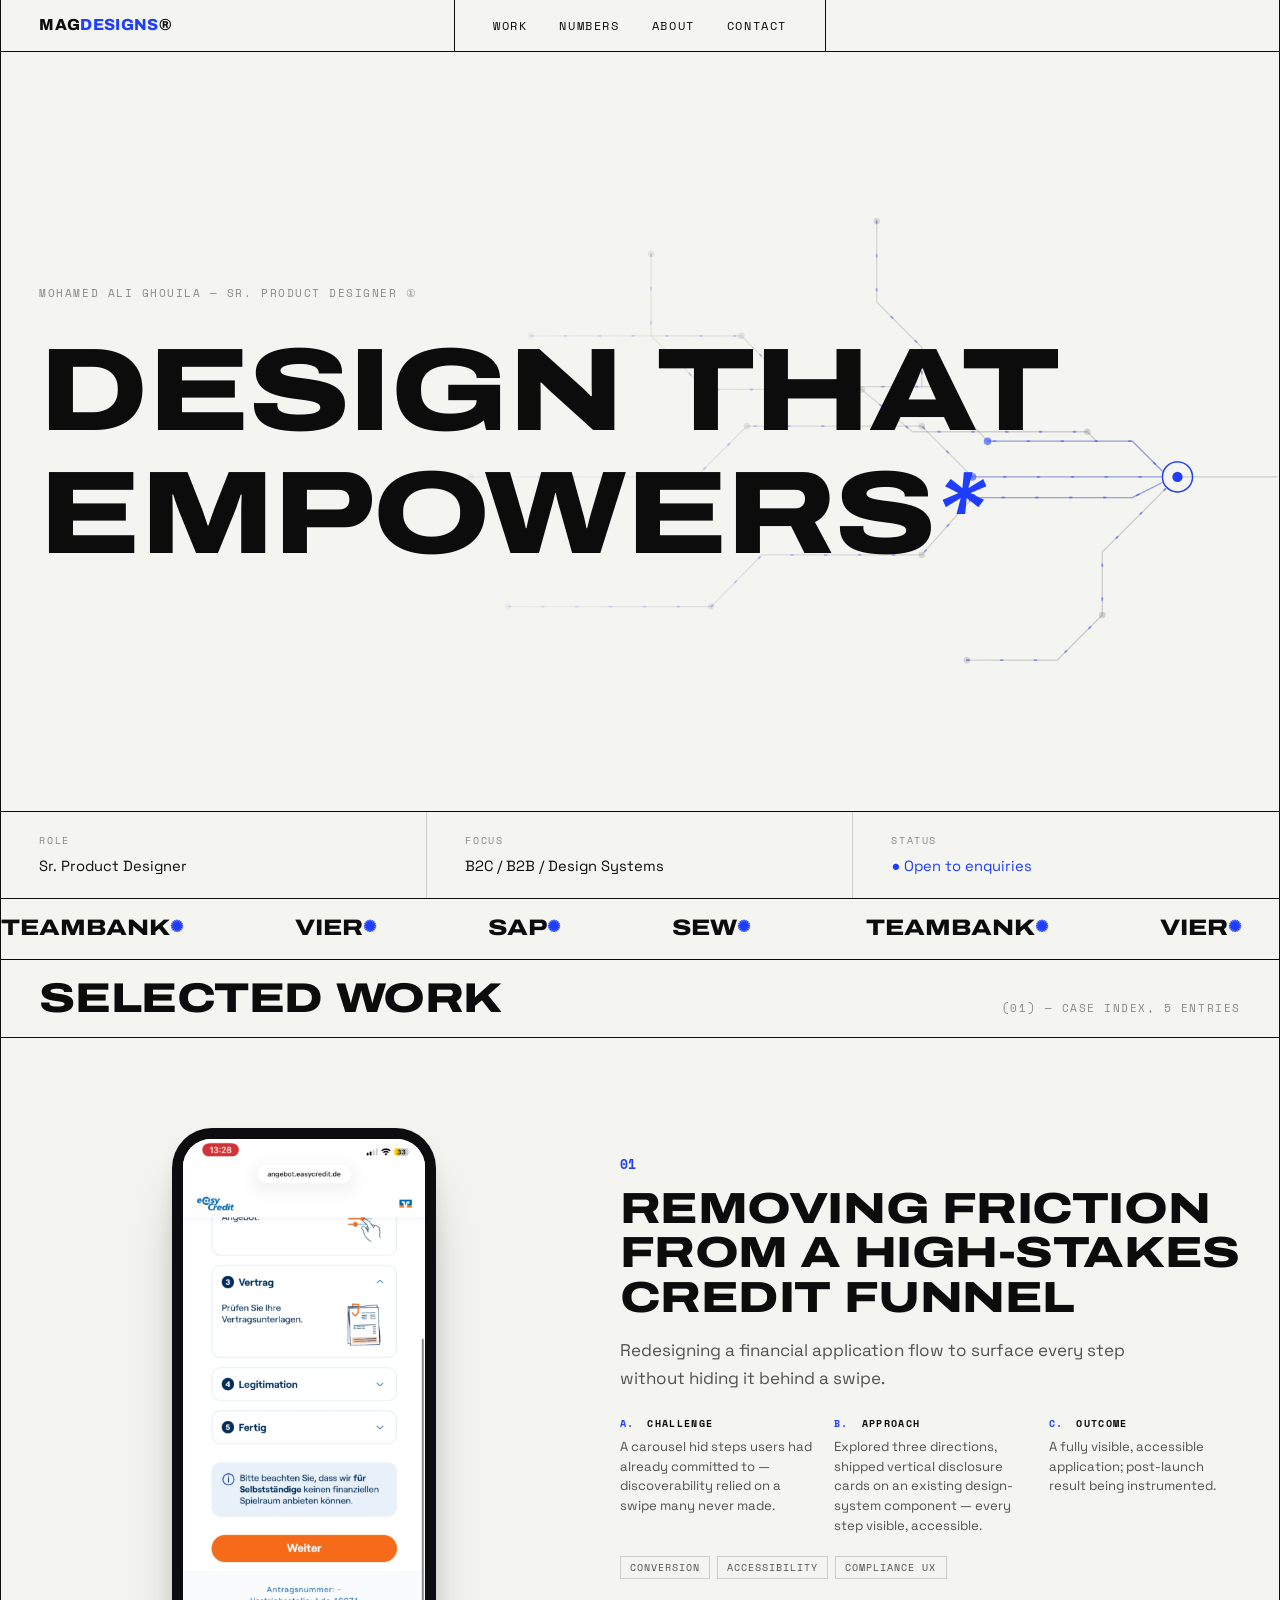
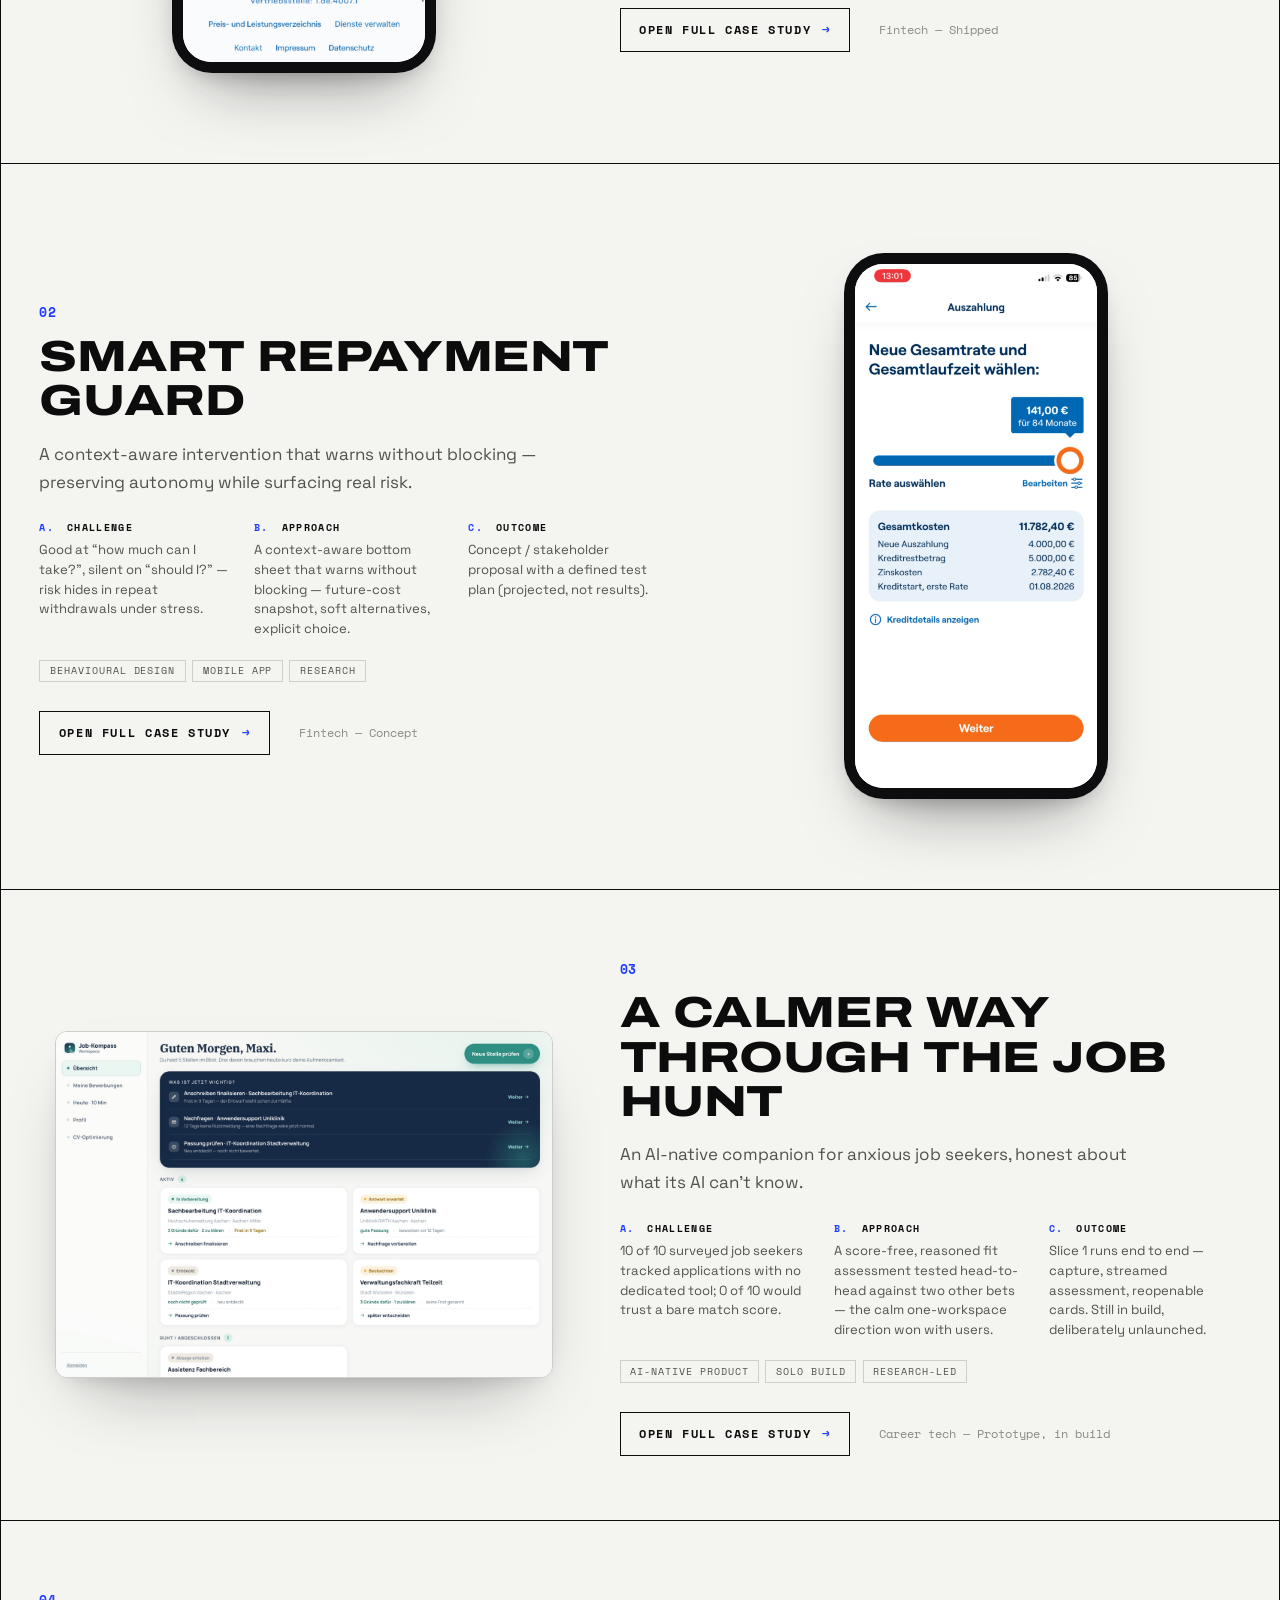
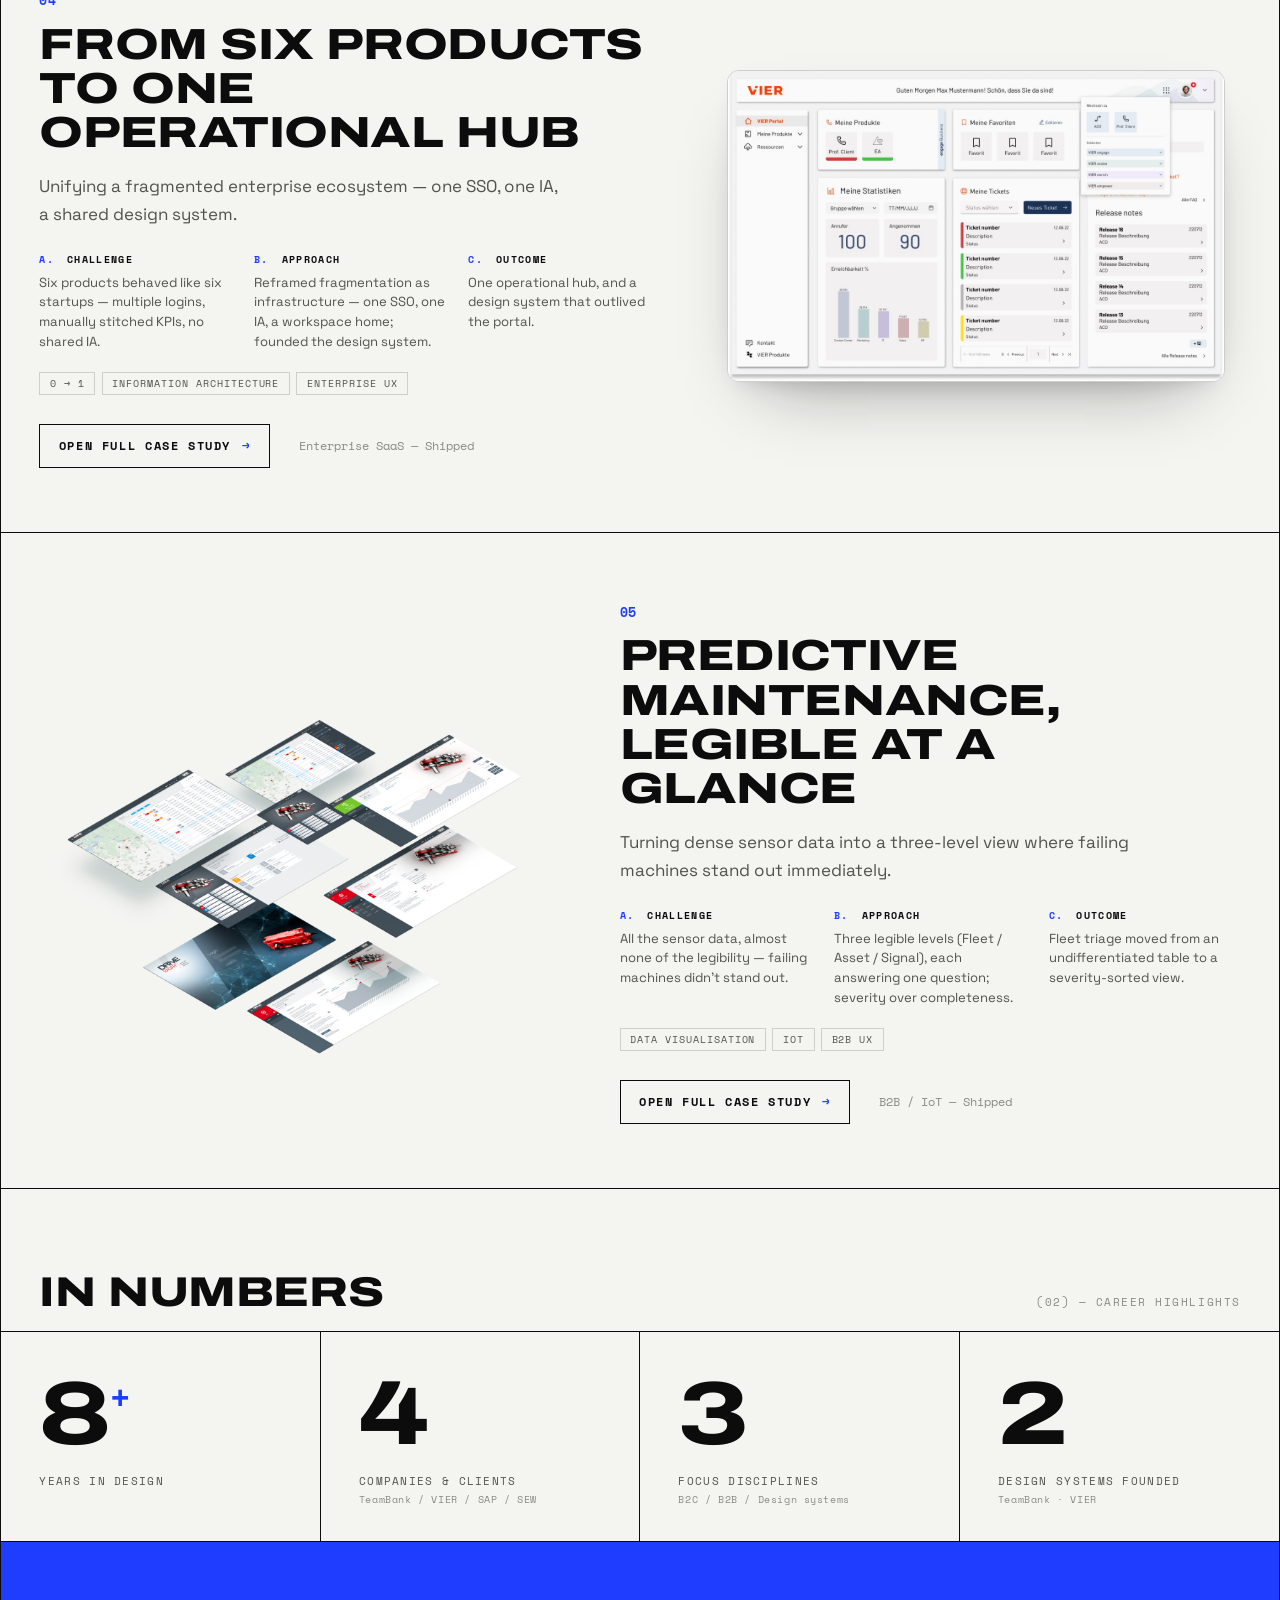
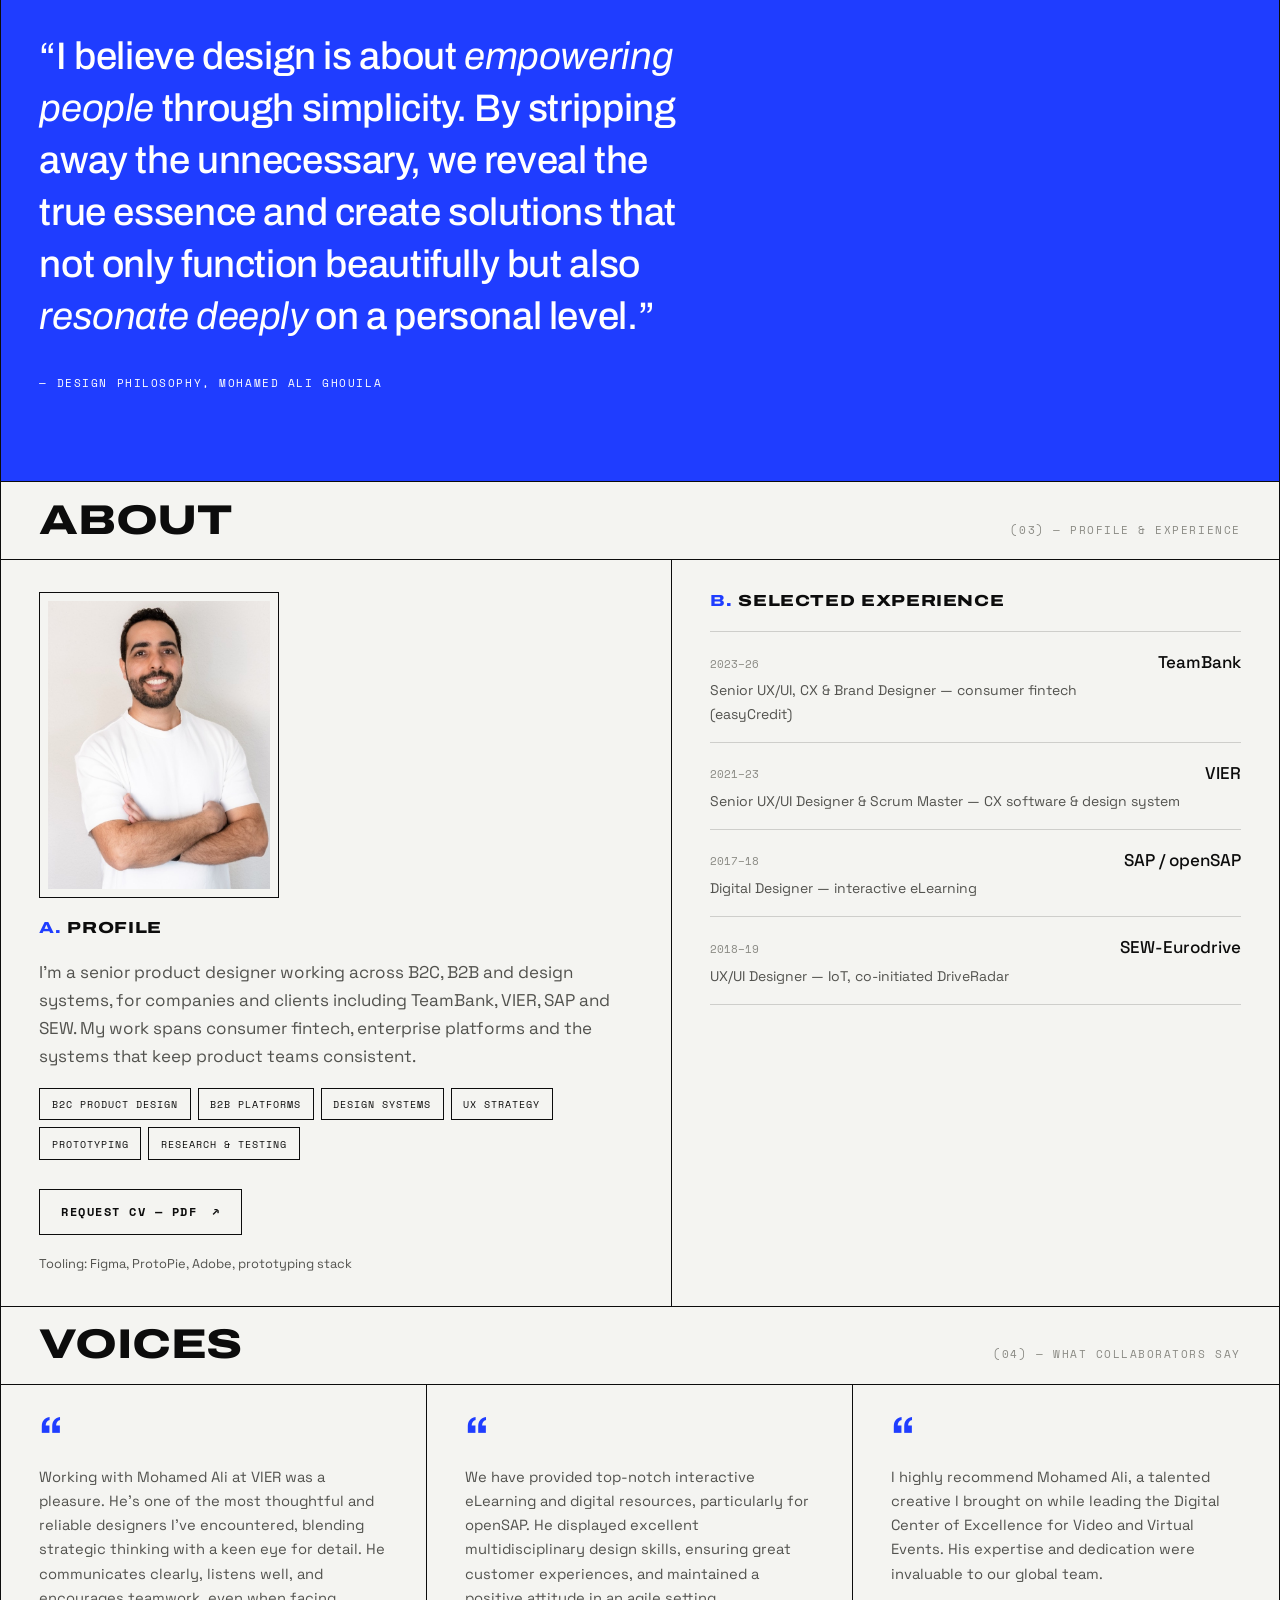
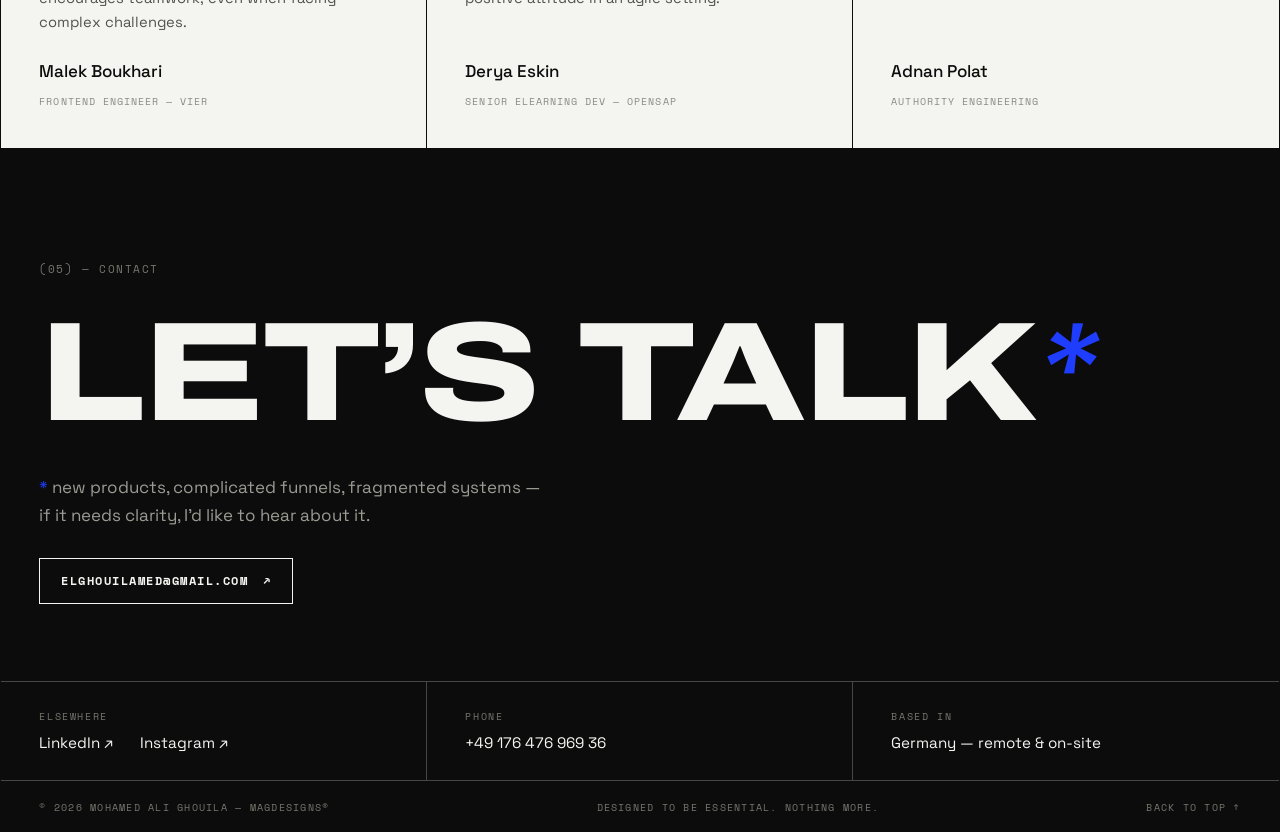
<file: index.html>
<!DOCTYPE html>
<html lang="en">
<head>
<meta charset="UTF-8" />
<meta name="viewport" content="width=device-width, initial-scale=1.0" />
<title>Mohamed Ali Ghouila — Senior Product Designer</title>
<meta name="description" content="Senior product designer based in Germany. B2C, B2B and design systems for TeamBank, VIER, SAP and SEW." />
<link rel="icon" href="favicon.svg" type="image/svg+xml" />
<link rel="preconnect" href="https://fonts.googleapis.com" />
<link rel="preconnect" href="https://fonts.gstatic.com" crossorigin />
<link href="https://fonts.googleapis.com/css2?family=Archivo:ital,wdth,wght@0,62..125,100..900;1,62..125,100..900&family=Space+Grotesk:wght@400;500&family=Space+Mono:wght@400;700&display=swap" rel="stylesheet" />
<link rel="stylesheet" href="css/main.css" />
<link rel="stylesheet" href="css/preview.css" />
<script>document.documentElement.classList.add('js');
if(new URLSearchParams(location.search).has('flat'))document.documentElement.classList.add('flat');
if(new URLSearchParams(location.search).has('shot'))document.documentElement.classList.add('shot');</script>
</head>
<body>
<a class="skip" href="#work">Skip to content</a>

<div class="frame">

<header class="top">
  <a class="top__brand" href="#top">Mag<i>designs</i>®</a>
  <nav class="top__nav" aria-label="Primary">
    <a href="#work">Work</a><a href="#numbers">Numbers</a><a href="#about">About</a><a href="#contact">Contact</a>
  </nav>
  <div class="top__meta"></div>
  <button class="top__burger" type="button" aria-expanded="false" aria-controls="menu" data-burger>
    <span></span><span></span><span class="visually-hidden">Menu</span>
  </button>
</header>

<div class="menu" id="menu">
  <nav aria-label="Mobile">
    <a href="#work" data-mlink><span><sup>01</sup>Work</span></a>
    <a href="#numbers" data-mlink><span><sup>02</sup>Numbers</span></a>
    <a href="#about" data-mlink><span><sup>03</sup>About</span></a>
    <a href="#contact" data-mlink><span><sup>04</sup>Contact</span></a>
  </nav>
  <footer class="menu__foot">
    <a href="mailto:elghouilamed@gmail.com">elghouilamed@gmail.com</a>
    <a href="https://www.linkedin.com/in/mohamedalighouila" target="_blank" rel="noopener">LinkedIn ↗</a>
  </footer>
</div>

<main id="top">

  <!-- HERO -->
  <section class="hero">
    <svg id="hero-circuit" viewBox="0 0 1600 900" preserveAspectRatio="xMaxYMid slice" aria-hidden="true" style="position:absolute;inset:0;width:100%;height:100%;z-index:0;pointer-events:none">
      <defs>
        <linearGradient id="hcFade" gradientUnits="userSpaceOnUse" x1="0" y1="0" x2="1600" y2="0">
          <stop offset="0" stop-color="#fff" stop-opacity="0"></stop>
          <stop offset="0.40" stop-color="#fff" stop-opacity="0.05"></stop>
          <stop offset="0.62" stop-color="#fff" stop-opacity="0.5"></stop>
          <stop offset="0.82" stop-color="#fff" stop-opacity="1"></stop>
        </linearGradient>
        <mask id="hcMask"><rect x="0" y="0" width="1600" height="900" fill="url(#hcFade)"></rect></mask>
      </defs>
      <g mask="url(#hcMask)">
        <g stroke="#0C0C0C" stroke-opacity="0.16" stroke-width="1.4" fill="none" stroke-linejoin="round" stroke-linecap="round">
          <path d="M740 452 H980 L1034 398 H1220 L1274 452 H1476"></path>
          <path d="M804 302 H1028 L1082 356 H1236 L1290 414 H1444 L1476 446"></path>
          <path d="M780 590 H996 L1050 535 H1220 L1274 474 H1444 L1476 458"></path>
          <path d="M932 215 V302 L990 359 H1156 L1210 404 H1396 L1406 414"></path>
          <path d="M1268 647 H1364 L1412 599 V532 L1481 463"></path>
          <path d="M1172 180 V266 L1220 314 V356"></path>
          <path d="M1492 452 H1598"></path>
        </g>
        <g stroke="#1F3DFF" stroke-width="2" fill="none" stroke-linecap="round" stroke-dasharray="2 34" style="opacity:.45">
          <path d="M740 452 H980 L1034 398 H1220 L1274 452 H1476" style="animation:flowDash 11s linear infinite"></path>
          <path d="M804 302 H1028 L1082 356 H1236 L1290 414 H1444 L1476 446" style="animation:flowDash 12.5s linear infinite 1.4s"></path>
          <path d="M780 590 H996 L1050 535 H1220 L1274 474 H1444 L1476 458" style="animation:flowDash 11.8s linear infinite .7s"></path>
          <path d="M932 215 V302 L990 359 H1156 L1210 404 H1396 L1406 414" style="animation:flowDash 13.5s linear infinite 2s"></path>
          <path d="M1268 647 H1364 L1412 599 V532 L1481 463" style="animation:flowDash 12.8s linear infinite 1s"></path>
          <path d="M1172 180 V266 L1220 314 V356" style="animation:flowDash 13s linear infinite 2.6s"></path>
        </g>
        <g stroke="#1F3DFF" stroke-opacity="0.3" stroke-width="1.4" fill="none">
          <path d="M1274 452 H1476"></path>
          <path d="M1290 414 H1444 L1476 446"></path>
          <path d="M1274 474 H1444 L1476 458"></path>
        </g>
        <g fill="#0C0C0C" fill-opacity="0.15">
          <circle cx="740" cy="452" r="3.5"></circle><circle cx="1034" cy="398" r="3.5"></circle><circle cx="1220" cy="398" r="3.5"></circle>
          <circle cx="804" cy="302" r="3.5"></circle><circle cx="1028" cy="302" r="3.5"></circle><circle cx="1236" cy="356" r="3.5"></circle>
          <circle cx="780" cy="590" r="3.5"></circle><circle cx="996" cy="590" r="3.5"></circle><circle cx="1220" cy="535" r="3.5"></circle>
          <circle cx="932" cy="215" r="3.5"></circle><circle cx="1156" cy="359" r="3.5"></circle><circle cx="1396" cy="404" r="3.5"></circle>
          <circle cx="1268" cy="647" r="3.5"></circle><circle cx="1412" cy="599" r="3.5"></circle><circle cx="1172" cy="180" r="3.5"></circle>
        </g>
        <g fill="#1F3DFF">
          <circle cx="1274" cy="452" r="4" style="opacity:.6;animation:dotBlink 5s ease-in-out infinite"></circle>
          <circle cx="1290" cy="414" r="4" style="opacity:.6;animation:dotBlink 5.6s ease-in-out infinite .8s"></circle>
          <circle cx="1274" cy="474" r="4" style="opacity:.6;animation:dotBlink 6.2s ease-in-out infinite .4s"></circle>
        </g>
        <circle cx="1492" cy="452" r="16" fill="none" stroke="#1F3DFF" stroke-width="1.5" style="transform-box:fill-box;transform-origin:center;animation:nodePulse 6s ease-out infinite"></circle>
        <circle cx="1492" cy="452" r="16" fill="none" stroke="#1F3DFF" stroke-opacity="0.3" stroke-width="1.2"></circle>
        <circle cx="1492" cy="452" r="5.5" fill="#1F3DFF"></circle>
      </g>
    </svg>
    <div class="hero__head pad">
      <p class="mono mono--soft" data-r style="margin-bottom:2rem">Mohamed Ali Ghouila — Sr. Product Designer ①</p>
      <h1 data-r>
        <span class="row"><span>Design that</span></span>
        <span class="row"><span>empowers<em>*</em></span></span>
      </h1>
    </div>
    <div class="hero__foot">
      <div><b>Role</b><span>Sr. Product Designer</span></div>
      <div><b>Focus</b><span>B2C / B2B / Design Systems</span></div>
      <div><b>Status</b><span class="blue">● Open to enquiries</span></div>
    </div>
  </section>

  <!-- MARQUEE -->
  <div class="marq" aria-hidden="true">
    <div class="marq__in">
      <span>TeamBank<i>✺</i></span><span>VIER<i>✺</i></span><span>SAP<i>✺</i></span><span>SEW<i>✺</i></span>
      <span>TeamBank<i>✺</i></span><span>VIER<i>✺</i></span><span>SAP<i>✺</i></span><span>SEW<i>✺</i></span>
      <span>TeamBank<i>✺</i></span><span>VIER<i>✺</i></span><span>SAP<i>✺</i></span><span>SEW<i>✺</i></span>
    </div>
  </div>

  <!-- WORK -->
  <section id="work" class="work--open">
    <header class="shead">
      <h2>Selected Work</h2>
      <span class="mono">(01) — Case index, 5 entries</span>
    </header>
    <article class="tcard" data-r>
      <div class="tcard__text">
        <span class="tcard__no">01</span>
        <h3 class="tcard__title"><a href="case-funnel.html">Removing friction from a high-stakes credit funnel</a></h3>
        <p class="tcard__desc">Redesigning a financial application flow to surface every step without hiding it behind a swipe.</p>
        <div class="tcard__abc">
          <div><h5><i>A.</i> Challenge</h5><p>A carousel hid steps users had already committed to — discoverability relied on a swipe many never made.</p></div>
          <div><h5><i>B.</i> Approach</h5><p>Explored three directions, shipped vertical disclosure cards on an existing design-system component — every step visible, accessible.</p></div>
          <div><h5><i>C.</i> Outcome</h5><p>A fully visible, accessible application; post-launch result being instrumented.</p></div>
        </div>
        <ul class="tcard__tags"><li>Conversion</li><li>Accessibility</li><li>Compliance UX</li></ul>
        <div class="tcard__foot">
          <a class="tcard__open" href="case-funnel.html">Open full case study <i aria-hidden="true">→</i></a>
          <span class="tcard__yr">Fintech — Shipped</span>
        </div>
      </div>
      <figure class="tcard__media">
        <div class="device device--phone">
          <div class="device__screen">
            <video src="img/decks/easycredit/01-cover-device.mp4" poster="img/decks/easycredit/01-cover-device-poster.png" autoplay muted loop playsinline></video>
          </div>
        </div>
      </figure>
    </article>
    <article class="tcard" data-r>
      <div class="tcard__text">
        <span class="tcard__no">02</span>
        <h3 class="tcard__title"><a href="case-autonomy.html">Smart Repayment Guard</a></h3>
        <p class="tcard__desc">A context-aware intervention that warns without blocking — preserving autonomy while surfacing real risk.</p>
        <div class="tcard__abc">
          <div><h5><i>A.</i> Challenge</h5><p>Good at “how much can I take?”, silent on “should I?” — risk hides in repeat withdrawals under stress.</p></div>
          <div><h5><i>B.</i> Approach</h5><p>A context-aware bottom sheet that warns without blocking — future-cost snapshot, soft alternatives, explicit choice.</p></div>
          <div><h5><i>C.</i> Outcome</h5><p>Concept / stakeholder proposal with a defined test plan (projected, not results).</p></div>
        </div>
        <ul class="tcard__tags"><li>Behavioural design</li><li>Mobile app</li><li>Research</li></ul>
        <div class="tcard__foot">
          <a class="tcard__open" href="case-autonomy.html">Open full case study <i aria-hidden="true">→</i></a>
          <span class="tcard__yr">Fintech — Concept</span>
        </div>
      </div>
      <figure class="tcard__media">
        <div class="device device--phone">
          <div class="device__screen">
            <video src="img/decks/repayment-guard/06-intervention-device.mp4" poster="img/decks/repayment-guard/06-intervention-device-poster.png" autoplay muted loop playsinline></video>
            <img class="device__sheet" src="img/decks/repayment-guard/rate-sheet.png" alt="Your rate after this payout — 157€ rises to 283€, +126€ for 36 months">
          </div>
        </div>
      </figure>
    </article>
    <article class="tcard" data-r>
      <div class="tcard__text">
        <span class="tcard__no">03</span>
        <h3 class="tcard__title"><a href="case-job-kompass.html">A calmer way through the job hunt</a></h3>
        <p class="tcard__desc">An AI-native companion for anxious job seekers, honest about what its AI can’t know.</p>
        <div class="tcard__abc">
          <div><h5><i>A.</i> Challenge</h5><p>10 of 10 surveyed job seekers tracked applications with no dedicated tool; 0 of 10 would trust a bare match score.</p></div>
          <div><h5><i>B.</i> Approach</h5><p>A score-free, reasoned fit assessment tested head-to-head against two other bets — the calm one-workspace direction won with users.</p></div>
          <div><h5><i>C.</i> Outcome</h5><p>Slice 1 runs end to end — capture, streamed assessment, reopenable cards. Still in build, deliberately unlaunched.</p></div>
        </div>
        <ul class="tcard__tags"><li>AI-native product</li><li>Solo build</li><li>Research-led</li></ul>
        <div class="tcard__foot">
          <a class="tcard__open" href="case-job-kompass.html">Open full case study <i aria-hidden="true">→</i></a>
          <span class="tcard__yr">Career tech — Prototype, in build</span>
        </div>
      </div>
      <figure class="tcard__media">
        <div class="device device--flat device--flat--wide device--flat--shot"><img src="img/cases/job-kompass.jpg" alt="" loading="lazy"></div>
      </figure>
    </article>
    <article class="tcard" data-r>
      <div class="tcard__text">
        <span class="tcard__no">04</span>
        <h3 class="tcard__title"><a href="case-platform.html">From six products to one operational hub</a></h3>
        <p class="tcard__desc">Unifying a fragmented enterprise ecosystem — one SSO, one IA, a shared design system.</p>
        <div class="tcard__abc">
          <div><h5><i>A.</i> Challenge</h5><p>Six products behaved like six startups — multiple logins, manually stitched KPIs, no shared IA.</p></div>
          <div><h5><i>B.</i> Approach</h5><p>Reframed fragmentation as infrastructure — one SSO, one IA, a workspace home; founded the design system.</p></div>
          <div><h5><i>C.</i> Outcome</h5><p>One operational hub, and a design system that outlived the portal.</p></div>
        </div>
        <ul class="tcard__tags"><li>0 → 1</li><li>Information architecture</li><li>Enterprise UX</li></ul>
        <div class="tcard__foot">
          <a class="tcard__open" href="case-platform.html">Open full case study <i aria-hidden="true">→</i></a>
          <span class="tcard__yr">Enterprise SaaS — Shipped</span>
        </div>
      </div>
      <figure class="tcard__media">
        <div class="device device--flat device--flat--wide device--flat--shot"><img src="img/cases/vier-portal.jpg" alt="" loading="lazy"></div>
      </figure>
    </article>
    <article class="tcard" data-r>
      <div class="tcard__text">
        <span class="tcard__no">05</span>
        <h3 class="tcard__title"><a href="case-driveradar.html">Predictive maintenance, legible at a glance</a></h3>
        <p class="tcard__desc">Turning dense sensor data into a three-level view where failing machines stand out immediately.</p>
        <div class="tcard__abc">
          <div><h5><i>A.</i> Challenge</h5><p>All the sensor data, almost none of the legibility — failing machines didn’t stand out.</p></div>
          <div><h5><i>B.</i> Approach</h5><p>Three legible levels (Fleet / Asset / Signal), each answering one question; severity over completeness.</p></div>
          <div><h5><i>C.</i> Outcome</h5><p>Fleet triage moved from an undifferentiated table to a severity-sorted view.</p></div>
        </div>
        <ul class="tcard__tags"><li>Data visualisation</li><li>IoT</li><li>B2B UX</li></ul>
        <div class="tcard__foot">
          <a class="tcard__open" href="case-driveradar.html">Open full case study <i aria-hidden="true">→</i></a>
          <span class="tcard__yr">B2B / IoT — Shipped</span>
        </div>
      </div>
      <figure class="tcard__media">
        <div class="device device--flat device--flat--wide"><img src="img/cases/driveradar.png" alt="" loading="lazy"></div>
      </figure>
    </article>
    <p class="work__more" data-r>More work under NDA — <a href="mailto:elghouilamed@gmail.com">request the full portfolio deck</a>.</p>
  </section>

  <!-- NUMBERS -->
  <section id="numbers">
    <header class="shead">
      <h2>In Numbers</h2>
      <span class="mono">(02) — Career highlights</span>
    </header>
    <div class="nums" data-r>
      <div class="num"><b><span data-count="8">0</span><sup>+</sup></b><span>Years in design</span></div>
      <div class="num"><b><span data-count="4">0</span></b><span>Companies &amp; clients<small>TeamBank / VIER / SAP / SEW</small></span></div>
      <div class="num"><b><span data-count="3">0</span></b><span>Focus disciplines<small>B2C / B2B / Design systems</small></span></div>
      <div class="num"><b><span data-count="2">0</span></b><span>Design systems founded<small>TeamBank · VIER</small></span></div>
    </div>
  </section>

  <!-- PHILOSOPHY -->
  <section class="philo" aria-label="Design philosophy">
    <p data-r>“I believe design is about <em>empowering people</em> through simplicity. By stripping away the unnecessary, we reveal the true essence and create solutions that not only function beautifully but also <em>resonate deeply</em> on a personal level.”</p>
    <cite data-r>— Design philosophy, Mohamed Ali Ghouila</cite>
  </section>

  <!-- ABOUT -->
  <section id="about">
    <header class="shead">
      <h2>About</h2>
      <span class="mono">(03) — Profile &amp; experience</span>
    </header>
    <div class="about">
      <div class="about__l" data-r>
        <figure class="about__portrait">
          <img src="img/home/portrait.jpg" alt="Mohamed Ali Ghouila" width="710" height="888" loading="lazy" />
        </figure>
        <h3><i>A.</i> Profile</h3>
        <p>I’m a senior product designer working across B2C, B2B and design systems, for companies and clients including TeamBank, VIER, SAP and SEW. My work spans consumer fintech, enterprise platforms and the systems that keep product teams consistent.</p>
        <ul class="about__chips" aria-label="Focus areas">
          <li>B2C product design</li><li>B2B platforms</li><li>Design systems</li>
          <li>UX strategy</li><li>Prototyping</li><li>Research &amp; testing</li>
        </ul>
        <a class="btn" href="mailto:elghouilamed@gmail.com?subject=CV%20request">Request CV — PDF<span aria-hidden="true">↗</span></a>
        <p class="fine">Tooling: Figma, ProtoPie, Adobe, prototyping stack</p>
      </div>
      <div data-r>
        <h3><i>B.</i> Selected experience</h3>
        <ol class="xp">
          <li><b>TeamBank</b><i>Senior UX/UI, CX &amp; Brand Designer — consumer fintech (easyCredit)</i><span>2023–26</span></li>
          <li><b>VIER</b><i>Senior UX/UI Designer &amp; Scrum Master — CX software &amp; design system</i><span>2021–23</span></li>
          <li><b>SAP / openSAP</b><i>Digital Designer — interactive eLearning</i><span>2017–18</span></li>
          <li><b>SEW-Eurodrive</b><i>UX/UI Designer — IoT, co-initiated DriveRadar</i><span>2018–19</span></li>
        </ol>
      </div>
    </div>
  </section>

  <!-- VOICES -->
  <section id="voices">
    <header class="shead">
      <h2>Voices</h2>
      <span class="mono">(04) — What collaborators say</span>
    </header>
    <div class="voices">
      <figure class="voice" data-r>
        <span class="qm" aria-hidden="true">“</span>
        <blockquote><p>Working with Mohamed Ali at VIER was a pleasure. He’s one of the most thoughtful and reliable designers I’ve encountered, blending strategic thinking with a keen eye for detail. He communicates clearly, listens well, and encourages teamwork, even when facing complex challenges.</p></blockquote>
        <figcaption><b>Malek Boukhari</b><span>Frontend Engineer — VIER</span></figcaption>
      </figure>
      <figure class="voice" data-r>
        <span class="qm" aria-hidden="true">“</span>
        <blockquote><p>We have provided top-notch interactive eLearning and digital resources, particularly for openSAP. He displayed excellent multidisciplinary design skills, ensuring great customer experiences, and maintained a positive attitude in an agile setting.</p></blockquote>
        <figcaption><b>Derya Eskin</b><span>Senior eLearning Dev — openSAP</span></figcaption>
      </figure>
      <figure class="voice" data-r>
        <span class="qm" aria-hidden="true">“</span>
        <blockquote><p>I highly recommend Mohamed Ali, a talented creative I brought on while leading the Digital Center of Excellence for Video and Virtual Events. His expertise and dedication were invaluable to our global team.</p></blockquote>
        <figcaption><b>Adnan Polat</b><span>Authority Engineering</span></figcaption>
      </figure>
    </div>
  </section>

  <!-- CONTACT -->
  <section class="contact" id="contact">
    <div class="contact__main">
      <p class="mono" data-r style="color:#77776f;margin-bottom:2rem">(05) — Contact</p>
      <h2 data-r><a href="mailto:elghouilamed@gmail.com">Let’s talk<em>*</em></a></h2>
      <p class="contact__lede" data-r><em class="blue" style="font-style:normal">*</em> new products, complicated funnels, fragmented systems — if it needs clarity, I’d like to hear about it.</p>
      <a class="btn btn--inv" href="mailto:elghouilamed@gmail.com" data-r>elghouilamed@gmail.com<span aria-hidden="true">↗</span></a>
    </div>
    <div class="contact__row">
      <div><b>Elsewhere</b>
        <a href="https://www.linkedin.com/in/mohamedalighouila" target="_blank" rel="noopener">LinkedIn ↗</a>
        <a href="https://www.instagram.com/medali_ghouila/" target="_blank" rel="noopener">Instagram ↗</a>
      </div>
      <div><b>Phone</b><a href="tel:+4917647696936">+49 176 476 969 36</a></div>
      <div><b>Based in</b><span style="font-size:.95rem">Germany — remote &amp; on-site</span></div>
    </div>
    <footer class="contact__foot">
      <p>© <span data-year>2026</span> Mohamed Ali Ghouila — Magdesigns®</p>
      <p>Designed to be essential. Nothing more.</p>
      <a href="#top">Back to top ↑</a>
    </footer>
  </section>
</main>
</div>

<script src="js/main.js" defer></script>
</body>
</html>
</file>
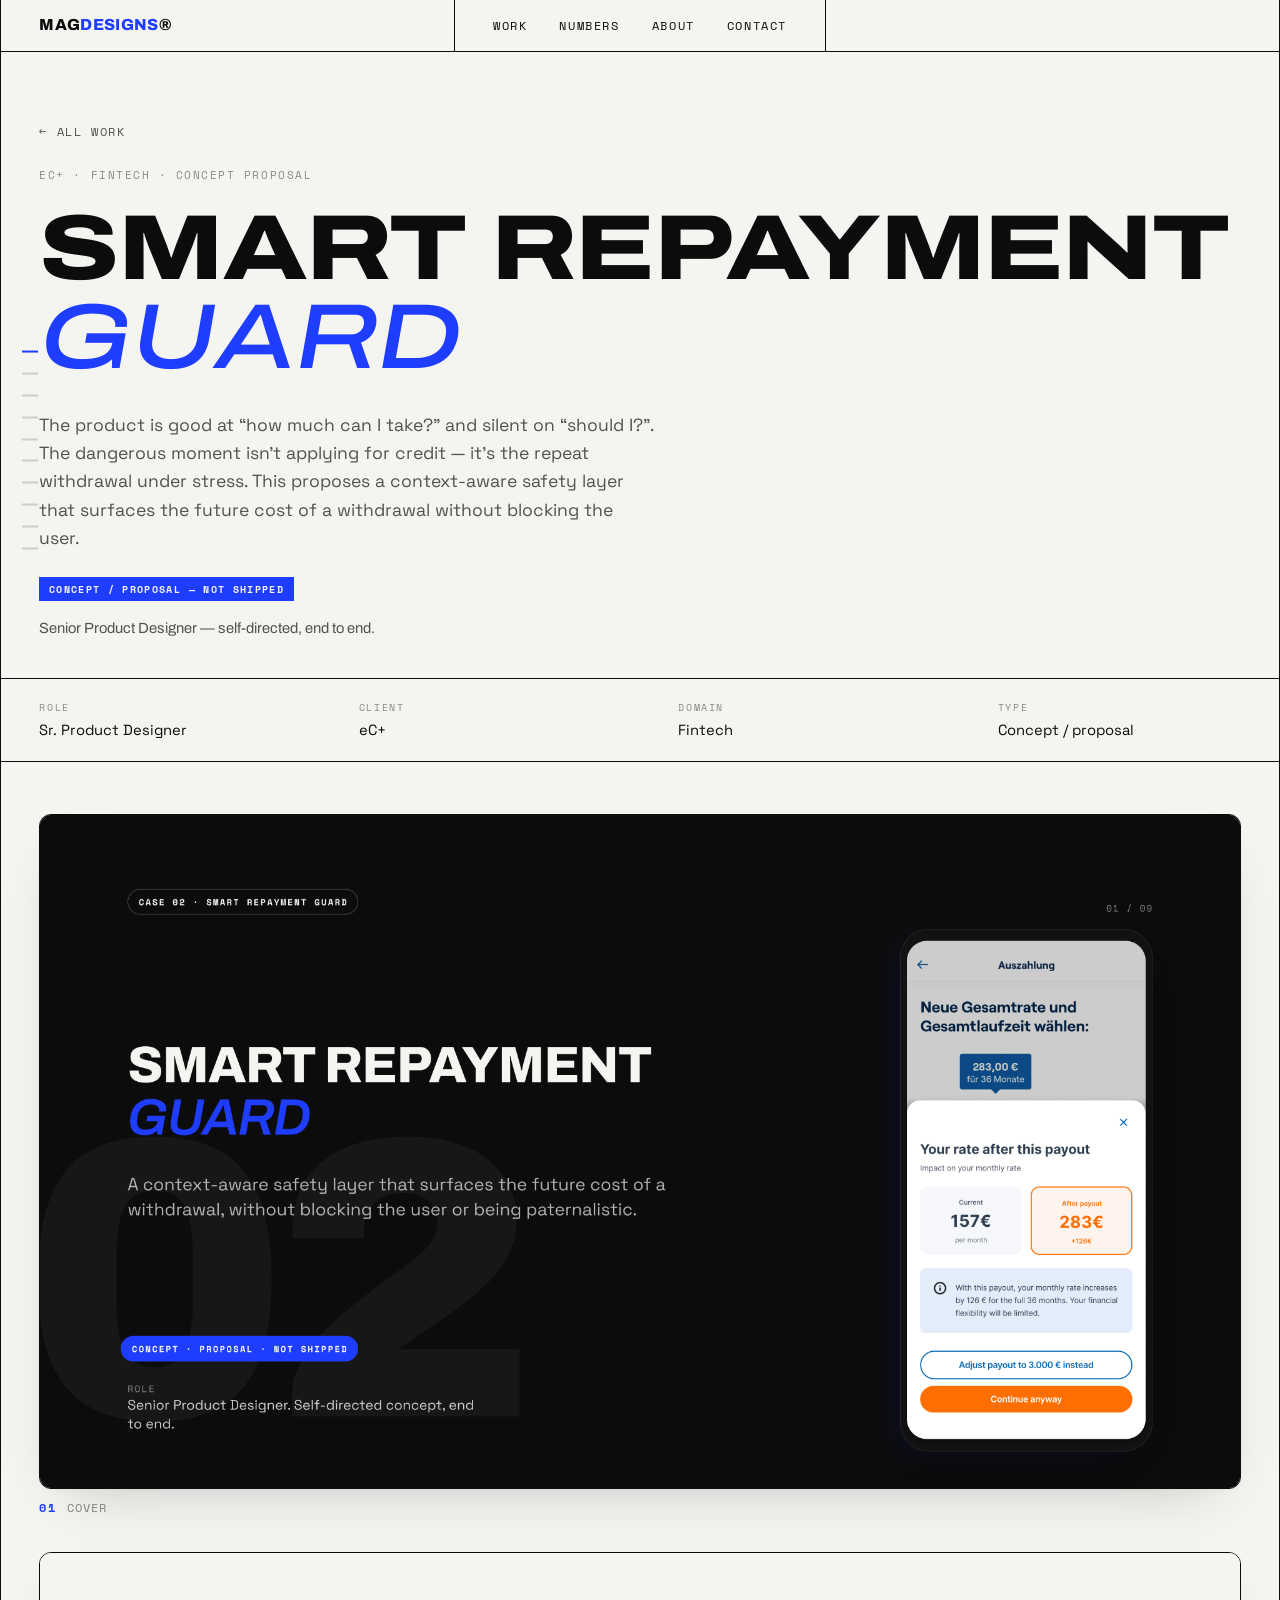
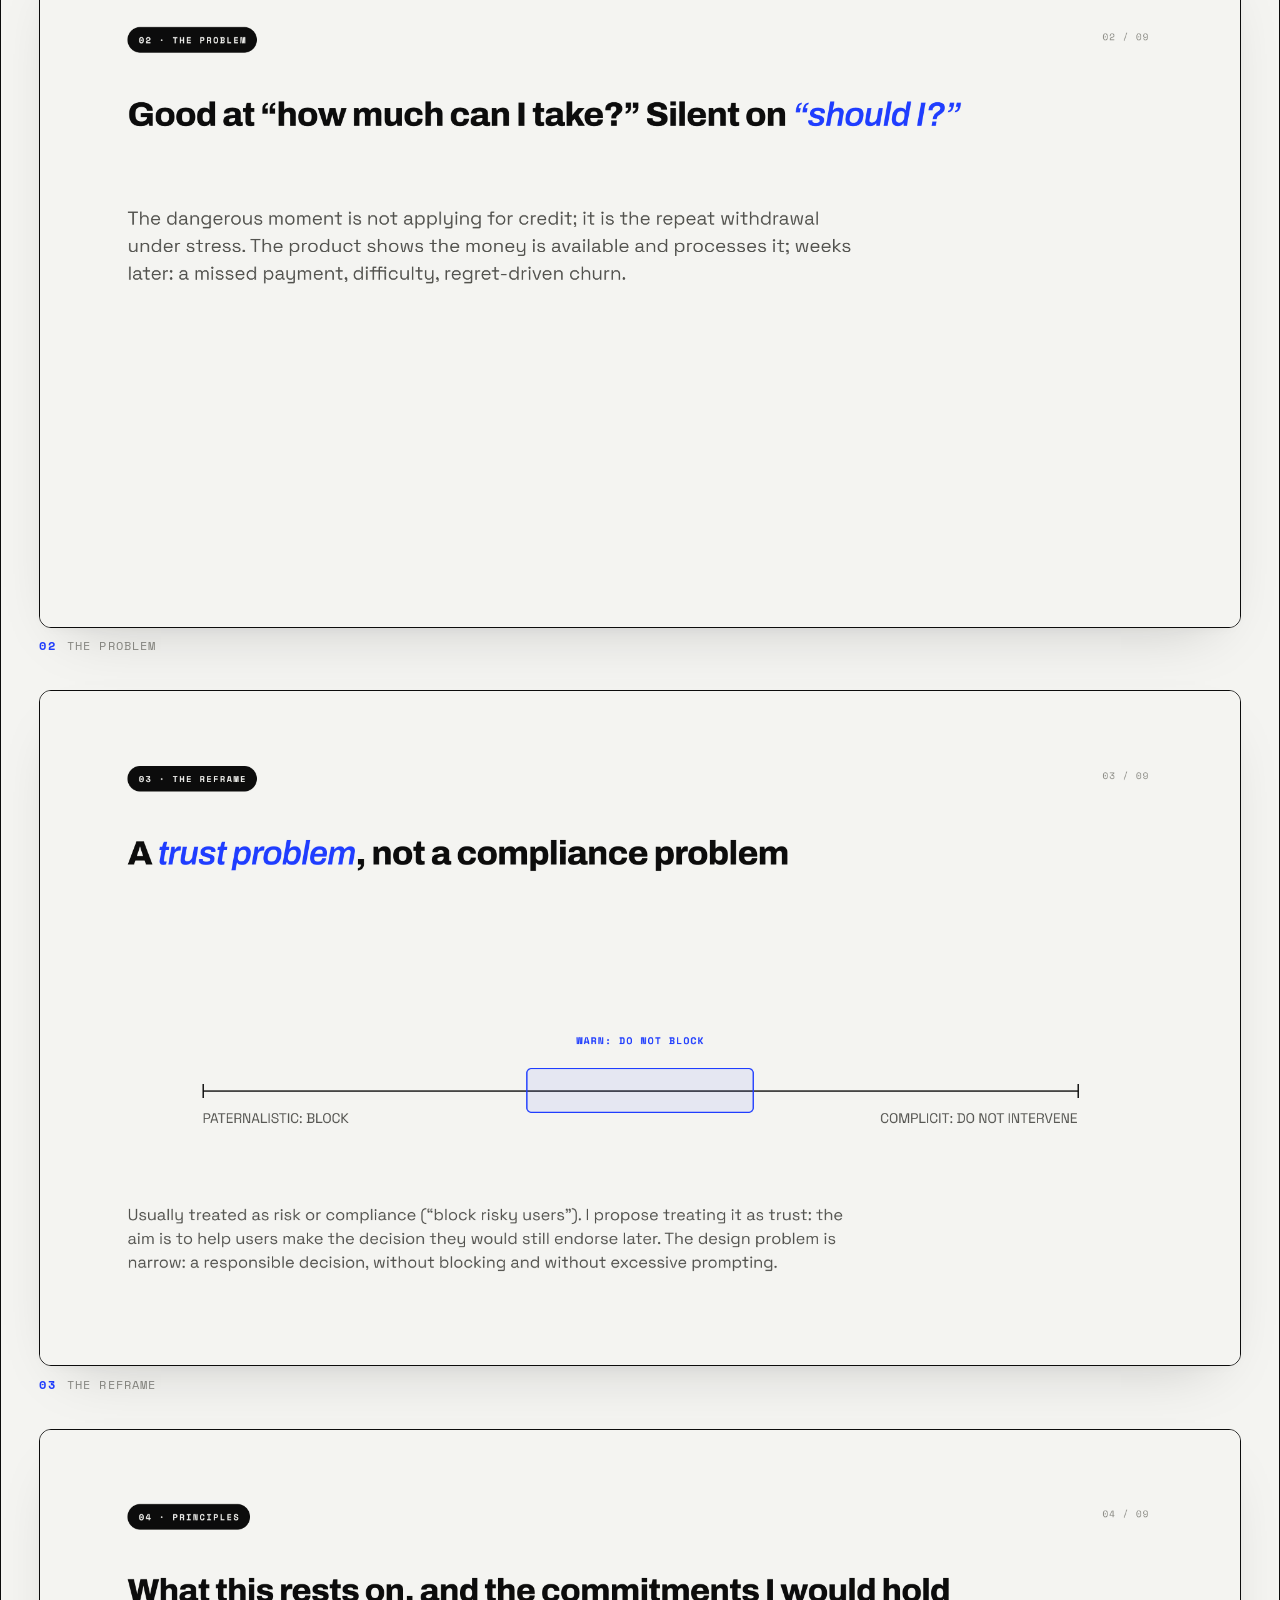
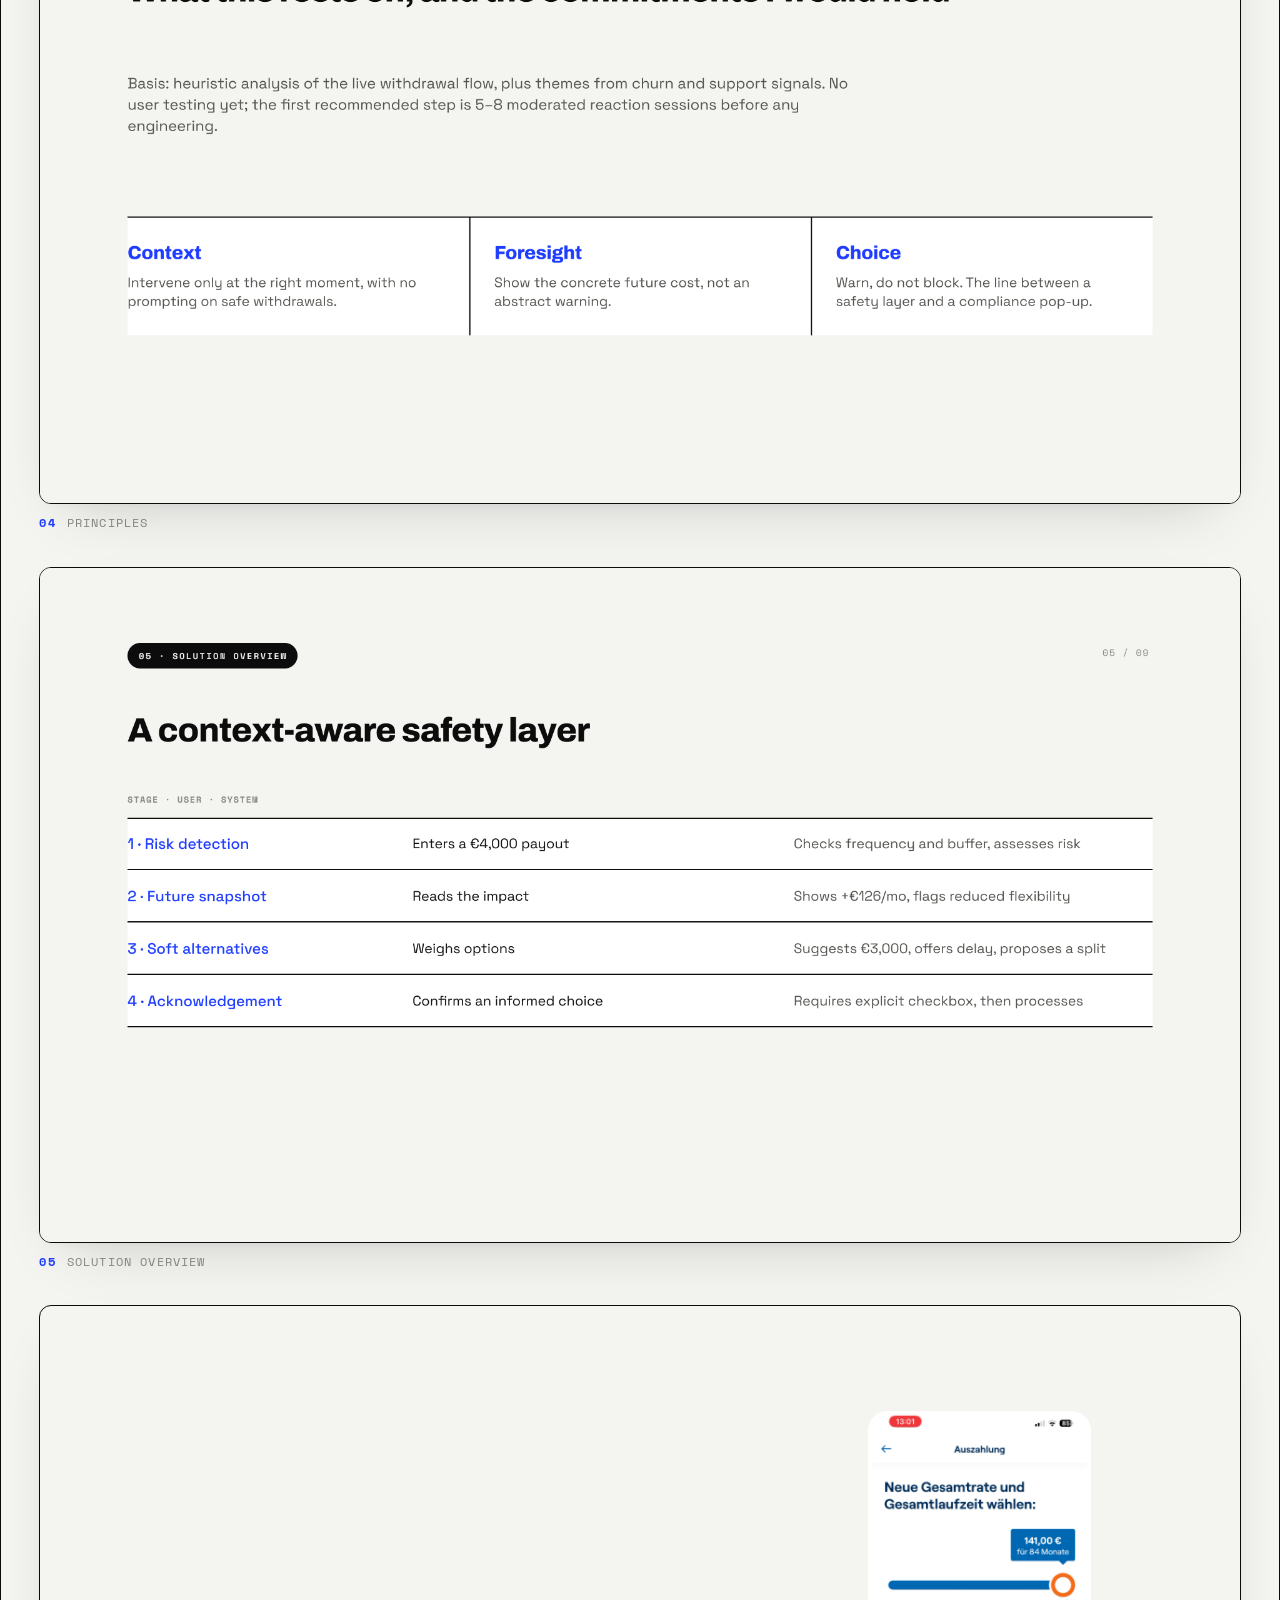
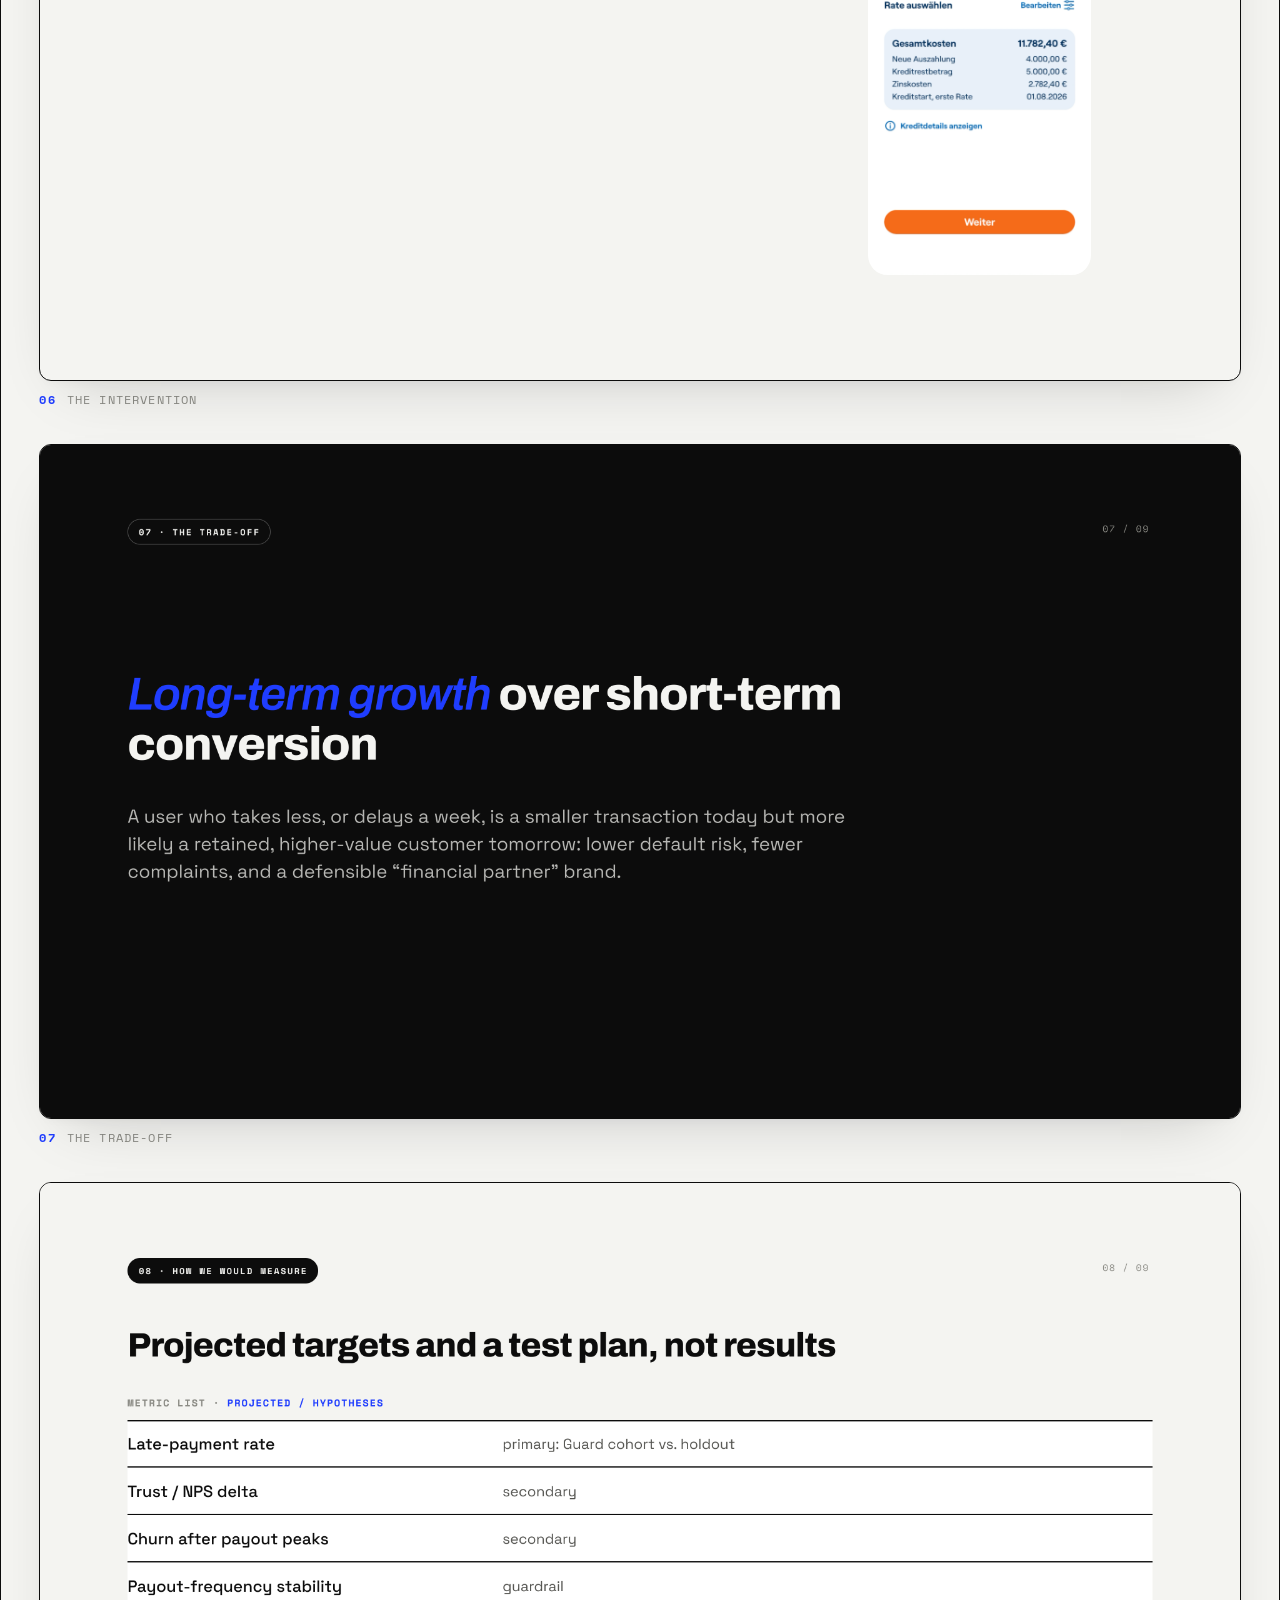
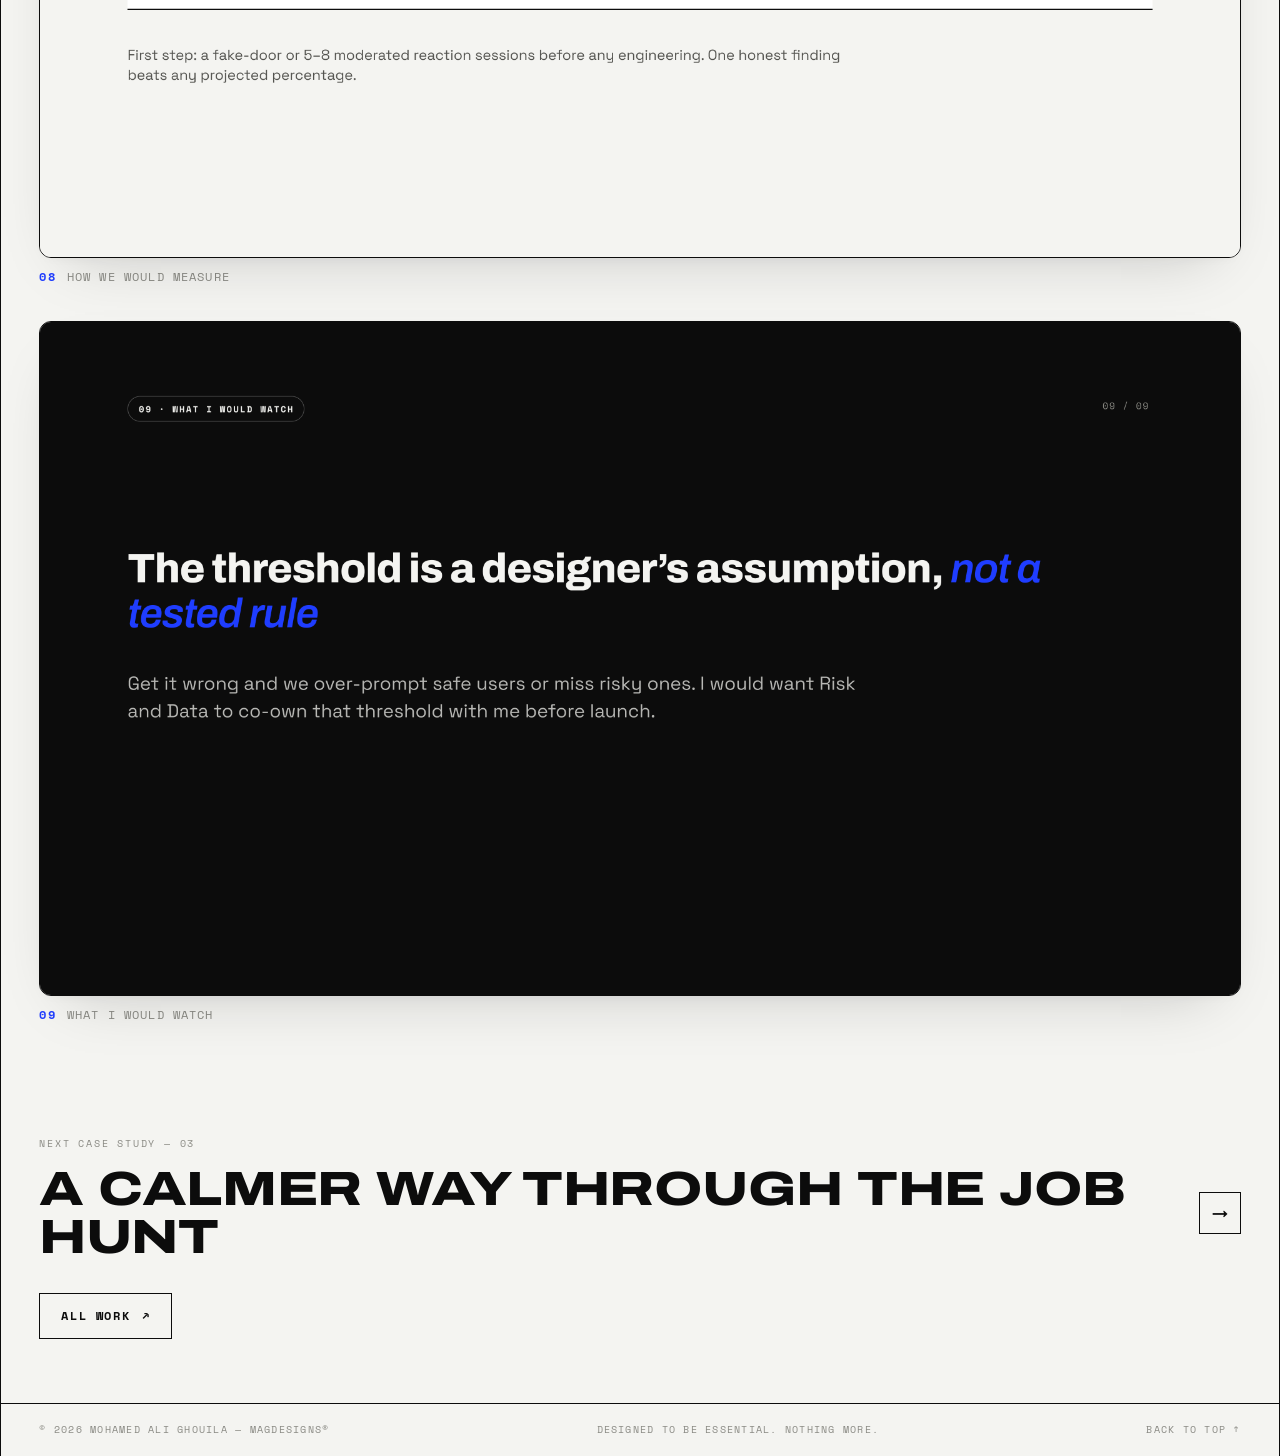
<file: case-autonomy.html>
<!DOCTYPE html>
<html lang="en">
<head>
<meta charset="UTF-8" />
<meta name="viewport" content="width=device-width, initial-scale=1.0" />
<title>Smart Repayment Guard — Mohamed Ali Ghouila</title>
<meta name="description" content="A context-aware intervention that helps customers avoid financial overextension — without blocking them, and without being paternalistic. A concept / stakeholder proposal." />
<link rel="icon" href="favicon.svg" type="image/svg+xml" />
<link rel="preconnect" href="https://fonts.googleapis.com" />
<link rel="preconnect" href="https://fonts.gstatic.com" crossorigin />
<link href="https://fonts.googleapis.com/css2?family=Archivo:ital,wdth,wght@0,62..125,100..900;1,62..125,100..900&family=Space+Grotesk:wght@400;500&family=Space+Mono:wght@400;700&display=swap" rel="stylesheet" />
<link rel="stylesheet" href="css/main.css?v=066f9372" />
<link rel="stylesheet" href="css/case.css?v=066f9372" />
<script>document.documentElement.classList.add('js');
if(new URLSearchParams(location.search).has('flat'))document.documentElement.classList.add('flat');</script>
</head>
<body>
<a class="skip" href="#overview">Skip to content</a>

<div class="frame">

<header class="top">
  <a class="top__brand" href="index.html#top">Mag<i>designs</i>®</a>
  <nav class="top__nav" aria-label="Primary">
    <a href="index.html#work">Work</a><a href="index.html#numbers">Numbers</a><a href="index.html#about">About</a><a href="index.html#contact">Contact</a>
  </nav>
  <div class="top__meta"></div>
  <button class="top__burger" type="button" aria-expanded="false" aria-controls="menu" data-burger>
    <span></span><span></span><span class="visually-hidden">Menu</span>
  </button>
</header>

<div class="menu" id="menu">
  <nav aria-label="Mobile">
    <a href="index.html#work" data-mlink><span><sup>01</sup>Work</span></a>
    <a href="index.html#numbers" data-mlink><span><sup>02</sup>Numbers</span></a>
    <a href="index.html#about" data-mlink><span><sup>03</sup>About</span></a>
    <a href="index.html#contact" data-mlink><span><sup>04</sup>Contact</span></a>
  </nav>
  <footer class="menu__foot">
    <a href="mailto:elghouilamed@gmail.com">elghouilamed@gmail.com</a>
    <a href="https://www.linkedin.com/in/mohamedalighouila" target="_blank" rel="noopener">LinkedIn ↗</a>
  </footer>
</div>

<main id="top" class="cpage">

  <nav class="toc" aria-label="On this page">
    <span class="toc__cap">On this page</span>
    <a class="toc__item" href="#overview"><span class="toc__dash" aria-hidden="true"></span><span class="toc__text"><span class="toc__no">01</span><span class="toc__label">Overview</span></span></a>
    <a class="toc__item" href="#slide-1"><span class="toc__dash" aria-hidden="true"></span><span class="toc__text"><span class="toc__no">02</span><span class="toc__label">Cover</span></span></a>
    <a class="toc__item" href="#slide-2"><span class="toc__dash" aria-hidden="true"></span><span class="toc__text"><span class="toc__no">03</span><span class="toc__label">The problem</span></span></a>
    <a class="toc__item" href="#slide-3"><span class="toc__dash" aria-hidden="true"></span><span class="toc__text"><span class="toc__no">04</span><span class="toc__label">The reframe</span></span></a>
    <a class="toc__item" href="#slide-4"><span class="toc__dash" aria-hidden="true"></span><span class="toc__text"><span class="toc__no">05</span><span class="toc__label">Principles</span></span></a>
    <a class="toc__item" href="#slide-5"><span class="toc__dash" aria-hidden="true"></span><span class="toc__text"><span class="toc__no">06</span><span class="toc__label">Solution overview</span></span></a>
    <a class="toc__item" href="#slide-6"><span class="toc__dash" aria-hidden="true"></span><span class="toc__text"><span class="toc__no">07</span><span class="toc__label">The intervention</span></span></a>
    <a class="toc__item" href="#slide-7"><span class="toc__dash" aria-hidden="true"></span><span class="toc__text"><span class="toc__no">08</span><span class="toc__label">The trade-off</span></span></a>
    <a class="toc__item" href="#slide-8"><span class="toc__dash" aria-hidden="true"></span><span class="toc__text"><span class="toc__no">09</span><span class="toc__label">How we would measure</span></span></a>
    <a class="toc__item" href="#slide-9"><span class="toc__dash" aria-hidden="true"></span><span class="toc__text"><span class="toc__no">10</span><span class="toc__label">What I would watch</span></span></a>
  </nav>

  <!-- OVERVIEW / HERO -->
  <section class="chero" id="overview">
    <div class="chero__top pad">
      <a class="chero__back" href="index.html#work" data-r>← All work</a>
      <p class="mono mono--soft chero__tag" data-r>eC+ · Fintech · Concept proposal</p>
      <h1 data-r>Smart Repayment <em>Guard</em></h1>
      <p class="chero__lede" data-r>The product is good at “how much can I take?” and silent on “should I?”. The dangerous moment isn’t applying for credit — it’s the repeat withdrawal under stress. This proposes a context-aware safety layer that surfaces the future cost of a withdrawal without blocking the user.</p>
      <p class="chero__role" data-r><span class="cbadge cbadge--concept">Concept / proposal — not shipped</span><span>Senior Product Designer — self-directed, end to end.</span></p>
    </div>
    <dl class="chero__meta" data-r>
      <div><dt>Role</dt><dd>Sr. Product Designer</dd></div>
      <div><dt>Client</dt><dd>eC+</dd></div>
      <div><dt>Domain</dt><dd>Fintech</dd></div>
      <div><dt>Type</dt><dd>Concept / proposal</dd></div>
    </dl>
  </section>

  
  <section class="deck" aria-label="Smart Repayment Guard — deck">
    <figure class="slide" id="slide-1" data-r>
      <div class="slide__media">
        <img class="slide__img" src="img/decks/repayment-guard/01-cover.png" alt="Cover — Smart Repayment Guard, concept / proposal, not shipped; a context-aware safety layer that surfaces the future cost of a withdrawal without blocking the user" width="1920" height="1080" loading="eager" decoding="async" />
        
      </div>
      <figcaption class="slide__cap"><span class="slide__no">01</span><span>Cover</span></figcaption>
    </figure>
    <figure class="slide" id="slide-2" data-r>
      <div class="slide__media">
        <img class="slide__img" src="img/decks/repayment-guard/02-problem.png" alt="The problem — good at “how much can I take?”, silent on “should I?”; the dangerous moment is the repeat withdrawal under stress, not the credit application" width="1920" height="1080" loading="eager" decoding="async" />
        
      </div>
      <figcaption class="slide__cap"><span class="slide__no">02</span><span>The problem</span></figcaption>
    </figure>
    <figure class="slide" id="slide-3" data-r>
      <div class="slide__media">
        <img class="slide__img" src="img/decks/repayment-guard/03-reframe.png" alt="The reframe — a trust problem, not a compliance problem, positioned between paternalistic blocking and complicit non-intervention, aiming to warn without blocking" width="1920" height="1080" loading="lazy" decoding="async" />
        
      </div>
      <figcaption class="slide__cap"><span class="slide__no">03</span><span>The reframe</span></figcaption>
    </figure>
    <figure class="slide" id="slide-4" data-r>
      <div class="slide__media">
        <img class="slide__img" src="img/decks/repayment-guard/04-principles.png" alt="Principles — based on heuristic analysis of the withdrawal flow plus churn/support signals, with three commitments: context, foresight, and choice" width="1920" height="1080" loading="lazy" decoding="async" />
        
      </div>
      <figcaption class="slide__cap"><span class="slide__no">04</span><span>Principles</span></figcaption>
    </figure>
    <figure class="slide" id="slide-5" data-r>
      <div class="slide__media">
        <img class="slide__img" src="img/decks/repayment-guard/05-solution.png" alt="Solution overview — a four-stage flow: risk detection, future snapshot, soft alternatives, and acknowledgement, with the user and system action at each stage" width="1920" height="1080" loading="lazy" decoding="async" />
        
      </div>
      <figcaption class="slide__cap"><span class="slide__no">05</span><span>Solution overview</span></figcaption>
    </figure>
    <figure class="slide" id="slide-6" data-r>
      <div class="slide__media">
        <img class="slide__img" src="img/decks/repayment-guard/06-intervention.png" alt="The intervention — a future-snapshot overlay on a real easyCredit Plus payout screen shows the rate rising from 157€ to 283€ (+126€) after the payout, with softer alternatives offered" width="1920" height="1080" loading="lazy" decoding="async" />
        <div class="slide__device" style="left:68.9583%;top:15.5556%;width:18.5938%;height:68.7963%;border-radius:8.96% / 4.30%">
          <video src="img/decks/repayment-guard/06-intervention-device.mp4" poster="img/decks/repayment-guard/06-intervention-device-poster.png" data-once muted playsinline preload="auto"></video>
          <img class="device__sheet" src="img/decks/repayment-guard/rate-sheet.png" data-at="10.7" data-until="15.5" alt="Your rate after this payout — 157€ rises to 283€, +126€ for 36 months">
          <img class="device__sheet" src="img/decks/repayment-guard/confirm-sheet.png" data-at="15.5" alt="Please confirm payout — I understand the impact on my monthly finances">
        </div>
      </div>
      <figcaption class="slide__cap"><span class="slide__no">06</span><span>The intervention</span></figcaption>
    </figure>
    <figure class="slide" id="slide-7" data-r>
      <div class="slide__media">
        <img class="slide__img" src="img/decks/repayment-guard/07-tradeoff.png" alt="The trade-off — long-term growth over short-term conversion; a smaller withdrawal today favors a retained, higher-value customer tomorrow" width="1920" height="1080" loading="lazy" decoding="async" />
        
      </div>
      <figcaption class="slide__cap"><span class="slide__no">07</span><span>The trade-off</span></figcaption>
    </figure>
    <figure class="slide" id="slide-8" data-r>
      <div class="slide__media">
        <img class="slide__img" src="img/decks/repayment-guard/08-measure.png" alt="How we would measure — projected targets and a test plan, not results, tracking late-payment rate, trust/NPS delta, churn after payout peaks, and payout-frequency stability" width="1920" height="1080" loading="lazy" decoding="async" />
        
      </div>
      <figcaption class="slide__cap"><span class="slide__no">08</span><span>How we would measure</span></figcaption>
    </figure>
    <figure class="slide" id="slide-9" data-r>
      <div class="slide__media">
        <img class="slide__img" src="img/decks/repayment-guard/09-watch.png" alt="What I would watch — the risk threshold is a designer's assumption, not a tested rule, so Risk and Data would co-own it before launch" width="1920" height="1080" loading="lazy" decoding="async" />
        
      </div>
      <figcaption class="slide__cap"><span class="slide__no">09</span><span>What I would watch</span></figcaption>
    </figure>
  </section>

  <!-- NEXT CASE -->
  <section class="cnext">
    <div class="cnext__row" data-r>
      <div>
        <p class="cnext__lab">Next case study — 03</p>
        <a class="cnext__title" href="case-job-kompass.html">A calmer way through the job hunt<span class="orb" aria-hidden="true">→</span></a>
      </div>
      <a class="cnext__all" href="index.html#work">All work <span aria-hidden="true">↗</span></a>
    </div>
  </section>

  <footer class="cfoot">
    <p>© <span data-year>2026</span> Mohamed Ali Ghouila — Magdesigns®</p>
    <p>Designed to be essential. Nothing more.</p>
    <a href="#top">Back to top ↑</a>
  </footer>
</main>
</div>

<script src="js/main.js?v=066f9372" defer></script>
<script src="js/case.js?v=066f9372" defer></script>
</body>
</html>
</file>
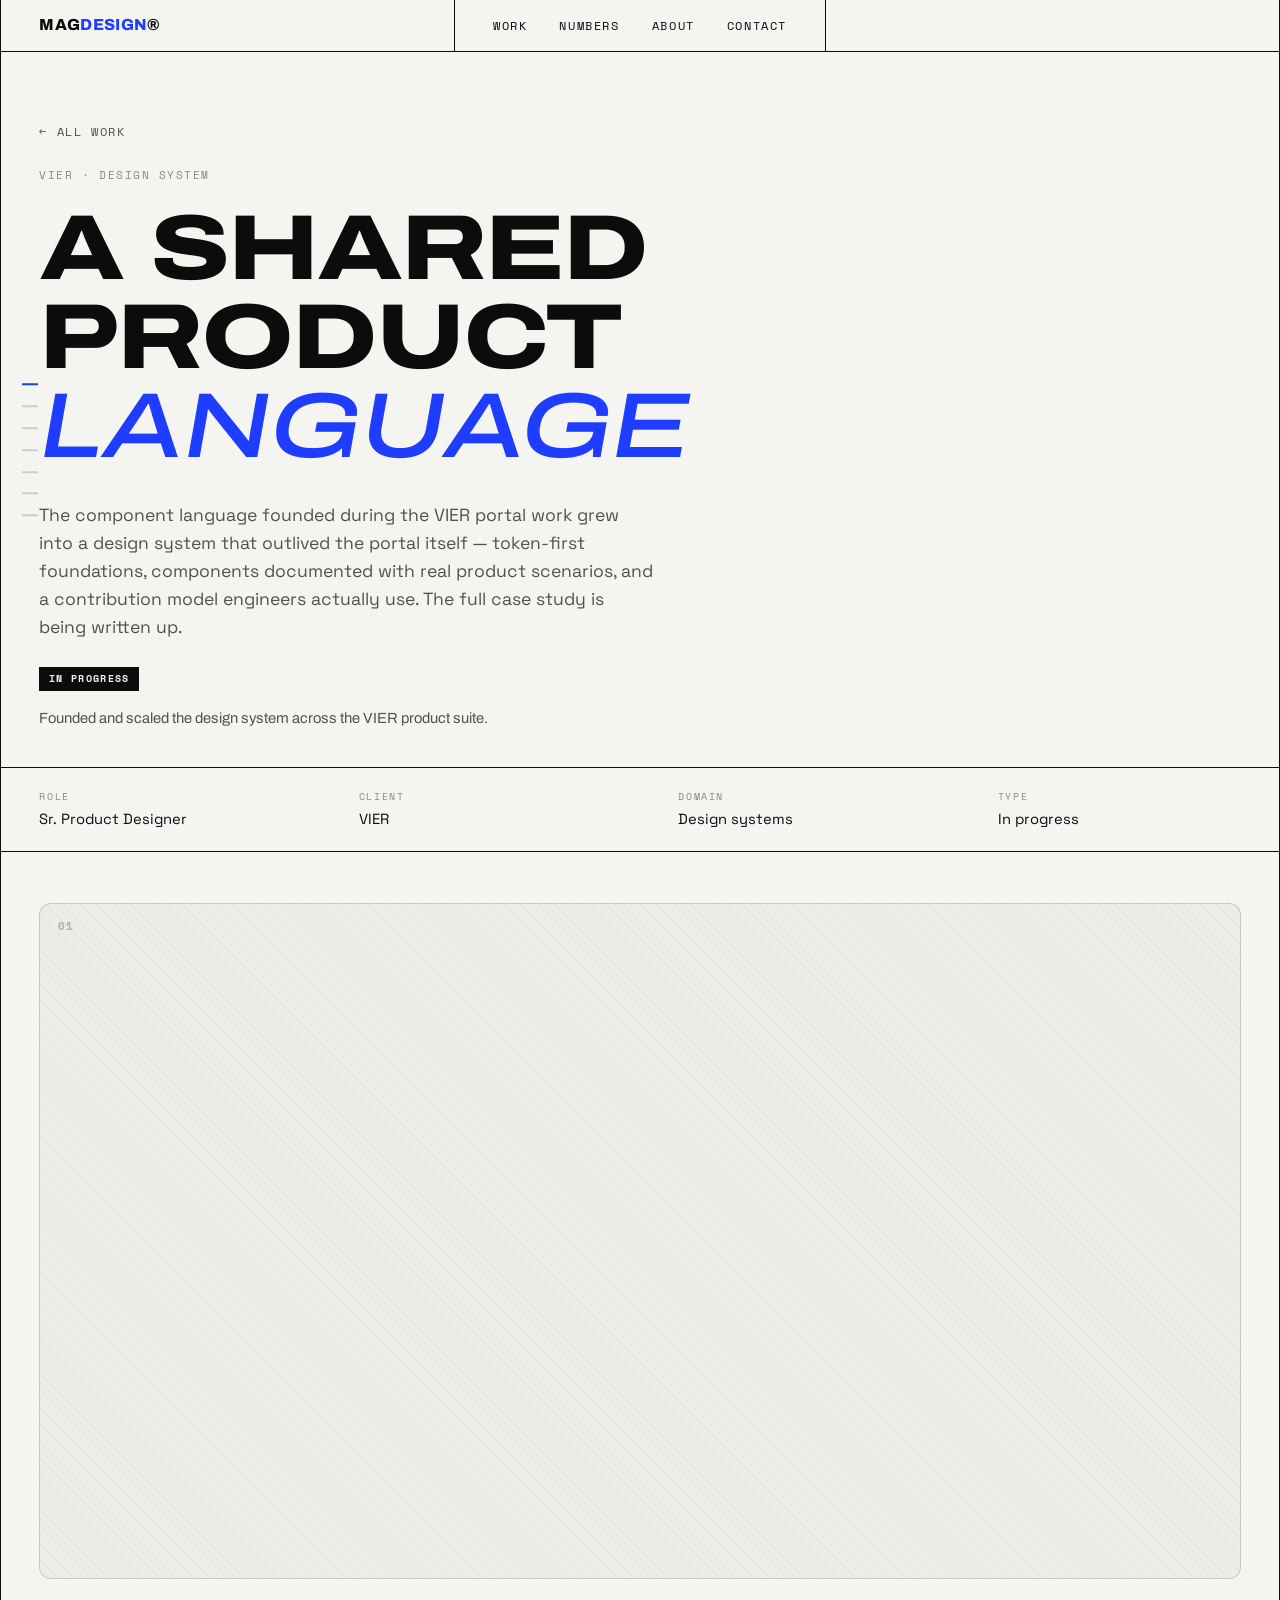
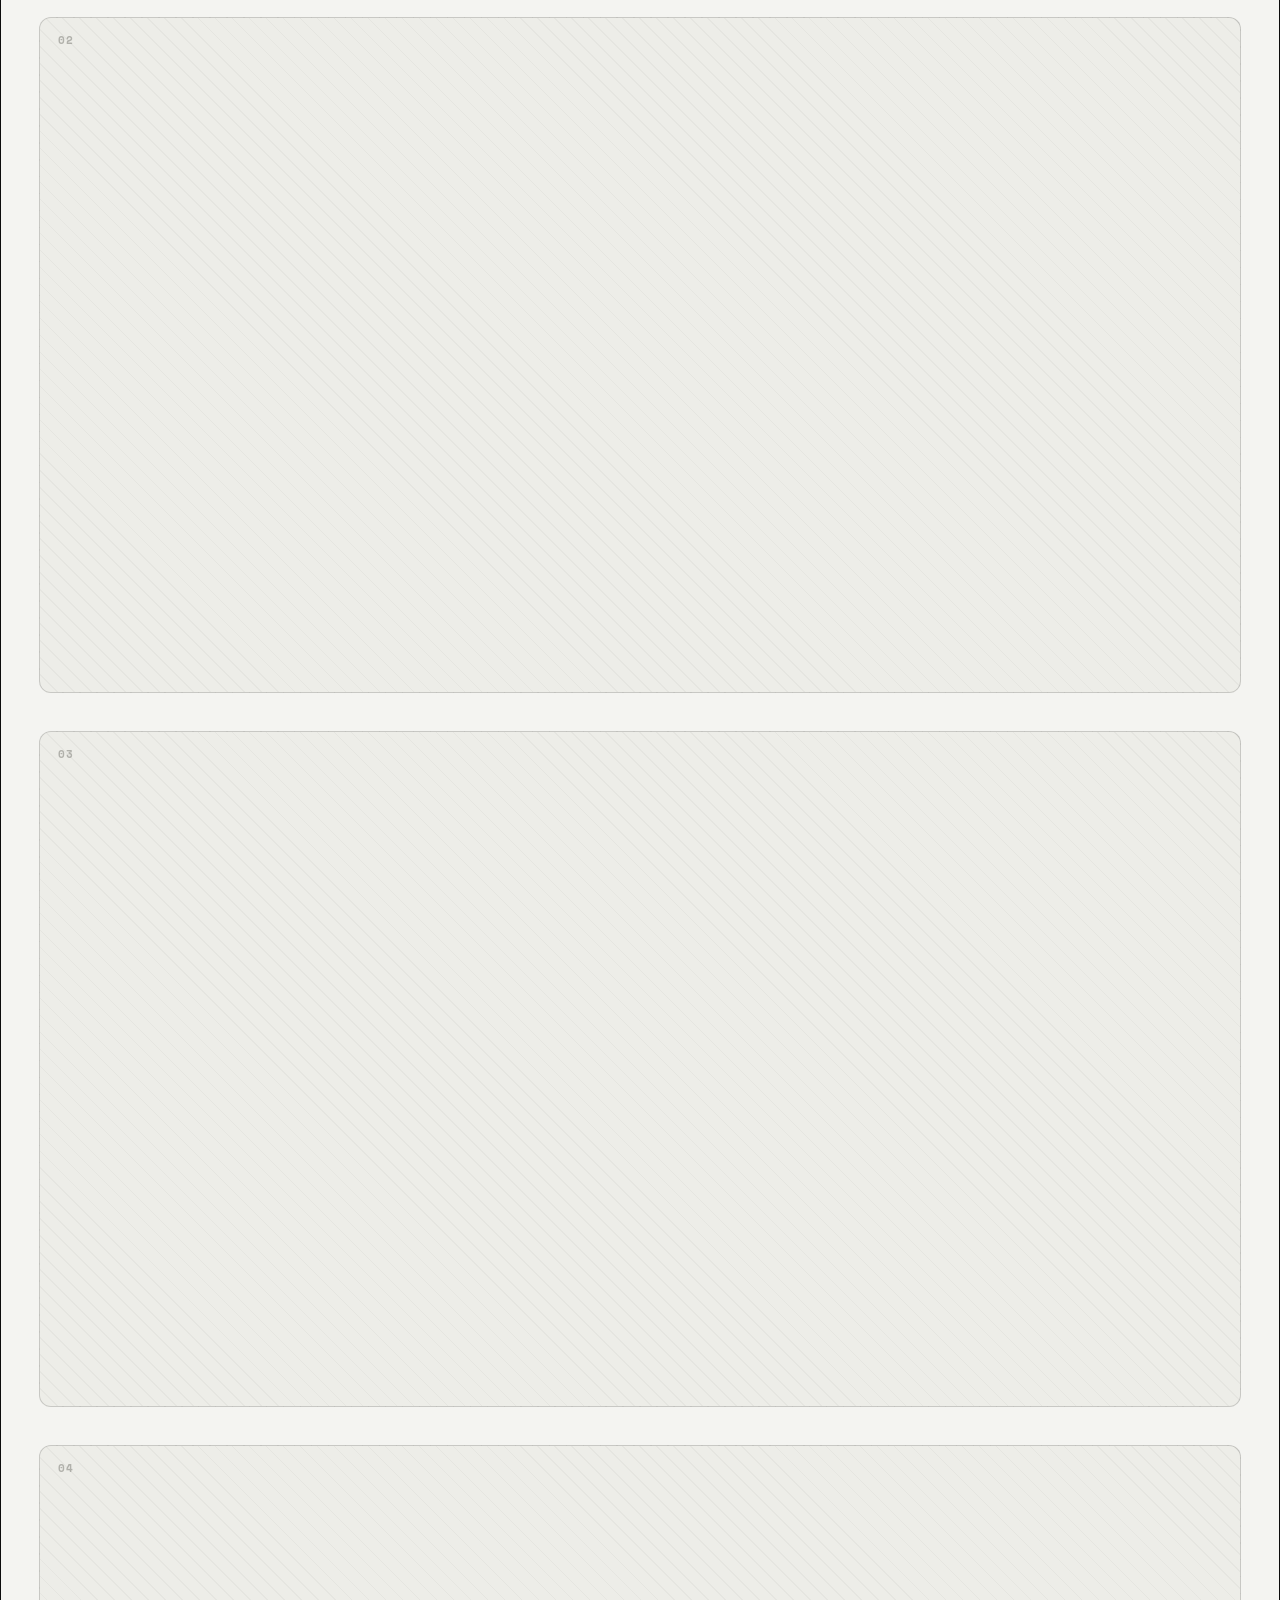
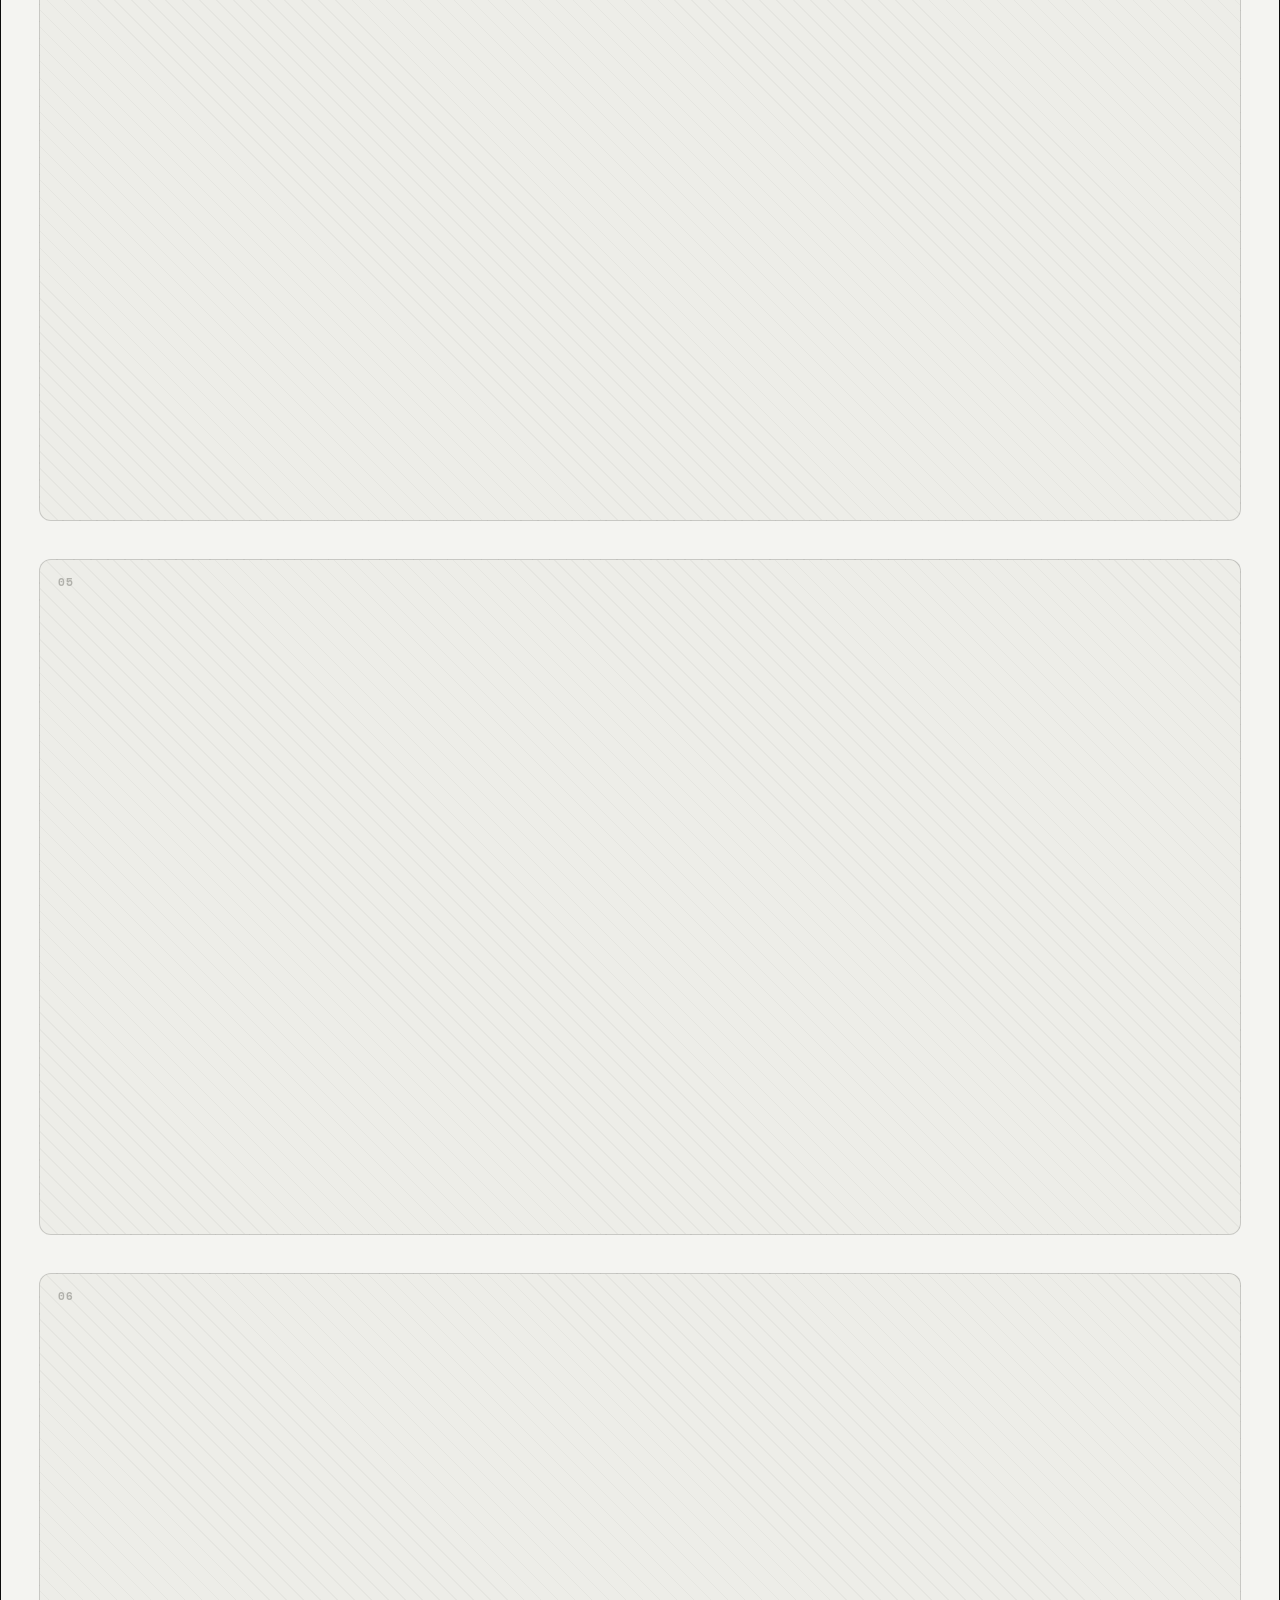
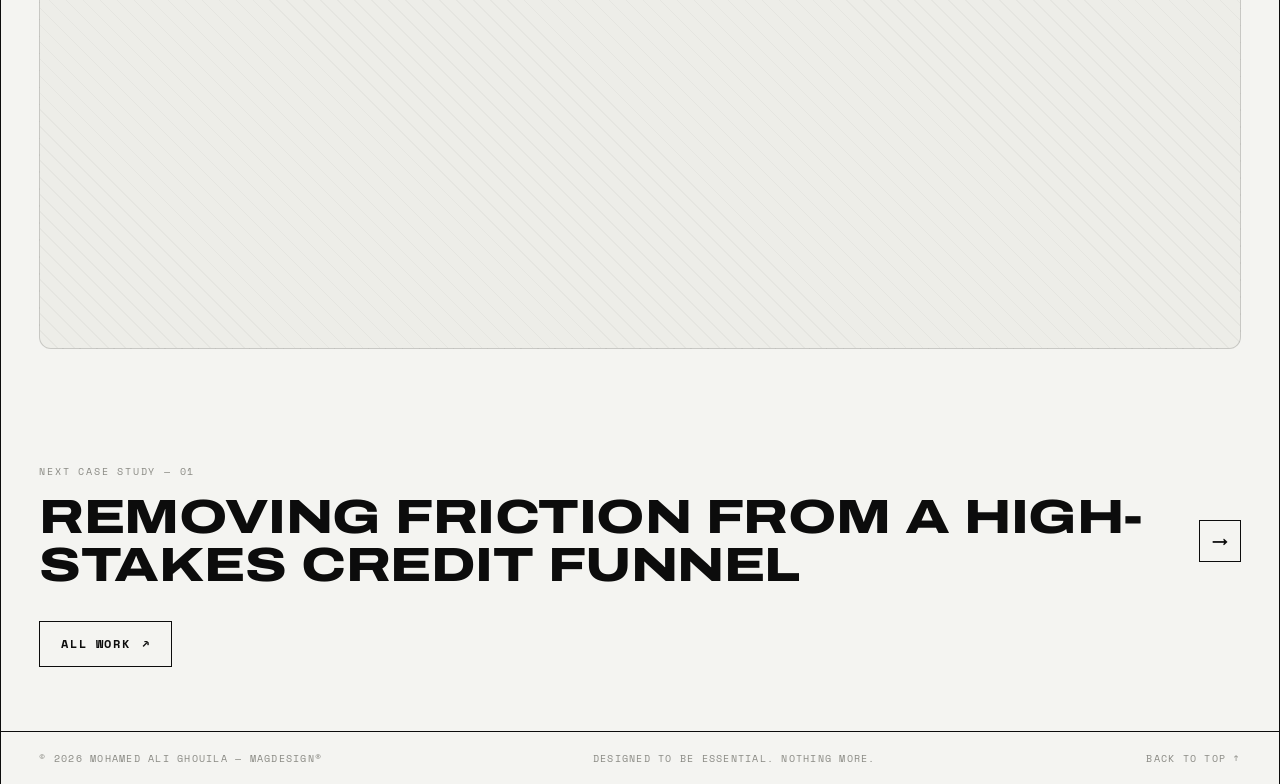
<file: case-design-system.html>
<!DOCTYPE html>
<html lang="en">
<head>
<meta charset="UTF-8" />
<meta name="viewport" content="width=device-width, initial-scale=1.0" />
<title>A shared product language — Mohamed Ali Ghouila</title>
<meta name="description" content="The VIER design system — token-first foundations, documented components, and a contribution model. Full case study in progress." />
<link rel="preconnect" href="https://fonts.googleapis.com" />
<link rel="preconnect" href="https://fonts.gstatic.com" crossorigin />
<link href="https://fonts.googleapis.com/css2?family=Archivo:ital,wdth,wght@0,62..125,100..900;1,62..125,100..900&family=Space+Grotesk:wght@400;500&family=Space+Mono:wght@400;700&display=swap" rel="stylesheet" />
<link rel="stylesheet" href="css/main.css?v=f02e5cdb" />
<link rel="stylesheet" href="css/case.css?v=f02e5cdb" />
<script>document.documentElement.classList.add('js');
if(new URLSearchParams(location.search).has('flat'))document.documentElement.classList.add('flat');</script>
</head>
<body>
<a class="skip" href="#overview">Skip to content</a>

<div class="frame">

<header class="top">
  <a class="top__brand" href="index.html#top">Mag<i>design</i>®</a>
  <nav class="top__nav" aria-label="Primary">
    <a href="index.html#work">Work</a><a href="index.html#numbers">Numbers</a><a href="index.html#about">About</a><a href="index.html#contact">Contact</a>
  </nav>
  <div class="top__meta"></div>
  <button class="top__burger" type="button" aria-expanded="false" aria-controls="menu" data-burger>
    <span></span><span></span><span class="visually-hidden">Menu</span>
  </button>
</header>

<div class="menu" id="menu">
  <nav aria-label="Mobile">
    <a href="index.html#work" data-mlink><span><sup>01</sup>Work</span></a>
    <a href="index.html#numbers" data-mlink><span><sup>02</sup>Numbers</span></a>
    <a href="index.html#about" data-mlink><span><sup>03</sup>About</span></a>
    <a href="index.html#contact" data-mlink><span><sup>04</sup>Contact</span></a>
  </nav>
  <footer class="menu__foot">
    <a href="mailto:elghouilamed@gmail.com">elghouilamed@gmail.com</a>
    <a href="https://www.linkedin.com/in/mohamedalighouila" target="_blank" rel="noopener">LinkedIn ↗</a>
  </footer>
</div>

<main id="top" class="cpage">

  <nav class="toc" aria-label="On this page">
    <span class="toc__cap">On this page</span>
    <a class="toc__item" href="#overview"><span class="toc__dash" aria-hidden="true"></span><span class="toc__text"><span class="toc__no">01</span><span class="toc__label">Overview</span></span></a>
    <a class="toc__item" href="#slide-1"><span class="toc__dash" aria-hidden="true"></span><span class="toc__text"><span class="toc__no">02</span><span class="toc__label">Problem</span></span></a>
    <a class="toc__item" href="#slide-2"><span class="toc__dash" aria-hidden="true"></span><span class="toc__text"><span class="toc__no">03</span><span class="toc__label">Evidence</span></span></a>
    <a class="toc__item" href="#slide-3"><span class="toc__dash" aria-hidden="true"></span><span class="toc__text"><span class="toc__no">04</span><span class="toc__label">Approach</span></span></a>
    <a class="toc__item" href="#slide-4"><span class="toc__dash" aria-hidden="true"></span><span class="toc__text"><span class="toc__no">05</span><span class="toc__label">The design</span></span></a>
    <a class="toc__item" href="#slide-5"><span class="toc__dash" aria-hidden="true"></span><span class="toc__text"><span class="toc__no">06</span><span class="toc__label">Outcome</span></span></a>
    <a class="toc__item" href="#slide-6"><span class="toc__dash" aria-hidden="true"></span><span class="toc__text"><span class="toc__no">07</span><span class="toc__label">Reflection</span></span></a>
  </nav>

  <!-- OVERVIEW / HERO -->
  <section class="chero" id="overview">
    <div class="chero__top pad">
      <a class="chero__back" href="index.html#work" data-r>← All work</a>
      <p class="mono mono--soft chero__tag" data-r>VIER · Design system</p>
      <h1 data-r>A shared product <em>language</em></h1>
      <p class="chero__lede" data-r>The component language founded during the VIER portal work grew into a design system that outlived the portal itself — token-first foundations, components documented with real product scenarios, and a contribution model engineers actually use. The full case study is being written up.</p>
      <p class="chero__role" data-r><span class="cbadge">In progress</span><span>Founded and scaled the design system across the VIER product suite.</span></p>
    </div>
    <dl class="chero__meta" data-r>
      <div><dt>Role</dt><dd>Sr. Product Designer</dd></div>
      <div><dt>Client</dt><dd>VIER</dd></div>
      <div><dt>Domain</dt><dd>Design systems</dd></div>
      <div><dt>Type</dt><dd>In progress</dd></div>
    </dl>
  </section>

  
  <section class="deck" aria-label="A shared product language — deck (slides in progress)">
    <figure class="slide slide--ph" id="slide-1" data-r aria-label="Problem — slide pending">
      <div class="slide__frame"><span class="slide__phnum" aria-hidden="true">01</span></div>
    </figure>
    <figure class="slide slide--ph" id="slide-2" data-r aria-label="Evidence — slide pending">
      <div class="slide__frame"><span class="slide__phnum" aria-hidden="true">02</span></div>
    </figure>
    <figure class="slide slide--ph" id="slide-3" data-r aria-label="Approach — slide pending">
      <div class="slide__frame"><span class="slide__phnum" aria-hidden="true">03</span></div>
    </figure>
    <figure class="slide slide--ph" id="slide-4" data-r aria-label="The design — slide pending">
      <div class="slide__frame"><span class="slide__phnum" aria-hidden="true">04</span></div>
    </figure>
    <figure class="slide slide--ph" id="slide-5" data-r aria-label="Outcome — slide pending">
      <div class="slide__frame"><span class="slide__phnum" aria-hidden="true">05</span></div>
    </figure>
    <figure class="slide slide--ph" id="slide-6" data-r aria-label="Reflection — slide pending">
      <div class="slide__frame"><span class="slide__phnum" aria-hidden="true">06</span></div>
    </figure>
  </section>

  <!-- NEXT CASE -->
  <section class="cnext">
    <div class="cnext__row" data-r>
      <div>
        <p class="cnext__lab">Next case study — 01</p>
        <a class="cnext__title" href="case-funnel.html">Removing friction from a high-stakes credit funnel<span class="orb" aria-hidden="true">→</span></a>
      </div>
      <a class="cnext__all" href="index.html#work">All work <span aria-hidden="true">↗</span></a>
    </div>
  </section>

  <footer class="cfoot">
    <p>© <span data-year>2026</span> Mohamed Ali Ghouila — Magdesign®</p>
    <p>Designed to be essential. Nothing more.</p>
    <a href="#top">Back to top ↑</a>
  </footer>
</main>
</div>

<script src="js/main.js?v=f02e5cdb" defer></script>
<script src="js/case.js?v=f02e5cdb" defer></script>
</body>
</html>
</file>
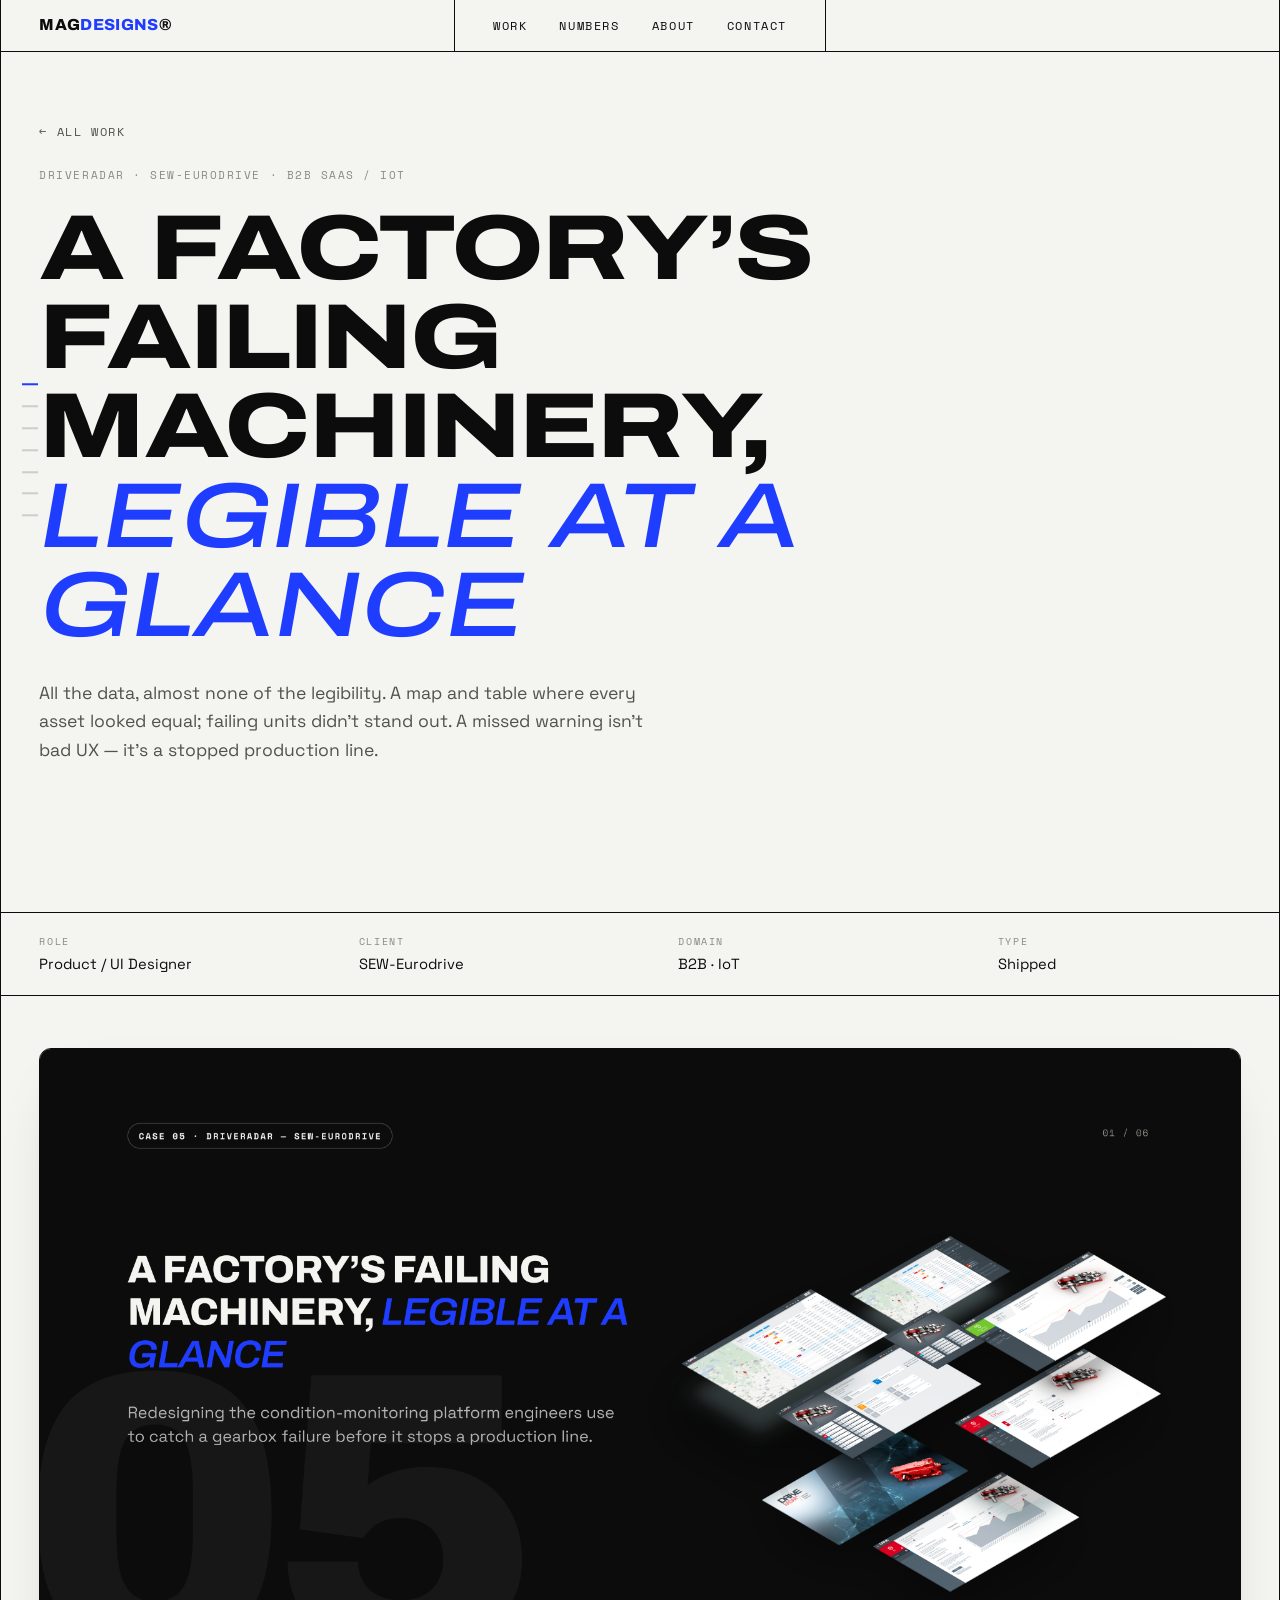
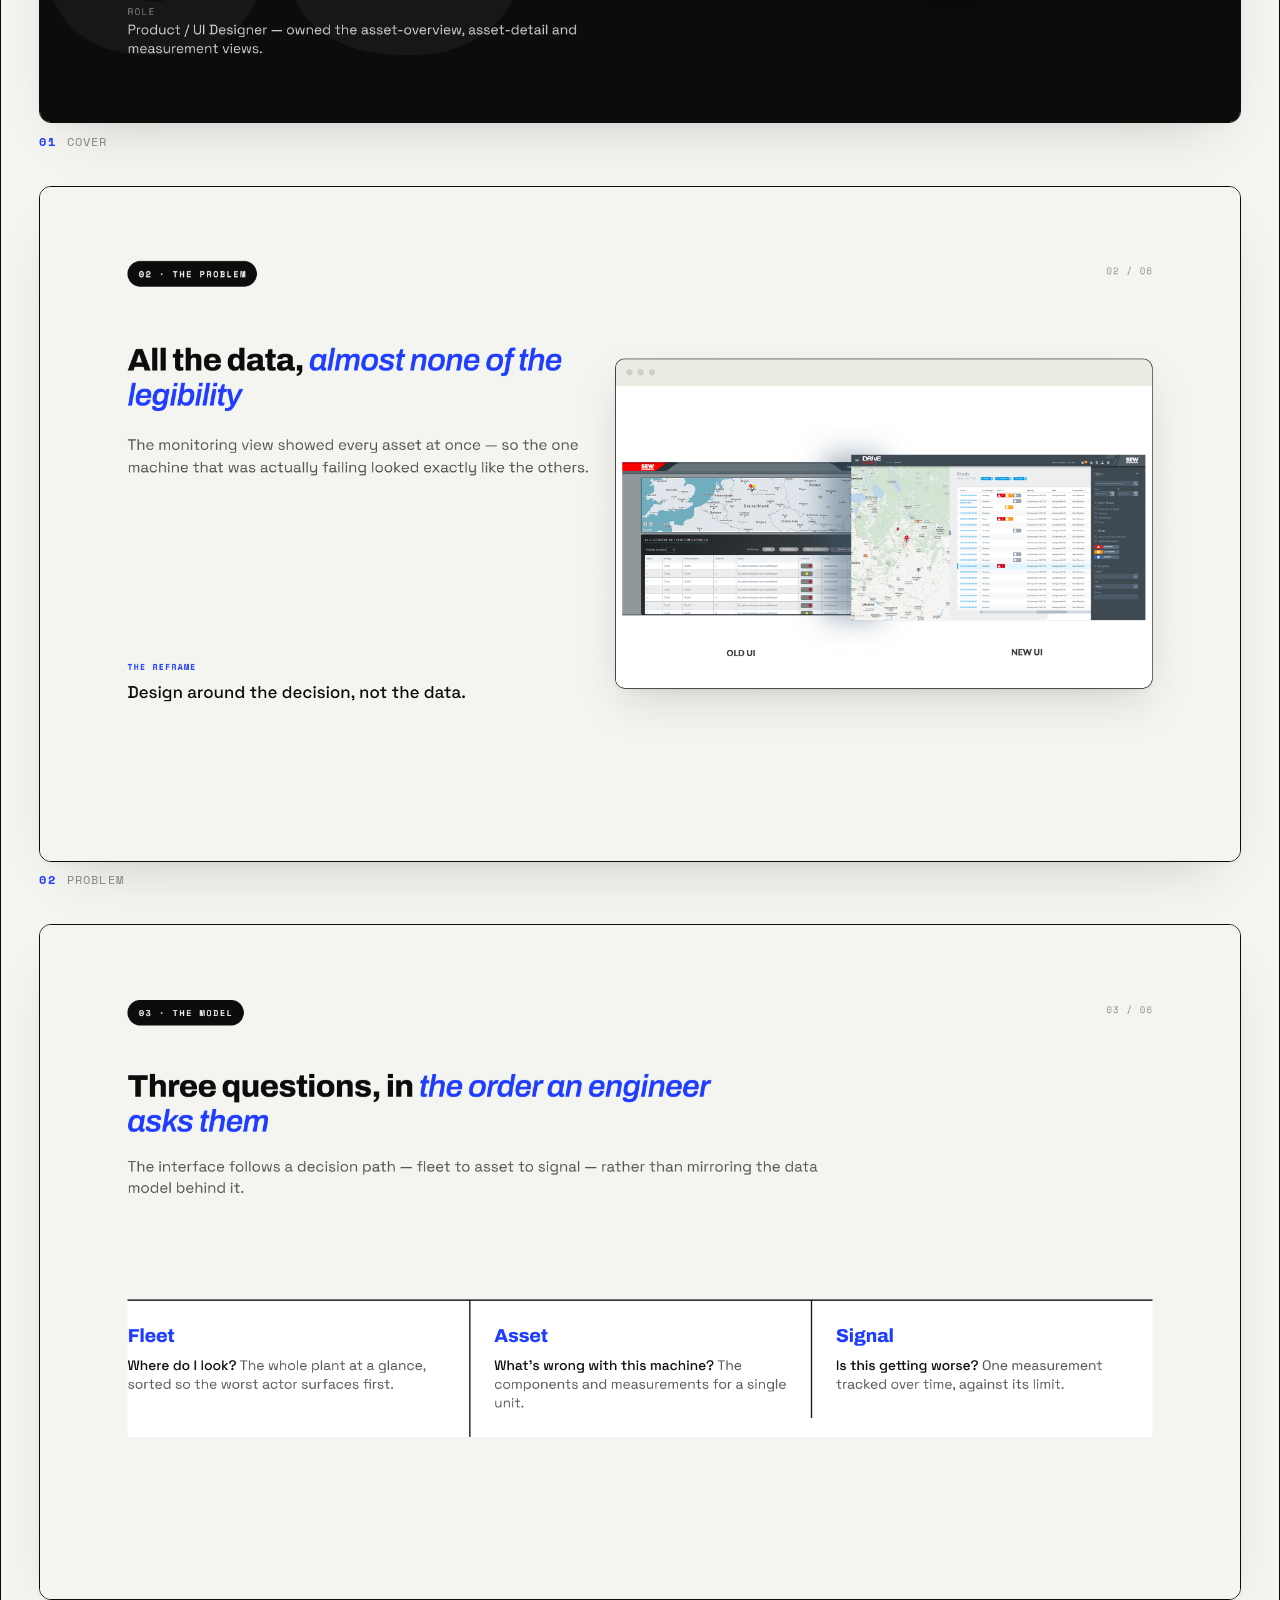
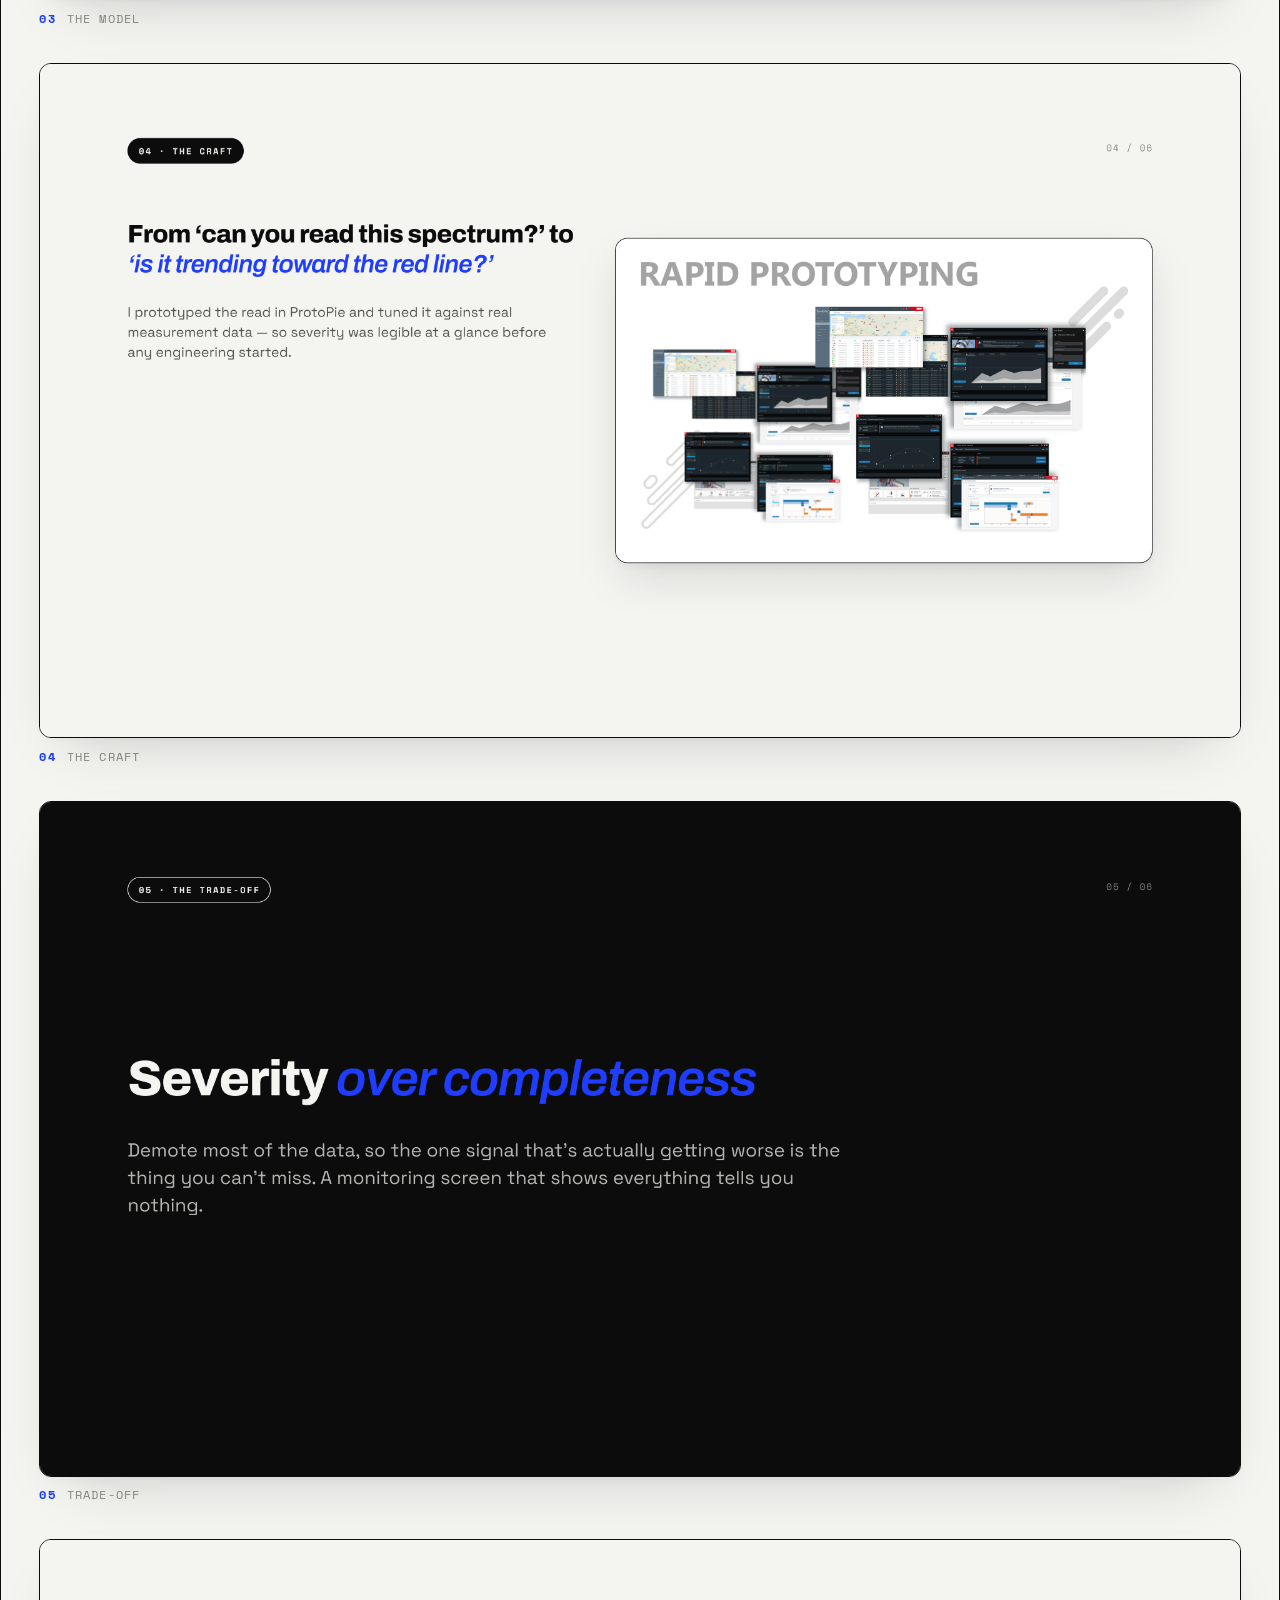
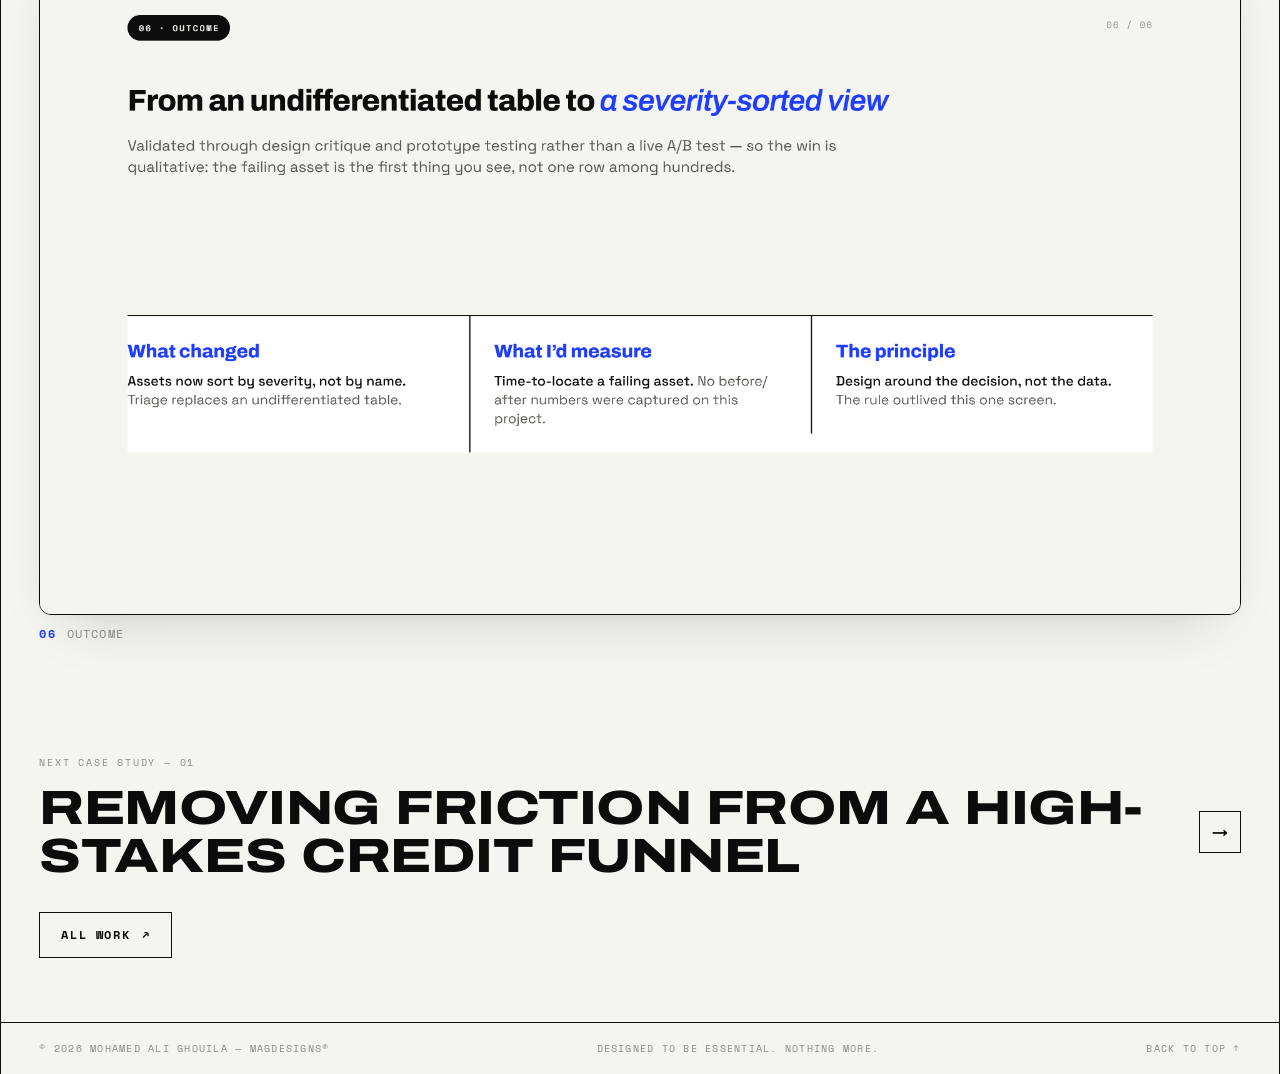
<file: case-driveradar.html>
<!DOCTYPE html>
<html lang="en">
<head>
<meta charset="UTF-8" />
<meta name="viewport" content="width=device-width, initial-scale=1.0" />
<title>Predictive maintenance, legible at a glance — Mohamed Ali Ghouila</title>
<meta name="description" content="Redesigning the condition-monitoring platform engineers use to catch a gearbox failure before it stops a production line." />
<link rel="icon" href="favicon.svg" type="image/svg+xml" />
<link rel="preconnect" href="https://fonts.googleapis.com" />
<link rel="preconnect" href="https://fonts.gstatic.com" crossorigin />
<link href="https://fonts.googleapis.com/css2?family=Archivo:ital,wdth,wght@0,62..125,100..900;1,62..125,100..900&family=Space+Grotesk:wght@400;500&family=Space+Mono:wght@400;700&display=swap" rel="stylesheet" />
<link rel="stylesheet" href="css/main.css?v=066f9372" />
<link rel="stylesheet" href="css/case.css?v=066f9372" />
<script>document.documentElement.classList.add('js');
if(new URLSearchParams(location.search).has('flat'))document.documentElement.classList.add('flat');</script>
</head>
<body>
<a class="skip" href="#overview">Skip to content</a>

<div class="frame">

<header class="top">
  <a class="top__brand" href="index.html#top">Mag<i>designs</i>®</a>
  <nav class="top__nav" aria-label="Primary">
    <a href="index.html#work">Work</a><a href="index.html#numbers">Numbers</a><a href="index.html#about">About</a><a href="index.html#contact">Contact</a>
  </nav>
  <div class="top__meta"></div>
  <button class="top__burger" type="button" aria-expanded="false" aria-controls="menu" data-burger>
    <span></span><span></span><span class="visually-hidden">Menu</span>
  </button>
</header>

<div class="menu" id="menu">
  <nav aria-label="Mobile">
    <a href="index.html#work" data-mlink><span><sup>01</sup>Work</span></a>
    <a href="index.html#numbers" data-mlink><span><sup>02</sup>Numbers</span></a>
    <a href="index.html#about" data-mlink><span><sup>03</sup>About</span></a>
    <a href="index.html#contact" data-mlink><span><sup>04</sup>Contact</span></a>
  </nav>
  <footer class="menu__foot">
    <a href="mailto:elghouilamed@gmail.com">elghouilamed@gmail.com</a>
    <a href="https://www.linkedin.com/in/mohamedalighouila" target="_blank" rel="noopener">LinkedIn ↗</a>
  </footer>
</div>

<main id="top" class="cpage">

  <nav class="toc" aria-label="On this page">
    <span class="toc__cap">On this page</span>
    <a class="toc__item" href="#overview"><span class="toc__dash" aria-hidden="true"></span><span class="toc__text"><span class="toc__no">01</span><span class="toc__label">Overview</span></span></a>
    <a class="toc__item" href="#slide-1"><span class="toc__dash" aria-hidden="true"></span><span class="toc__text"><span class="toc__no">02</span><span class="toc__label">Cover</span></span></a>
    <a class="toc__item" href="#slide-2"><span class="toc__dash" aria-hidden="true"></span><span class="toc__text"><span class="toc__no">03</span><span class="toc__label">Problem</span></span></a>
    <a class="toc__item" href="#slide-3"><span class="toc__dash" aria-hidden="true"></span><span class="toc__text"><span class="toc__no">04</span><span class="toc__label">The model</span></span></a>
    <a class="toc__item" href="#slide-4"><span class="toc__dash" aria-hidden="true"></span><span class="toc__text"><span class="toc__no">05</span><span class="toc__label">The craft</span></span></a>
    <a class="toc__item" href="#slide-5"><span class="toc__dash" aria-hidden="true"></span><span class="toc__text"><span class="toc__no">06</span><span class="toc__label">Trade-off</span></span></a>
    <a class="toc__item" href="#slide-6"><span class="toc__dash" aria-hidden="true"></span><span class="toc__text"><span class="toc__no">07</span><span class="toc__label">Outcome</span></span></a>
  </nav>

  <!-- OVERVIEW / HERO -->
  <section class="chero" id="overview">
    <div class="chero__top pad">
      <a class="chero__back" href="index.html#work" data-r>← All work</a>
      <p class="mono mono--soft chero__tag" data-r>DriveRadar · SEW-Eurodrive · B2B SaaS / IoT</p>
      <h1 data-r>A factory’s failing machinery, <em>legible at a glance</em></h1>
      <p class="chero__lede" data-r>All the data, almost none of the legibility. A map and table where every asset looked equal; failing units didn’t stand out. A missed warning isn’t bad UX — it’s a stopped production line.</p>
      <p class="chero__role" data-r><span class="cbadge">Shipped</span><span>Product / UI designer — owned the asset-overview, asset-detail, and measurement views.</span></p>
    </div>
    <dl class="chero__meta" data-r>
      <div><dt>Role</dt><dd>Product / UI Designer</dd></div>
      <div><dt>Client</dt><dd>SEW-Eurodrive</dd></div>
      <div><dt>Domain</dt><dd>B2B · IoT</dd></div>
      <div><dt>Type</dt><dd>Shipped</dd></div>
    </dl>
  </section>

  
  <section class="deck" aria-label="Predictive maintenance, legible at a glance — deck">
    <figure class="slide" id="slide-1" data-r>
      <div class="slide__media">
        <img class="slide__img" src="img/decks/driveradar/01-cover.png" alt="DriveRadar case cover — a factory's failing machinery, legible at a glance" width="1920" height="1080" loading="eager" decoding="async" />
        
      </div>
      <figcaption class="slide__cap"><span class="slide__no">01</span><span>Cover</span></figcaption>
    </figure>
    <figure class="slide" id="slide-2" data-r>
      <div class="slide__media">
        <img class="slide__img" src="img/decks/driveradar/02-problem.png" alt="The problem — all the data, almost none of the legibility; reframe: design around the decision, not the data" width="1920" height="1080" loading="eager" decoding="async" />
        
      </div>
      <figcaption class="slide__cap"><span class="slide__no">02</span><span>Problem</span></figcaption>
    </figure>
    <figure class="slide" id="slide-3" data-r>
      <div class="slide__media">
        <img class="slide__img" src="img/decks/driveradar/03-model.png" alt="Three questions in the order an engineer asks them — Fleet, Asset, Signal" width="1920" height="1080" loading="lazy" decoding="async" />
        
      </div>
      <figcaption class="slide__cap"><span class="slide__no">03</span><span>The model</span></figcaption>
    </figure>
    <figure class="slide" id="slide-4" data-r>
      <div class="slide__media">
        <img class="slide__img" src="img/decks/driveradar/04-craft.png" alt="From can you read this spectrum to is it trending toward the red line — rapid prototyping in ProtoPie" width="1920" height="1080" loading="lazy" decoding="async" />
        
      </div>
      <figcaption class="slide__cap"><span class="slide__no">04</span><span>The craft</span></figcaption>
    </figure>
    <figure class="slide" id="slide-5" data-r>
      <div class="slide__media">
        <img class="slide__img" src="img/decks/driveradar/05-tradeoff.png" alt="The trade-off — severity over completeness" width="1920" height="1080" loading="lazy" decoding="async" />
        
      </div>
      <figcaption class="slide__cap"><span class="slide__no">05</span><span>Trade-off</span></figcaption>
    </figure>
    <figure class="slide" id="slide-6" data-r>
      <div class="slide__media">
        <img class="slide__img" src="img/decks/driveradar/06-outcome.png" alt="Outcome — from an undifferentiated table to a severity-sorted view" width="1920" height="1080" loading="lazy" decoding="async" />
        
      </div>
      <figcaption class="slide__cap"><span class="slide__no">06</span><span>Outcome</span></figcaption>
    </figure>
  </section>

  <!-- NEXT CASE -->
  <section class="cnext">
    <div class="cnext__row" data-r>
      <div>
        <p class="cnext__lab">Next case study — 01</p>
        <a class="cnext__title" href="case-funnel.html">Removing friction from a high-stakes credit funnel<span class="orb" aria-hidden="true">→</span></a>
      </div>
      <a class="cnext__all" href="index.html#work">All work <span aria-hidden="true">↗</span></a>
    </div>
  </section>

  <footer class="cfoot">
    <p>© <span data-year>2026</span> Mohamed Ali Ghouila — Magdesigns®</p>
    <p>Designed to be essential. Nothing more.</p>
    <a href="#top">Back to top ↑</a>
  </footer>
</main>
</div>

<script src="js/main.js?v=066f9372" defer></script>
<script src="js/case.js?v=066f9372" defer></script>
</body>
</html>
</file>
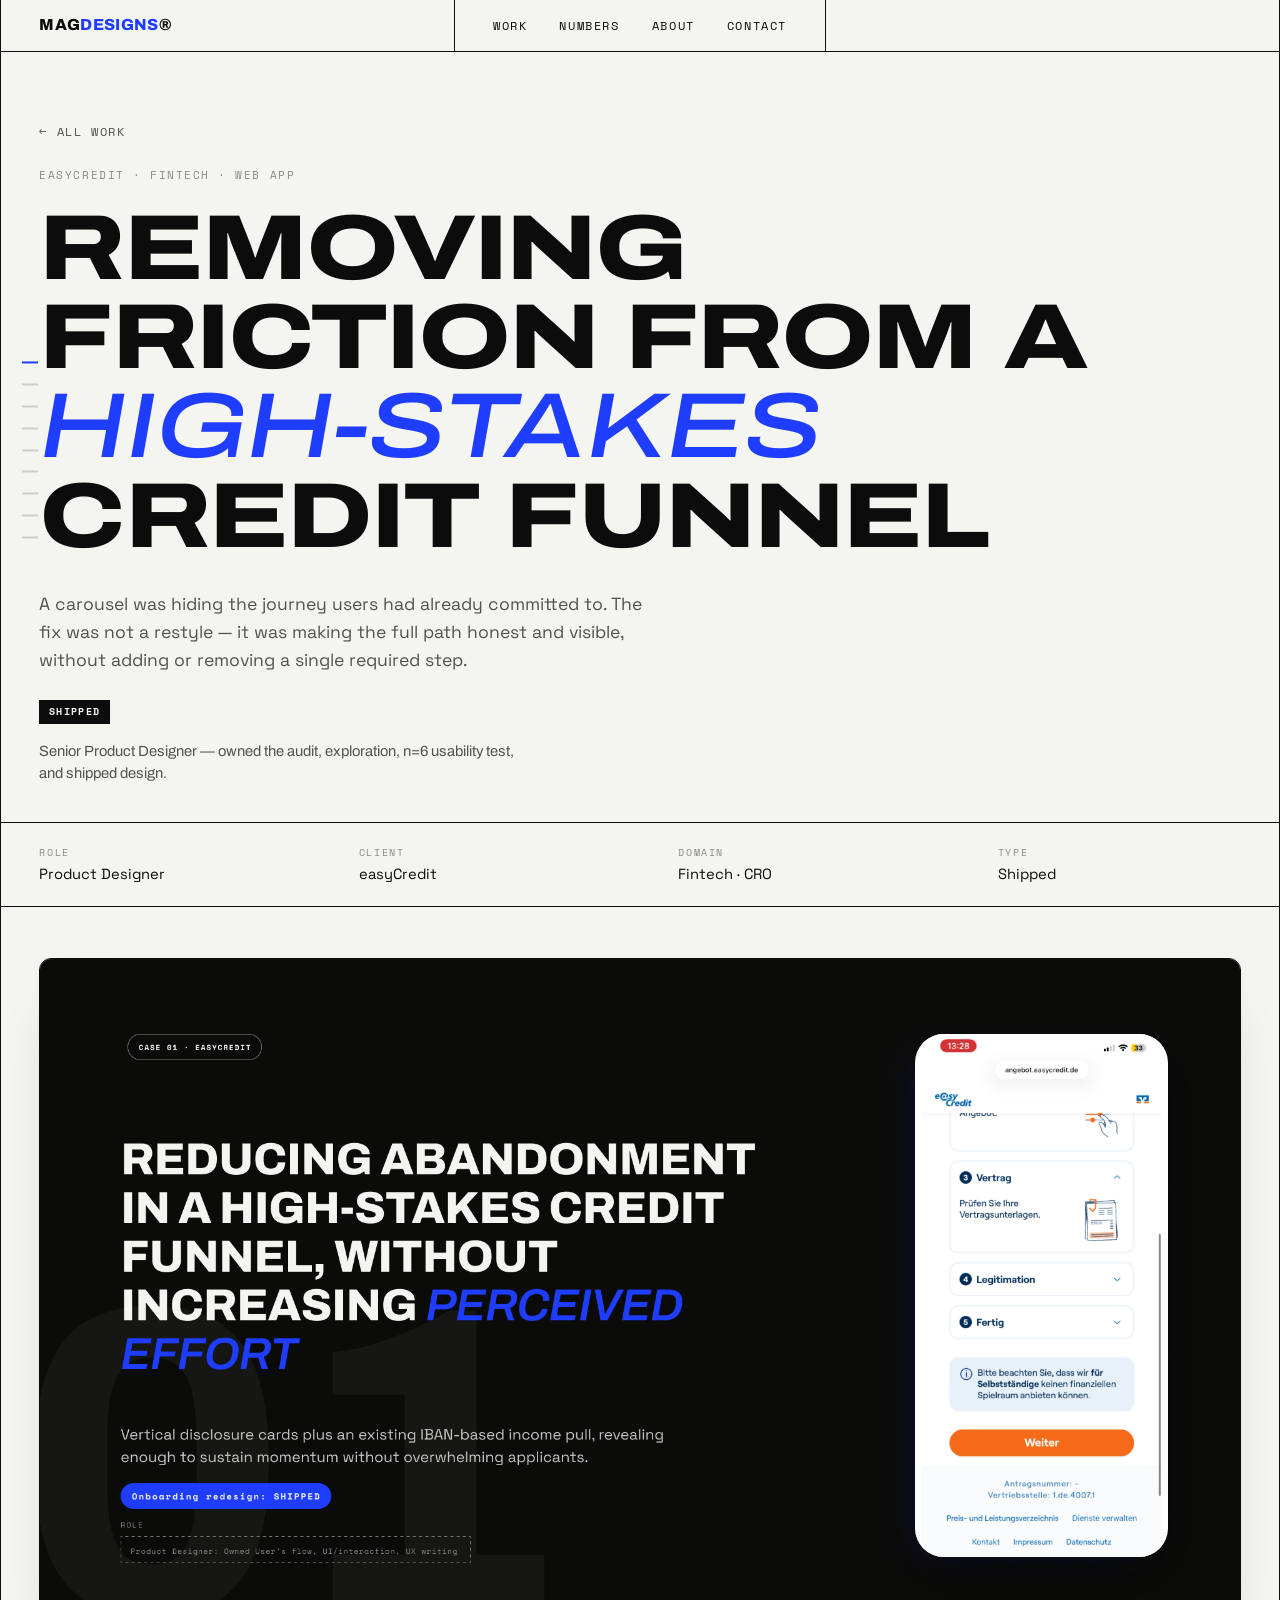
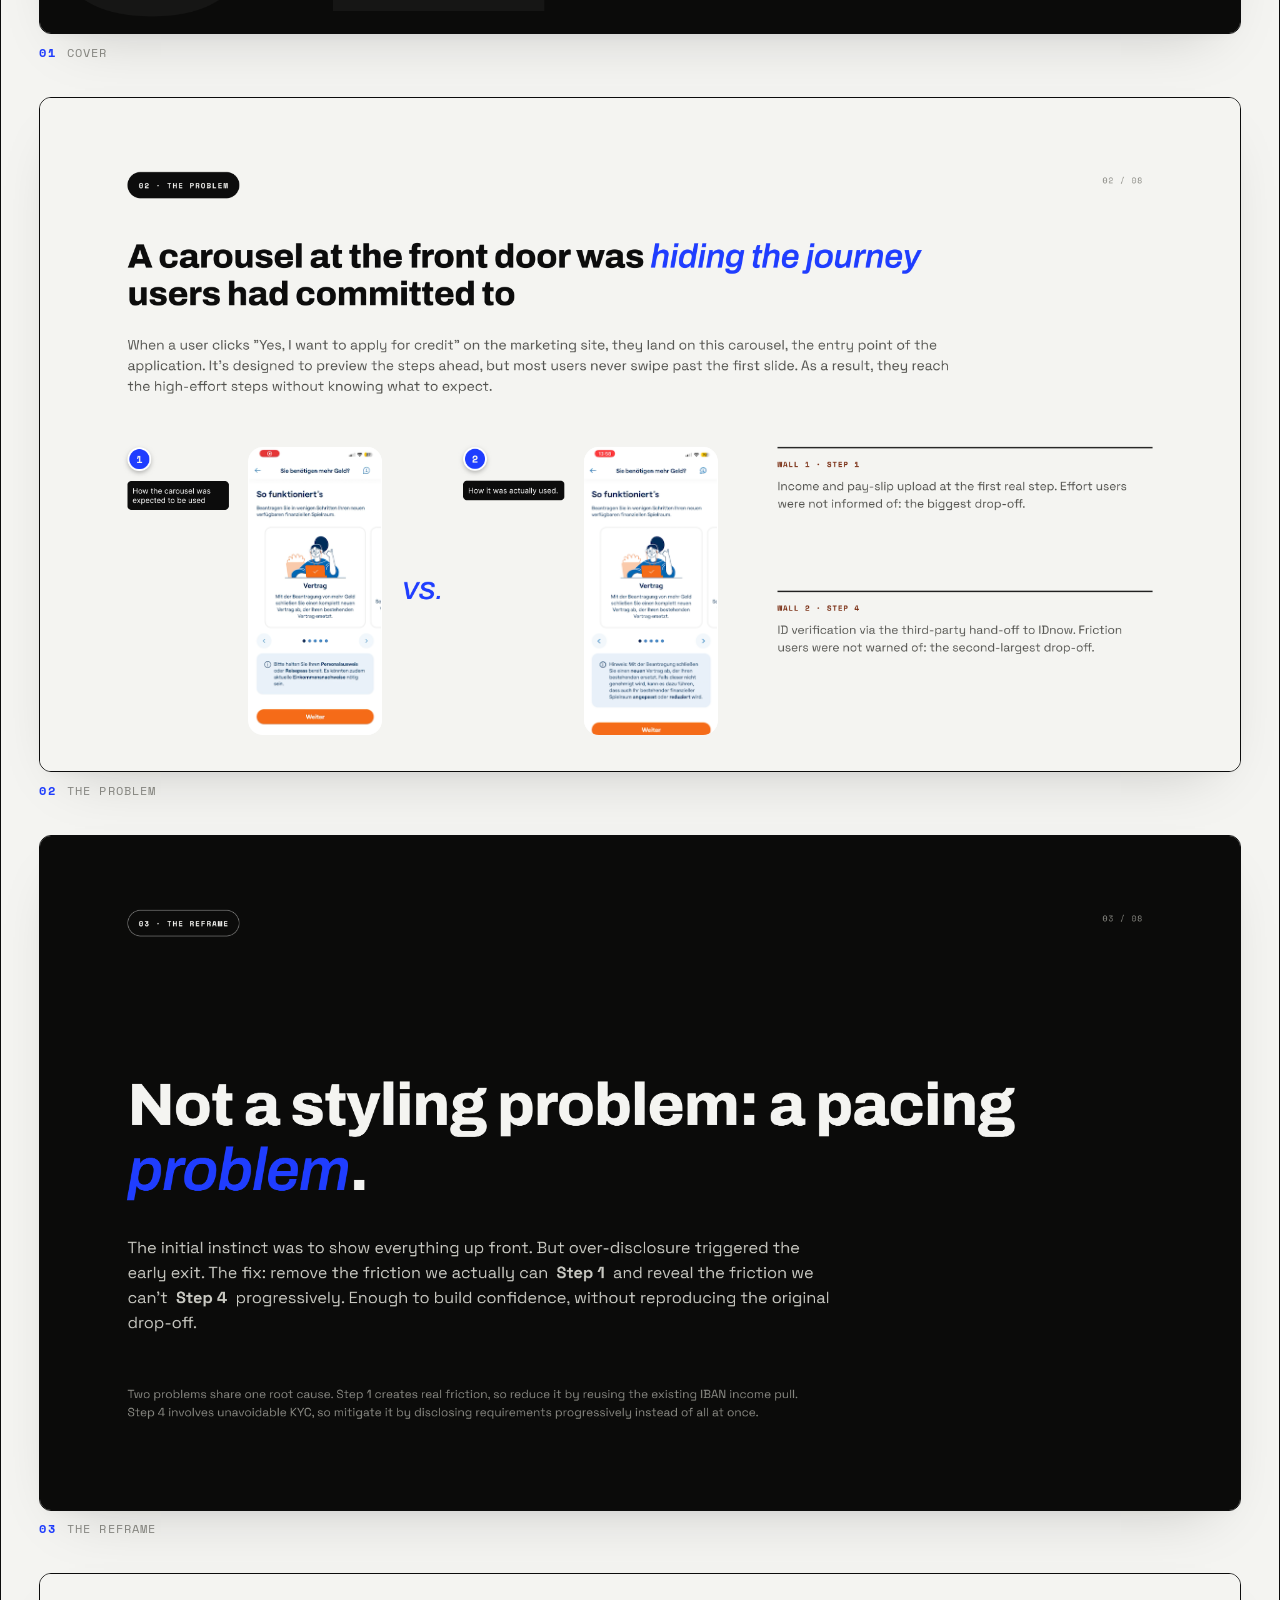
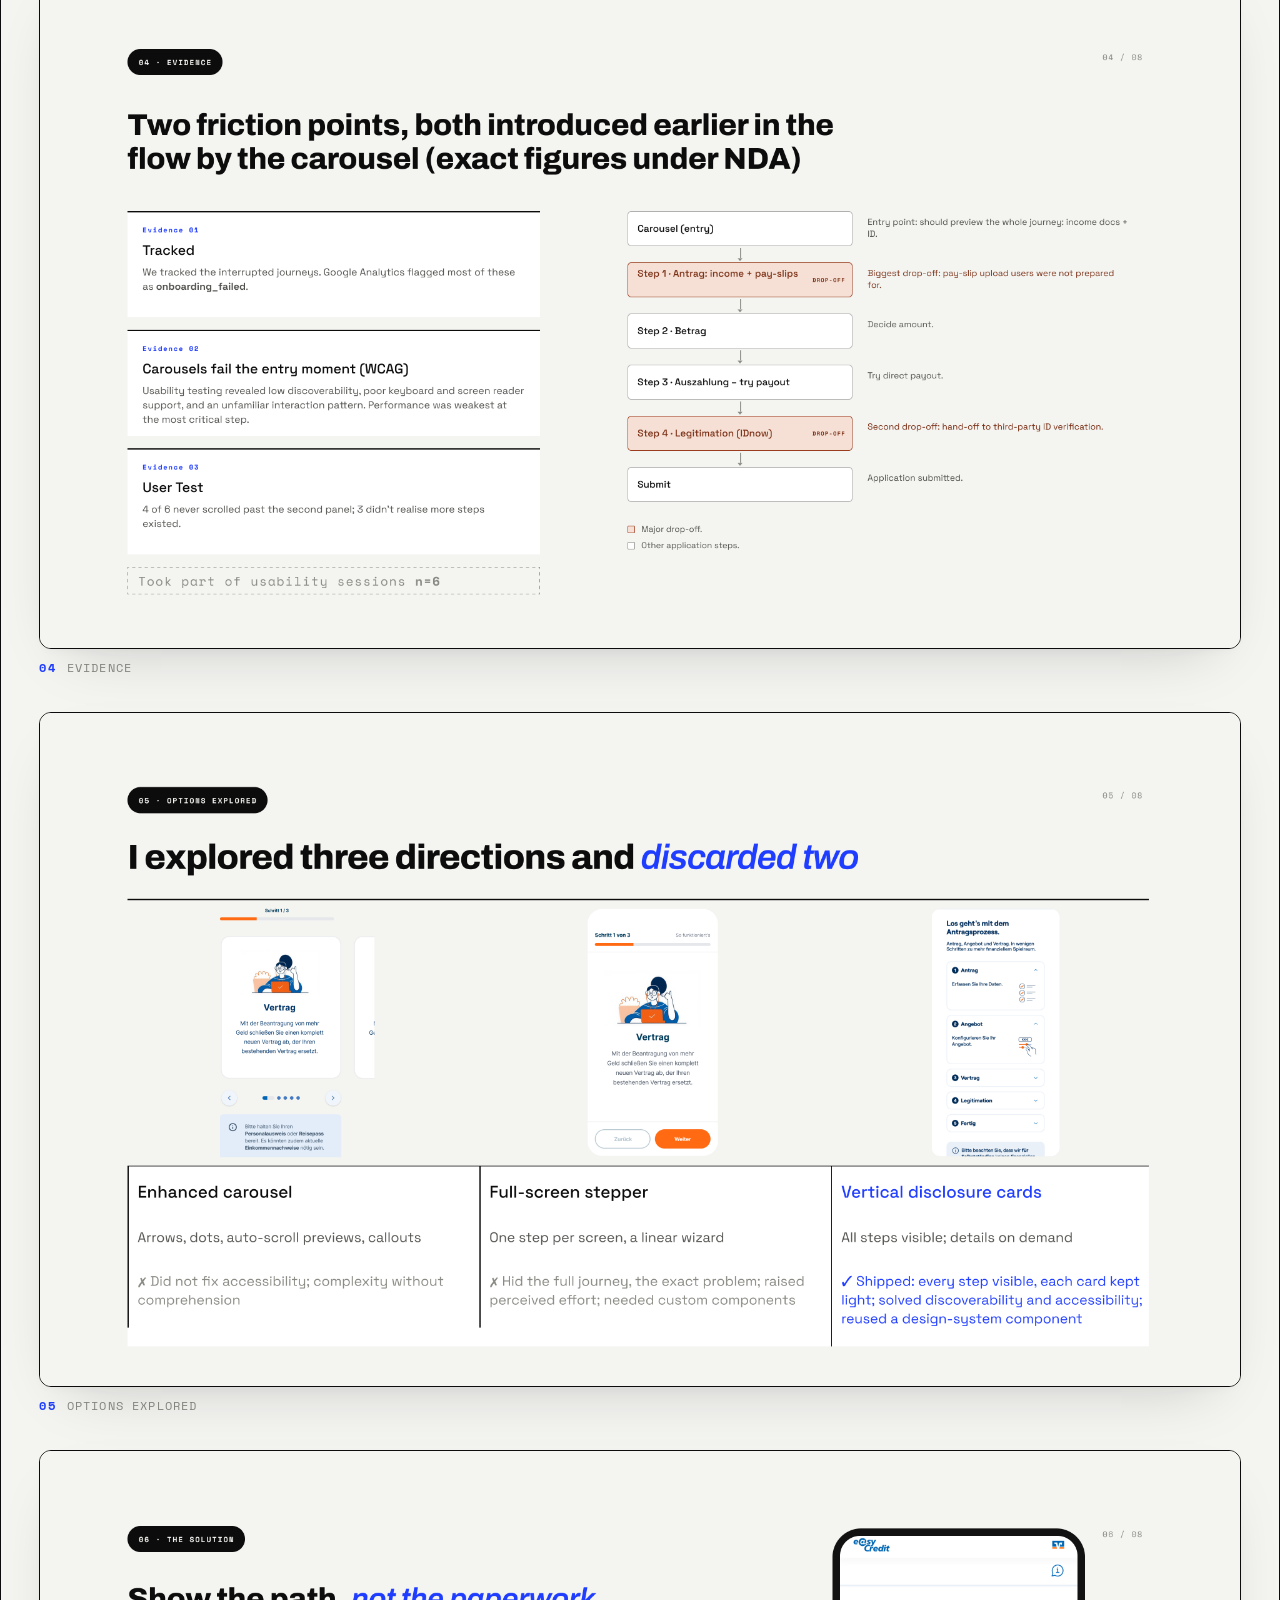
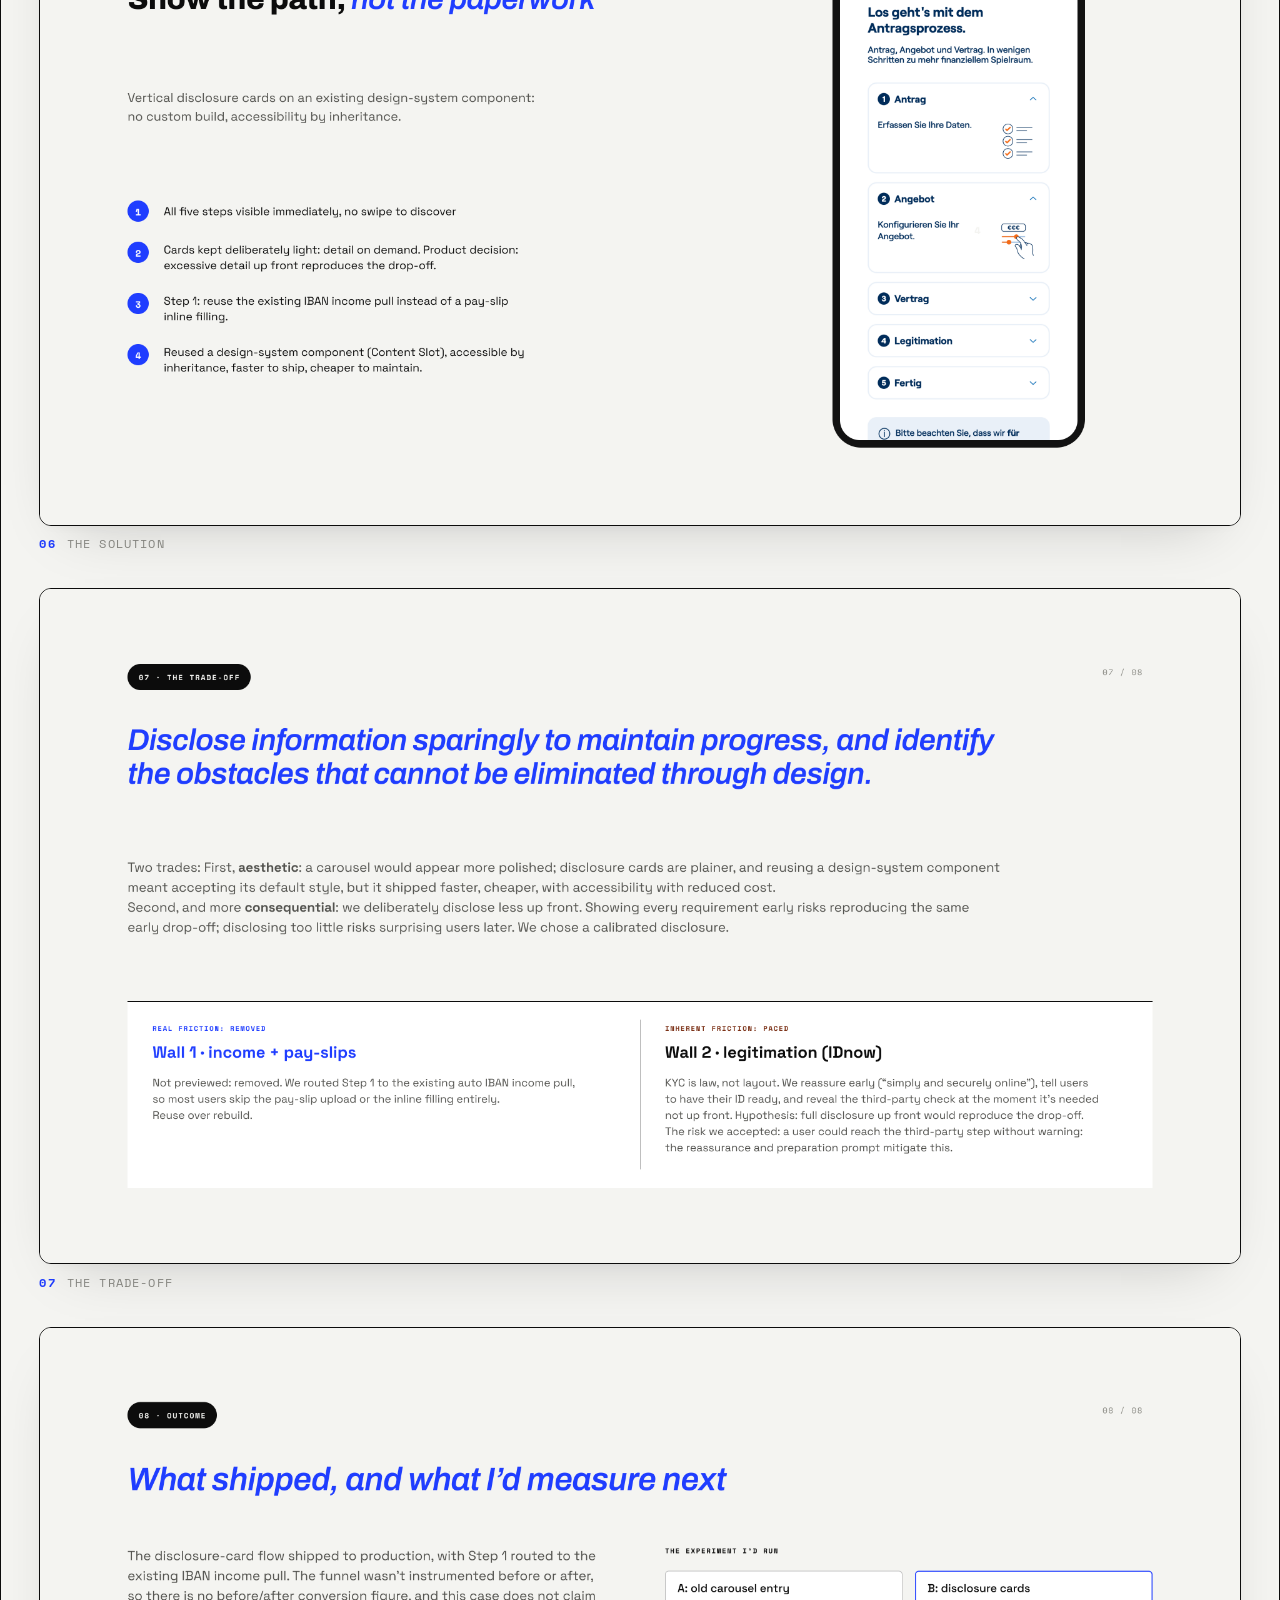
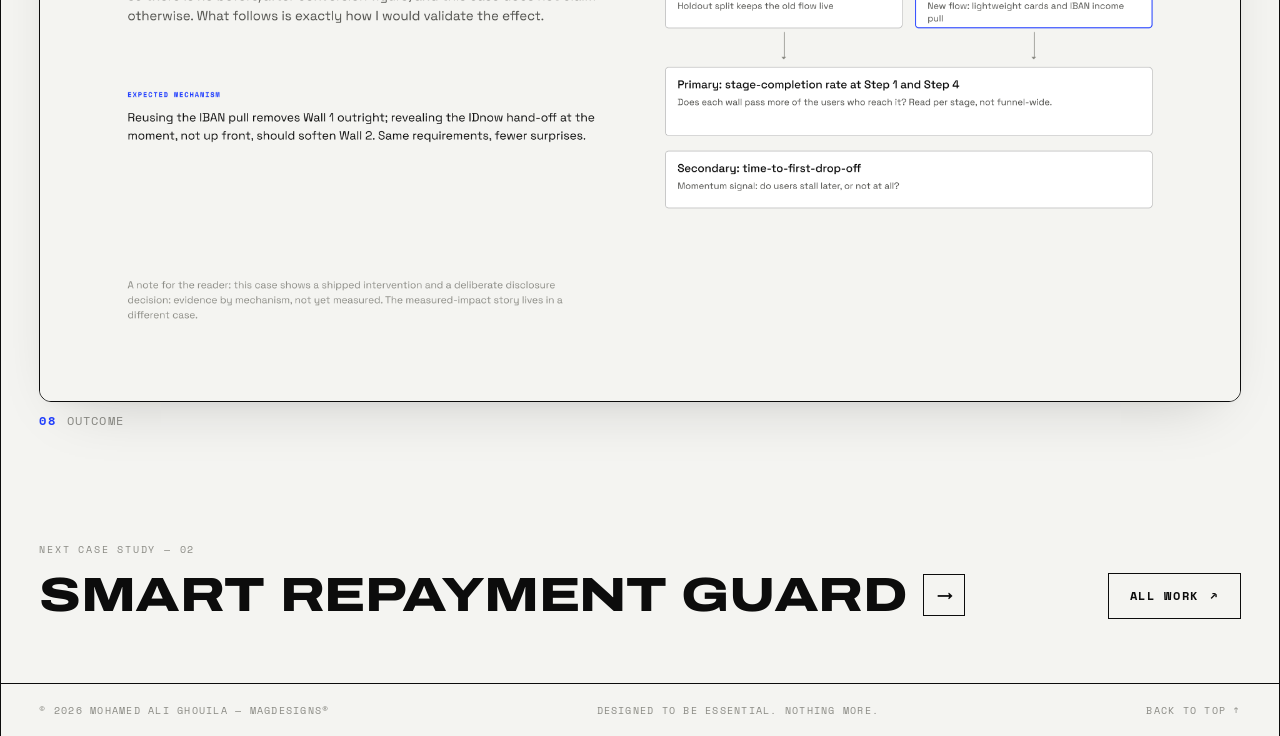
<file: case-funnel.html>
<!DOCTYPE html>
<html lang="en">
<head>
<meta charset="UTF-8" />
<meta name="viewport" content="width=device-width, initial-scale=1.0" />
<title>Removing friction from a high-stakes credit funnel — Mohamed Ali Ghouila</title>
<meta name="description" content="Replacing a hidden-step carousel with a fully visible, accessible credit application — shipped on existing design-system components." />
<link rel="icon" href="favicon.svg" type="image/svg+xml" />
<link rel="preconnect" href="https://fonts.googleapis.com" />
<link rel="preconnect" href="https://fonts.gstatic.com" crossorigin />
<link href="https://fonts.googleapis.com/css2?family=Archivo:ital,wdth,wght@0,62..125,100..900;1,62..125,100..900&family=Space+Grotesk:wght@400;500&family=Space+Mono:wght@400;700&display=swap" rel="stylesheet" />
<link rel="stylesheet" href="css/main.css?v=066f9372" />
<link rel="stylesheet" href="css/case.css?v=066f9372" />
<script>document.documentElement.classList.add('js');
if(new URLSearchParams(location.search).has('flat'))document.documentElement.classList.add('flat');</script>
</head>
<body>
<a class="skip" href="#overview">Skip to content</a>

<div class="frame">

<header class="top">
  <a class="top__brand" href="index.html#top">Mag<i>designs</i>®</a>
  <nav class="top__nav" aria-label="Primary">
    <a href="index.html#work">Work</a><a href="index.html#numbers">Numbers</a><a href="index.html#about">About</a><a href="index.html#contact">Contact</a>
  </nav>
  <div class="top__meta"></div>
  <button class="top__burger" type="button" aria-expanded="false" aria-controls="menu" data-burger>
    <span></span><span></span><span class="visually-hidden">Menu</span>
  </button>
</header>

<div class="menu" id="menu">
  <nav aria-label="Mobile">
    <a href="index.html#work" data-mlink><span><sup>01</sup>Work</span></a>
    <a href="index.html#numbers" data-mlink><span><sup>02</sup>Numbers</span></a>
    <a href="index.html#about" data-mlink><span><sup>03</sup>About</span></a>
    <a href="index.html#contact" data-mlink><span><sup>04</sup>Contact</span></a>
  </nav>
  <footer class="menu__foot">
    <a href="mailto:elghouilamed@gmail.com">elghouilamed@gmail.com</a>
    <a href="https://www.linkedin.com/in/mohamedalighouila" target="_blank" rel="noopener">LinkedIn ↗</a>
  </footer>
</div>

<main id="top" class="cpage">

  <nav class="toc" aria-label="On this page">
    <span class="toc__cap">On this page</span>
    <a class="toc__item" href="#overview"><span class="toc__dash" aria-hidden="true"></span><span class="toc__text"><span class="toc__no">01</span><span class="toc__label">Overview</span></span></a>
    <a class="toc__item" href="#slide-1"><span class="toc__dash" aria-hidden="true"></span><span class="toc__text"><span class="toc__no">02</span><span class="toc__label">Cover</span></span></a>
    <a class="toc__item" href="#slide-2"><span class="toc__dash" aria-hidden="true"></span><span class="toc__text"><span class="toc__no">03</span><span class="toc__label">The problem</span></span></a>
    <a class="toc__item" href="#slide-3"><span class="toc__dash" aria-hidden="true"></span><span class="toc__text"><span class="toc__no">04</span><span class="toc__label">The reframe</span></span></a>
    <a class="toc__item" href="#slide-4"><span class="toc__dash" aria-hidden="true"></span><span class="toc__text"><span class="toc__no">05</span><span class="toc__label">Evidence</span></span></a>
    <a class="toc__item" href="#slide-5"><span class="toc__dash" aria-hidden="true"></span><span class="toc__text"><span class="toc__no">06</span><span class="toc__label">Options explored</span></span></a>
    <a class="toc__item" href="#slide-6"><span class="toc__dash" aria-hidden="true"></span><span class="toc__text"><span class="toc__no">07</span><span class="toc__label">The solution</span></span></a>
    <a class="toc__item" href="#slide-7"><span class="toc__dash" aria-hidden="true"></span><span class="toc__text"><span class="toc__no">08</span><span class="toc__label">The trade-off</span></span></a>
    <a class="toc__item" href="#slide-8"><span class="toc__dash" aria-hidden="true"></span><span class="toc__text"><span class="toc__no">09</span><span class="toc__label">Outcome</span></span></a>
  </nav>

  <!-- OVERVIEW / HERO -->
  <section class="chero" id="overview">
    <div class="chero__top pad">
      <a class="chero__back" href="index.html#work" data-r>← All work</a>
      <p class="mono mono--soft chero__tag" data-r>easyCredit · Fintech · Web app</p>
      <h1 data-r>Removing friction from a <em>high-stakes</em> credit funnel</h1>
      <p class="chero__lede" data-r>A carousel was hiding the journey users had already committed to. The fix was not a restyle — it was making the full path honest and visible, without adding or removing a single required step.</p>
      <p class="chero__role" data-r><span class="cbadge">Shipped</span><span>Senior Product Designer — owned the audit, exploration, n=6 usability test, and shipped design.</span></p>
    </div>
    <dl class="chero__meta" data-r>
      <div><dt>Role</dt><dd>Product Designer</dd></div>
      <div><dt>Client</dt><dd>easyCredit</dd></div>
      <div><dt>Domain</dt><dd>Fintech · CRO</dd></div>
      <div><dt>Type</dt><dd>Shipped</dd></div>
    </dl>
  </section>

  
  <section class="deck" aria-label="Removing friction from a high-stakes credit funnel — deck">
    <figure class="slide" id="slide-1" data-r>
      <div class="slide__media">
        <img class="slide__img" src="img/decks/easycredit/01-cover.png" alt="easyCredit case cover — reducing abandonment in a high-stakes credit funnel, without increasing perceived effort" width="1920" height="1080" loading="eager" decoding="async" />
        <div class="slide__device" style="left:72.9167%;top:11.2963%;width:21.0417%;height:77.4074%;border-radius:11.39% / 5.5%">
          <video src="img/decks/easycredit/01-cover-device.mp4" poster="img/decks/easycredit/01-cover-device-poster.png" autoplay muted loop playsinline></video>
        </div>
      </div>
      <figcaption class="slide__cap"><span class="slide__no">01</span><span>Cover</span></figcaption>
    </figure>
    <figure class="slide" id="slide-2" data-r>
      <div class="slide__media">
        <img class="slide__img" src="img/decks/easycredit/02-problem.png" alt="The problem — a carousel at the front door hid the journey users had committed to; two walls users weren't warned of, income/pay-slip upload at Step 1 and IDnow verification at Step 4" width="1920" height="1080" loading="eager" decoding="async" />
        <div class="slide__device" style="left:17.3958%;top:51.9074%;width:11.0938%;height:42.5926%;border-radius:11.27% / 5.22%">
          <video src="img/decks/easycredit/02-problem-phone1.mp4" poster="img/decks/easycredit/02-problem-phone1-poster.png" autoplay muted loop playsinline></video>
        </div><div class="slide__device" style="left:45.3646%;top:51.8519%;width:11.0938%;height:42.6852%;border-radius:11.27% / 5.21%">
          <video src="img/decks/easycredit/02-problem-phone2.mp4" poster="img/decks/easycredit/02-problem-phone2-poster.png" autoplay muted loop playsinline></video>
        </div>
      </div>
      <figcaption class="slide__cap"><span class="slide__no">02</span><span>The problem</span></figcaption>
    </figure>
    <figure class="slide" id="slide-3" data-r>
      <div class="slide__media">
        <img class="slide__img" src="img/decks/easycredit/03-reframe.png" alt="The reframe — not a styling problem, a pacing problem: remove the friction that can be removed, disclose the friction that can't progressively" width="1920" height="1080" loading="lazy" decoding="async" />
        
      </div>
      <figcaption class="slide__cap"><span class="slide__no">03</span><span>The reframe</span></figcaption>
    </figure>
    <figure class="slide" id="slide-4" data-r>
      <div class="slide__media">
        <img class="slide__img" src="img/decks/easycredit/04-evidence.png" alt="Evidence — two friction points from the carousel entry point, tracked at the pay-slip upload step and the IDnow legitimation hand-off" width="1920" height="1080" loading="lazy" decoding="async" />
        
      </div>
      <figcaption class="slide__cap"><span class="slide__no">04</span><span>Evidence</span></figcaption>
    </figure>
    <figure class="slide" id="slide-5" data-r>
      <div class="slide__media">
        <img class="slide__img" src="img/decks/easycredit/05-options.png" alt="Three directions explored — enhanced carousel and full-screen stepper discarded, vertical disclosure cards shipped" width="1920" height="1080" loading="lazy" decoding="async" />
        
      </div>
      <figcaption class="slide__cap"><span class="slide__no">05</span><span>Options explored</span></figcaption>
    </figure>
    <figure class="slide" id="slide-6" data-r>
      <div class="slide__media">
        <img class="slide__img" src="img/decks/easycredit/06-solution.png" alt="The solution — vertical disclosure cards on an existing design-system component, reusing the IBAN income pull to remove Step 1 friction" width="1920" height="1080" loading="lazy" decoding="async" />
        
      </div>
      <figcaption class="slide__cap"><span class="slide__no">06</span><span>The solution</span></figcaption>
    </figure>
    <figure class="slide" id="slide-7" data-r>
      <div class="slide__media">
        <img class="slide__img" src="img/decks/easycredit/07-tradeoff.png" alt="The trade-off — real friction removed by reuse at Step 1, inherent KYC friction at Step 4 paced through progressive disclosure instead of shown up front" width="1920" height="1080" loading="lazy" decoding="async" />
        
      </div>
      <figcaption class="slide__cap"><span class="slide__no">07</span><span>The trade-off</span></figcaption>
    </figure>
    <figure class="slide" id="slide-8" data-r>
      <div class="slide__media">
        <img class="slide__img" src="img/decks/easycredit/08-outcome.png" alt="Outcome — the disclosure-card flow shipped with no before/after conversion figure yet; the stage-completion experiment proposed next" width="1920" height="1080" loading="lazy" decoding="async" />
        
      </div>
      <figcaption class="slide__cap"><span class="slide__no">08</span><span>Outcome</span></figcaption>
    </figure>
  </section>

  <!-- NEXT CASE -->
  <section class="cnext">
    <div class="cnext__row" data-r>
      <div>
        <p class="cnext__lab">Next case study — 02</p>
        <a class="cnext__title" href="case-autonomy.html">Smart Repayment Guard<span class="orb" aria-hidden="true">→</span></a>
      </div>
      <a class="cnext__all" href="index.html#work">All work <span aria-hidden="true">↗</span></a>
    </div>
  </section>

  <footer class="cfoot">
    <p>© <span data-year>2026</span> Mohamed Ali Ghouila — Magdesigns®</p>
    <p>Designed to be essential. Nothing more.</p>
    <a href="#top">Back to top ↑</a>
  </footer>
</main>
</div>

<script src="js/main.js?v=066f9372" defer></script>
<script src="js/case.js?v=066f9372" defer></script>
</body>
</html>
</file>
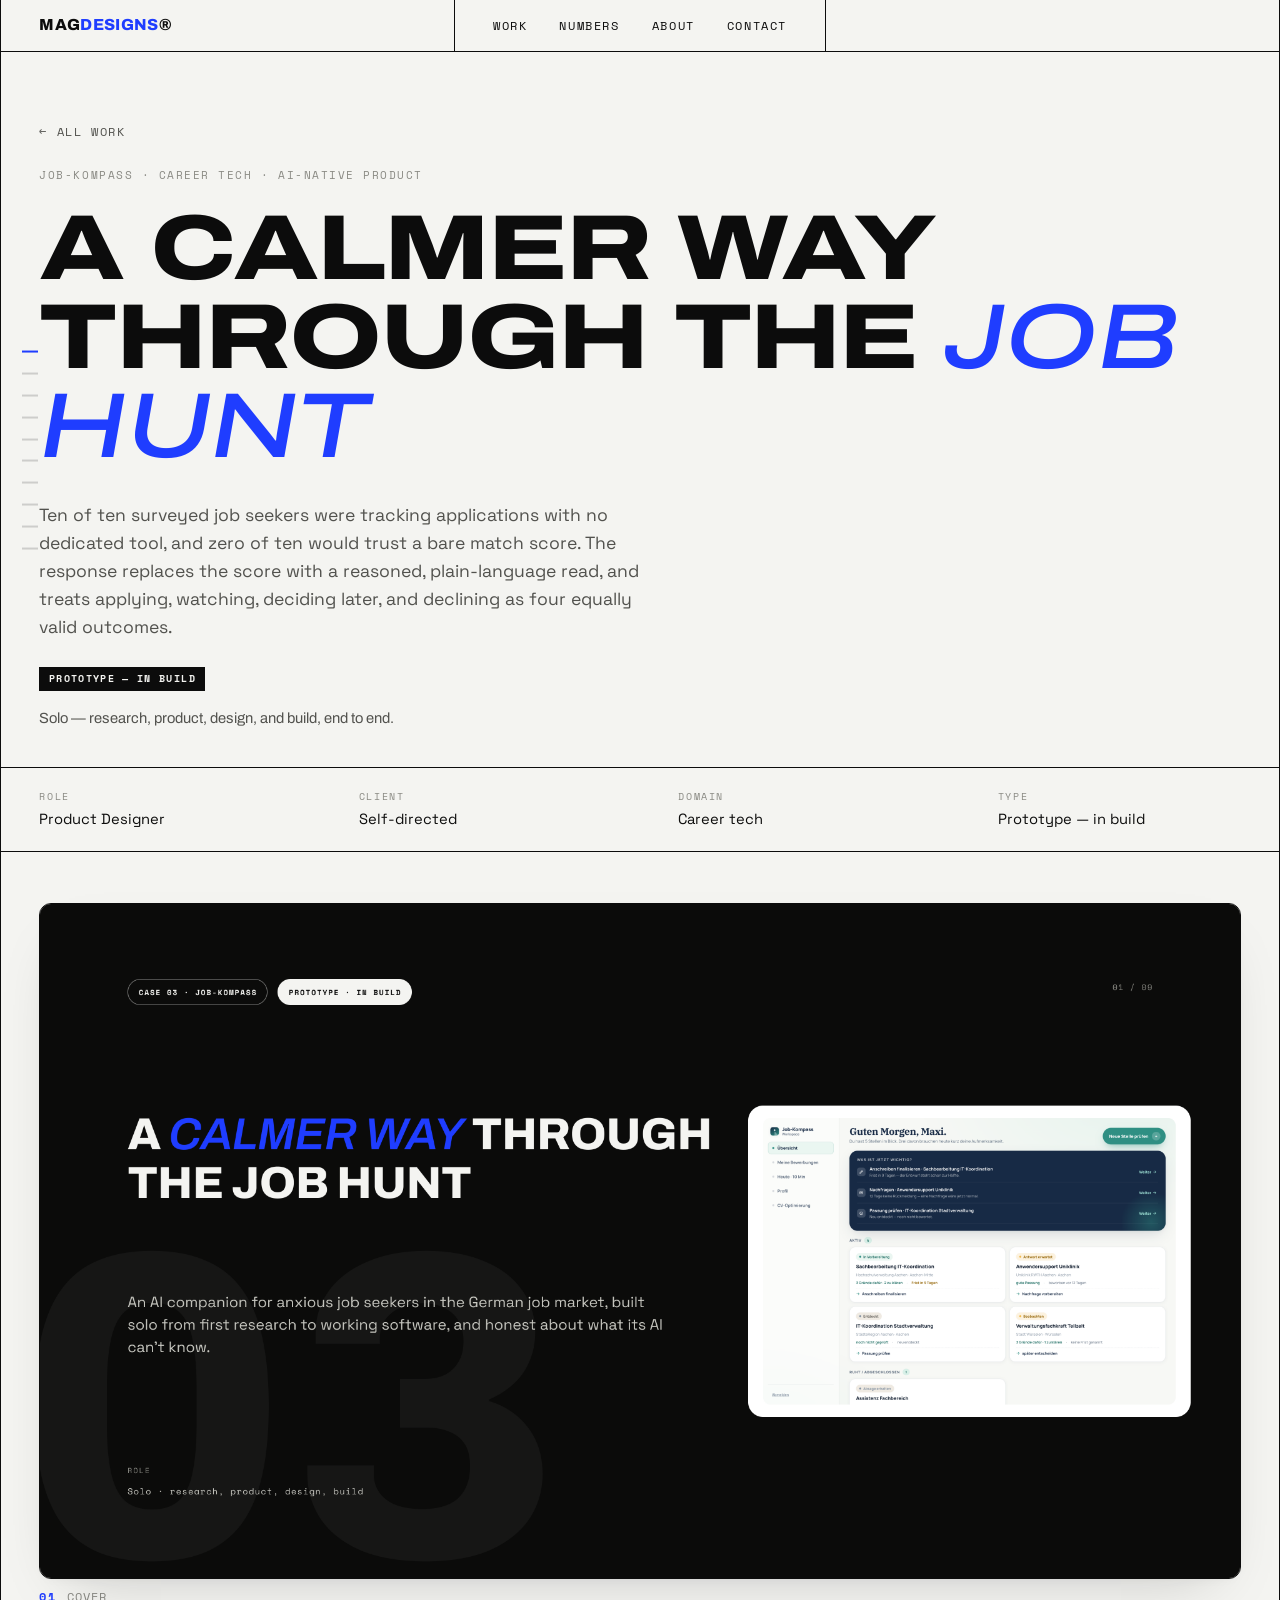
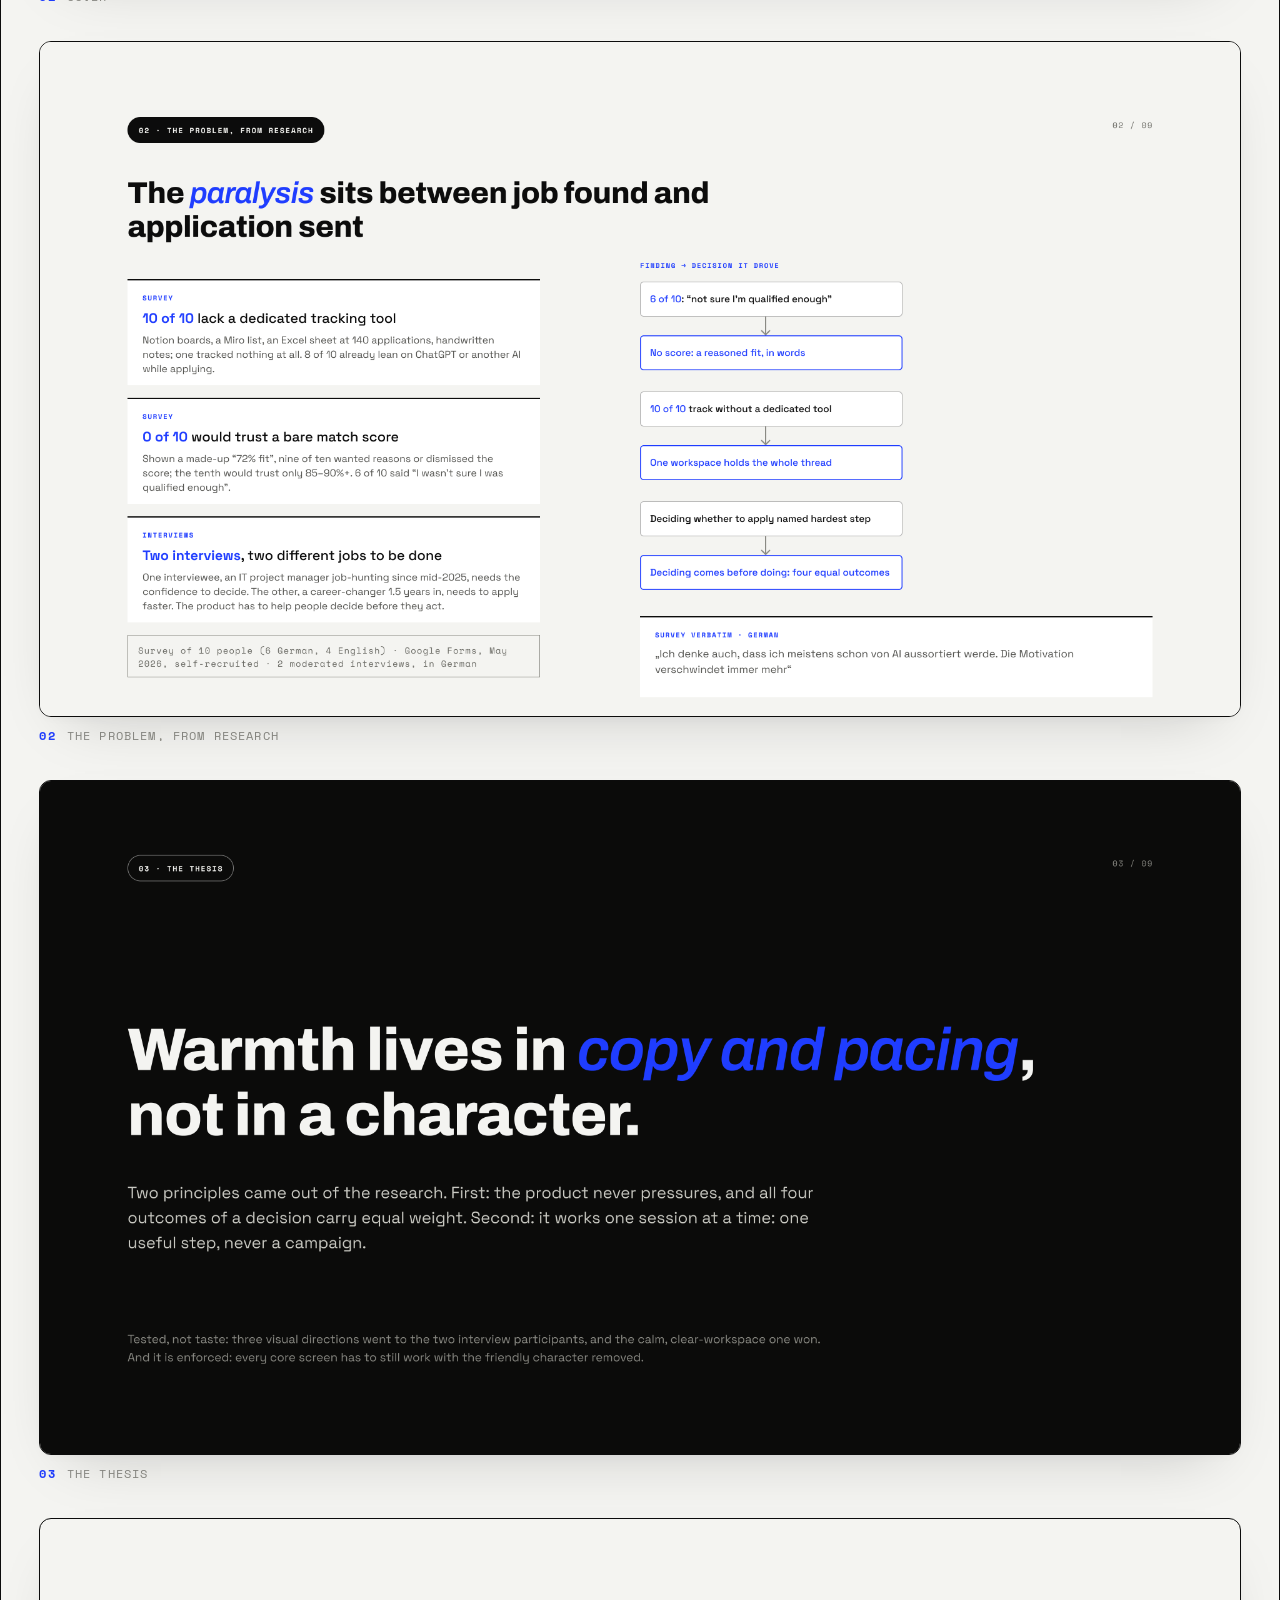
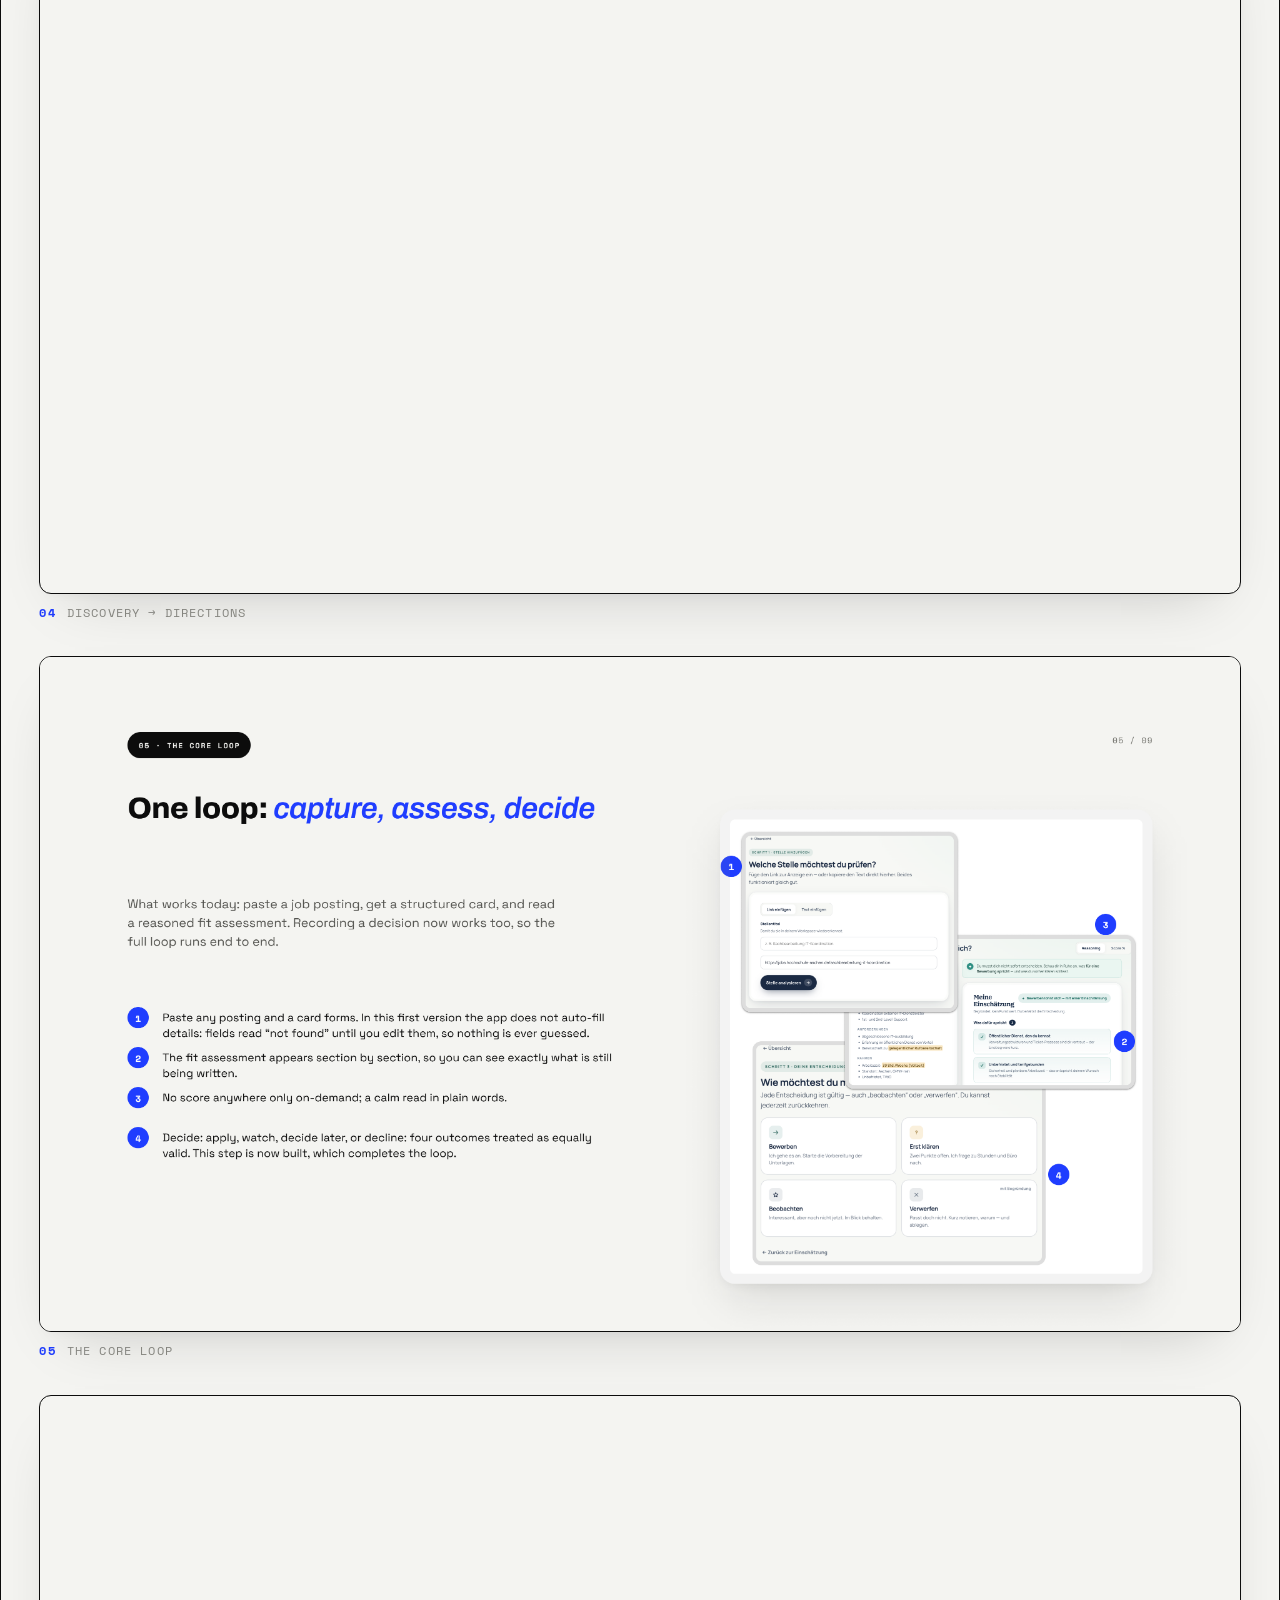
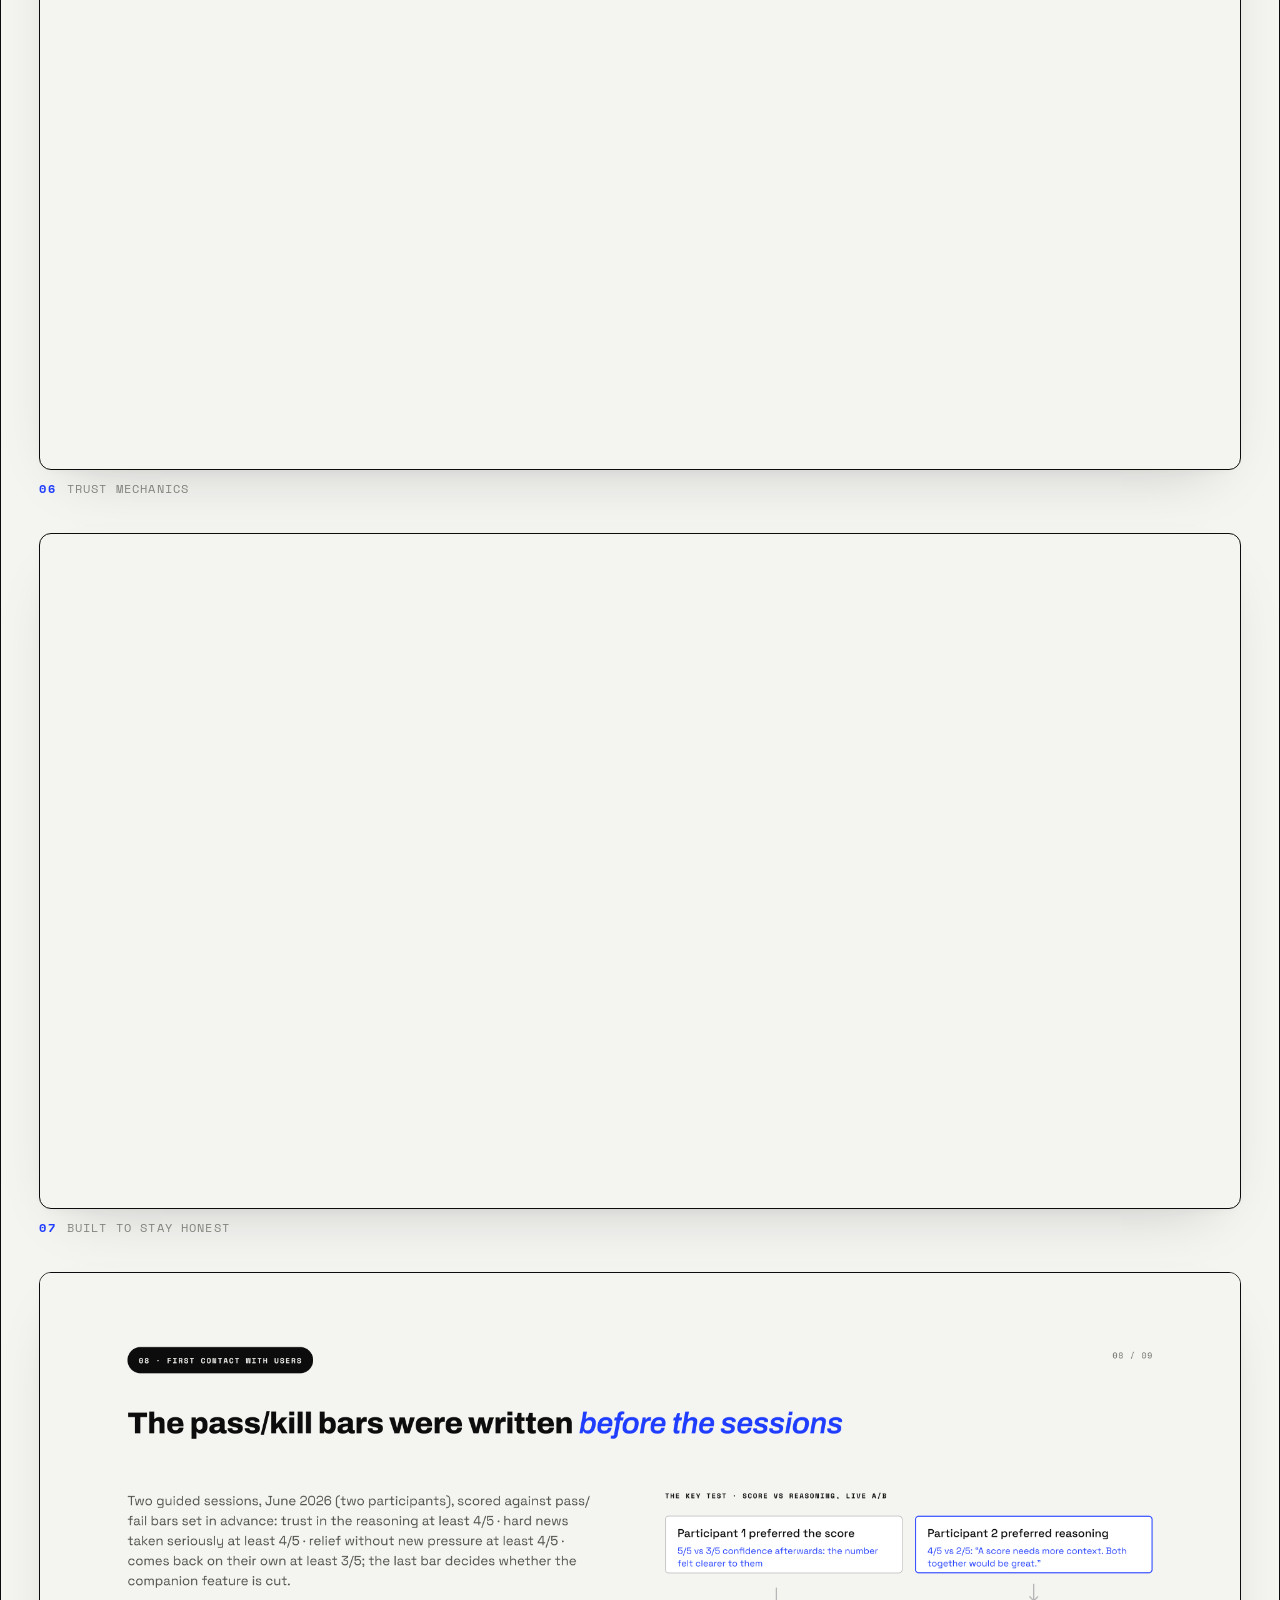
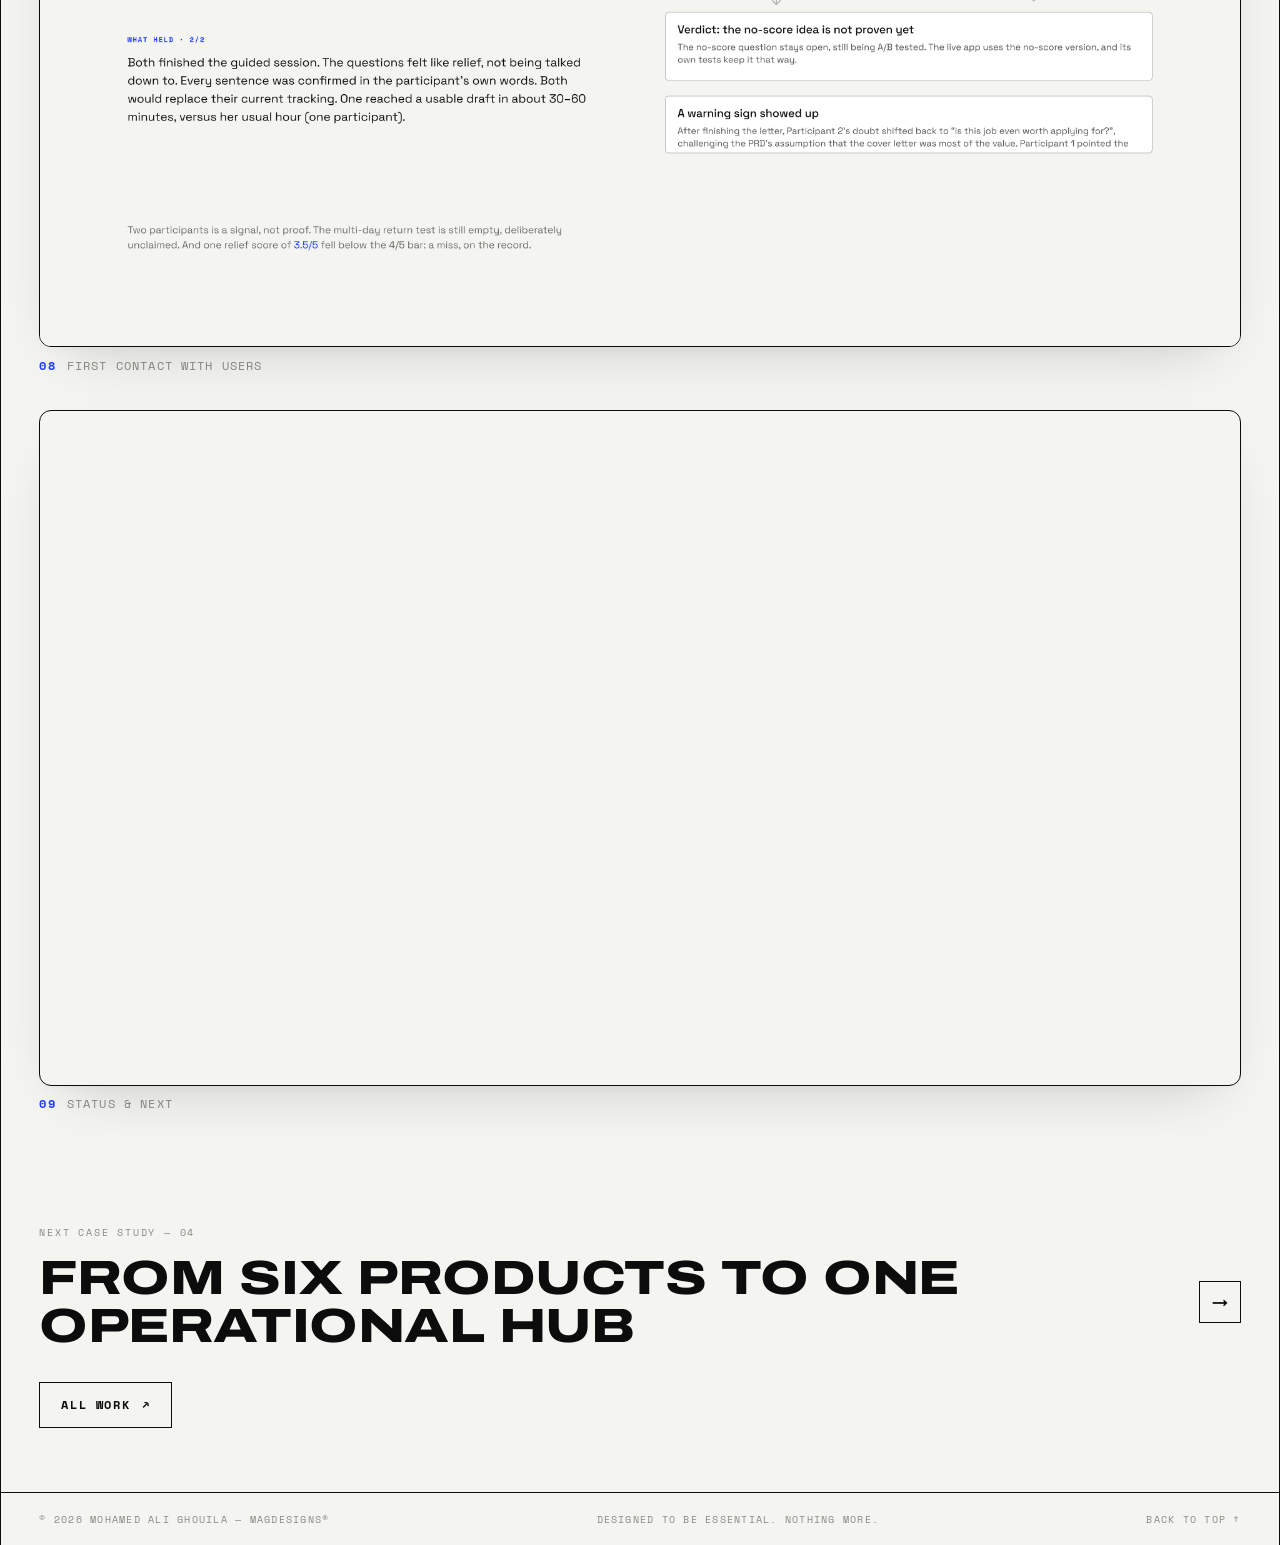
<file: case-job-kompass.html>
<!DOCTYPE html>
<html lang="en">
<head>
<meta charset="UTF-8" />
<meta name="viewport" content="width=device-width, initial-scale=1.0" />
<title>A calmer way through the job hunt — Mohamed Ali Ghouila</title>
<meta name="description" content="Job-Kompass: an AI-native companion for anxious job seekers in the German market — built solo from discovery to running code, honest about what its AI can’t know." />
<link rel="icon" href="favicon.svg" type="image/svg+xml" />
<link rel="preconnect" href="https://fonts.googleapis.com" />
<link rel="preconnect" href="https://fonts.gstatic.com" crossorigin />
<link href="https://fonts.googleapis.com/css2?family=Archivo:ital,wdth,wght@0,62..125,100..900;1,62..125,100..900&family=Space+Grotesk:wght@400;500&family=Space+Mono:wght@400;700&display=swap" rel="stylesheet" />
<link rel="stylesheet" href="css/main.css?v=066f9372" />
<link rel="stylesheet" href="css/case.css?v=066f9372" />
<script>document.documentElement.classList.add('js');
if(new URLSearchParams(location.search).has('flat'))document.documentElement.classList.add('flat');</script>
</head>
<body>
<a class="skip" href="#overview">Skip to content</a>

<div class="frame">

<header class="top">
  <a class="top__brand" href="index.html#top">Mag<i>designs</i>®</a>
  <nav class="top__nav" aria-label="Primary">
    <a href="index.html#work">Work</a><a href="index.html#numbers">Numbers</a><a href="index.html#about">About</a><a href="index.html#contact">Contact</a>
  </nav>
  <div class="top__meta"></div>
  <button class="top__burger" type="button" aria-expanded="false" aria-controls="menu" data-burger>
    <span></span><span></span><span class="visually-hidden">Menu</span>
  </button>
</header>

<div class="menu" id="menu">
  <nav aria-label="Mobile">
    <a href="index.html#work" data-mlink><span><sup>01</sup>Work</span></a>
    <a href="index.html#numbers" data-mlink><span><sup>02</sup>Numbers</span></a>
    <a href="index.html#about" data-mlink><span><sup>03</sup>About</span></a>
    <a href="index.html#contact" data-mlink><span><sup>04</sup>Contact</span></a>
  </nav>
  <footer class="menu__foot">
    <a href="mailto:elghouilamed@gmail.com">elghouilamed@gmail.com</a>
    <a href="https://www.linkedin.com/in/mohamedalighouila" target="_blank" rel="noopener">LinkedIn ↗</a>
  </footer>
</div>

<main id="top" class="cpage">

  <nav class="toc" aria-label="On this page">
    <span class="toc__cap">On this page</span>
    <a class="toc__item" href="#overview"><span class="toc__dash" aria-hidden="true"></span><span class="toc__text"><span class="toc__no">01</span><span class="toc__label">Overview</span></span></a>
    <a class="toc__item" href="#slide-1"><span class="toc__dash" aria-hidden="true"></span><span class="toc__text"><span class="toc__no">02</span><span class="toc__label">Cover</span></span></a>
    <a class="toc__item" href="#slide-2"><span class="toc__dash" aria-hidden="true"></span><span class="toc__text"><span class="toc__no">03</span><span class="toc__label">The problem, from research</span></span></a>
    <a class="toc__item" href="#slide-3"><span class="toc__dash" aria-hidden="true"></span><span class="toc__text"><span class="toc__no">04</span><span class="toc__label">The thesis</span></span></a>
    <a class="toc__item" href="#slide-4"><span class="toc__dash" aria-hidden="true"></span><span class="toc__text"><span class="toc__no">05</span><span class="toc__label">Discovery → directions</span></span></a>
    <a class="toc__item" href="#slide-5"><span class="toc__dash" aria-hidden="true"></span><span class="toc__text"><span class="toc__no">06</span><span class="toc__label">The core loop</span></span></a>
    <a class="toc__item" href="#slide-6"><span class="toc__dash" aria-hidden="true"></span><span class="toc__text"><span class="toc__no">07</span><span class="toc__label">Trust mechanics</span></span></a>
    <a class="toc__item" href="#slide-7"><span class="toc__dash" aria-hidden="true"></span><span class="toc__text"><span class="toc__no">08</span><span class="toc__label">Built to stay honest</span></span></a>
    <a class="toc__item" href="#slide-8"><span class="toc__dash" aria-hidden="true"></span><span class="toc__text"><span class="toc__no">09</span><span class="toc__label">First contact with users</span></span></a>
    <a class="toc__item" href="#slide-9"><span class="toc__dash" aria-hidden="true"></span><span class="toc__text"><span class="toc__no">10</span><span class="toc__label">Status & next</span></span></a>
  </nav>

  <!-- OVERVIEW / HERO -->
  <section class="chero" id="overview">
    <div class="chero__top pad">
      <a class="chero__back" href="index.html#work" data-r>← All work</a>
      <p class="mono mono--soft chero__tag" data-r>Job-Kompass · Career tech · AI-native product</p>
      <h1 data-r>A calmer way through the <em>job hunt</em></h1>
      <p class="chero__lede" data-r>Ten of ten surveyed job seekers were tracking applications with no dedicated tool, and zero of ten would trust a bare match score. The response replaces the score with a reasoned, plain-language read, and treats applying, watching, deciding later, and declining as four equally valid outcomes.</p>
      <p class="chero__role" data-r><span class="cbadge">Prototype — in build</span><span>Solo — research, product, design, and build, end to end.</span></p>
    </div>
    <dl class="chero__meta" data-r>
      <div><dt>Role</dt><dd>Product Designer</dd></div>
      <div><dt>Client</dt><dd>Self-directed</dd></div>
      <div><dt>Domain</dt><dd>Career tech</dd></div>
      <div><dt>Type</dt><dd>Prototype — in build</dd></div>
    </dl>
  </section>

  
  <section class="deck" aria-label="A calmer way through the job hunt — deck">
    <figure class="slide" id="slide-1" data-r>
      <div class="slide__media">
        <img class="slide__img" src="img/decks/job-kompass/01-cover.png" alt="Job-Kompass case cover — a calmer way through the job hunt; prototype in build, solo research, product, design, and build" width="1920" height="1080" loading="eager" decoding="async" />
        
      </div>
      <figcaption class="slide__cap"><span class="slide__no">01</span><span>Cover</span></figcaption>
    </figure>
    <figure class="slide" id="slide-2" data-r>
      <div class="slide__media">
        <img class="slide__img" src="img/decks/job-kompass/02-problem.png" alt="The problem, from research — 10 of 10 surveyed job seekers track applications with no dedicated tool, 0 of 10 would trust a bare match score, and two interviews surfaced two different jobs to be done; the paralysis sits between finding a job and deciding whether to apply" width="1920" height="1080" loading="eager" decoding="async" />
        
      </div>
      <figcaption class="slide__cap"><span class="slide__no">02</span><span>The problem, from research</span></figcaption>
    </figure>
    <figure class="slide" id="slide-3" data-r>
      <div class="slide__media">
        <img class="slide__img" src="img/decks/job-kompass/03-thesis.png" alt="The thesis — warmth lives in copy and pacing, not in a character; the product never pressures, treats all four decision outcomes as equally valid, and works one session at a time" width="1920" height="1080" loading="lazy" decoding="async" />
        
      </div>
      <figcaption class="slide__cap"><span class="slide__no">03</span><span>The thesis</span></figcaption>
    </figure>
    <figure class="slide" id="slide-4" data-r>
      <div class="slide__media">
        <img class="slide__img" src="img/decks/job-kompass/04-directions.png" alt="Discovery to directions — three live prototypes tested three ideas; the score-free reasoning read and the one-workspace direction carried forward, the guided cover-letter session is not yet built" width="1920" height="1080" loading="lazy" decoding="async" />
        
      </div>
      <figcaption class="slide__cap"><span class="slide__no">04</span><span>Discovery → directions</span></figcaption>
    </figure>
    <figure class="slide" id="slide-5" data-r>
      <div class="slide__media">
        <img class="slide__img" src="img/decks/job-kompass/05-core-loop.png" alt="The core loop — capture a job posting, read a section-by-section reasoned fit assessment with no score, and record a decision; the full loop now runs end to end" width="1920" height="1080" loading="lazy" decoding="async" />
        
      </div>
      <figcaption class="slide__cap"><span class="slide__no">05</span><span>The core loop</span></figcaption>
    </figure>
    <figure class="slide" id="slide-6" data-r>
      <div class="slide__media">
        <img class="slide__img" src="img/decks/job-kompass/06-ai-trust.png" alt="Designing for an AI you can’t fully trust — a plain-language read instead of a score, a permanent non-dismissible AI-generated disclosure, and failure states specced as next, not yet built" width="1920" height="1080" loading="lazy" decoding="async" />
        
      </div>
      <figcaption class="slide__cap"><span class="slide__no">06</span><span>Trust mechanics</span></figcaption>
    </figure>
    <figure class="slide" id="slide-7" data-r>
      <div class="slide__media">
        <img class="slide__img" src="img/decks/job-kompass/07-built-honest.png" alt="Built to stay honest — design principles enforced as CI checks with tests written to fail first, every change following the same plan, spec, build, and critical-review process" width="1920" height="1080" loading="lazy" decoding="async" />
        
      </div>
      <figcaption class="slide__cap"><span class="slide__no">07</span><span>Built to stay honest</span></figcaption>
    </figure>
    <figure class="slide" id="slide-8" data-r>
      <div class="slide__media">
        <img class="slide__img" src="img/decks/job-kompass/08-first-contact.png" alt="First contact with users — two guided sessions scored against pass/fail bars set in advance; what held, a score-versus-reasoning A/B split down the middle, and a miss recorded honestly" width="1920" height="1080" loading="lazy" decoding="async" />
        
      </div>
      <figcaption class="slide__cap"><span class="slide__no">08</span><span>First contact with users</span></figcaption>
    </figure>
    <figure class="slide" id="slide-9" data-r>
      <div class="slide__media">
        <img class="slide__img" src="img/decks/job-kompass/09-status.png" alt="Status and what happens next — the core loop runs end to end today, a content-complete MVP targeted for 2026-07-25, zero outcome metrics claimed by principle, and what is still to be tested" width="1920" height="1080" loading="lazy" decoding="async" />
        
      </div>
      <figcaption class="slide__cap"><span class="slide__no">09</span><span>Status & next</span></figcaption>
    </figure>
  </section>

  <!-- NEXT CASE -->
  <section class="cnext">
    <div class="cnext__row" data-r>
      <div>
        <p class="cnext__lab">Next case study — 04</p>
        <a class="cnext__title" href="case-platform.html">From six products to one operational hub<span class="orb" aria-hidden="true">→</span></a>
      </div>
      <a class="cnext__all" href="index.html#work">All work <span aria-hidden="true">↗</span></a>
    </div>
  </section>

  <footer class="cfoot">
    <p>© <span data-year>2026</span> Mohamed Ali Ghouila — Magdesigns®</p>
    <p>Designed to be essential. Nothing more.</p>
    <a href="#top">Back to top ↑</a>
  </footer>
</main>
</div>

<script src="js/main.js?v=066f9372" defer></script>
<script src="js/case.js?v=066f9372" defer></script>
</body>
</html>
</file>
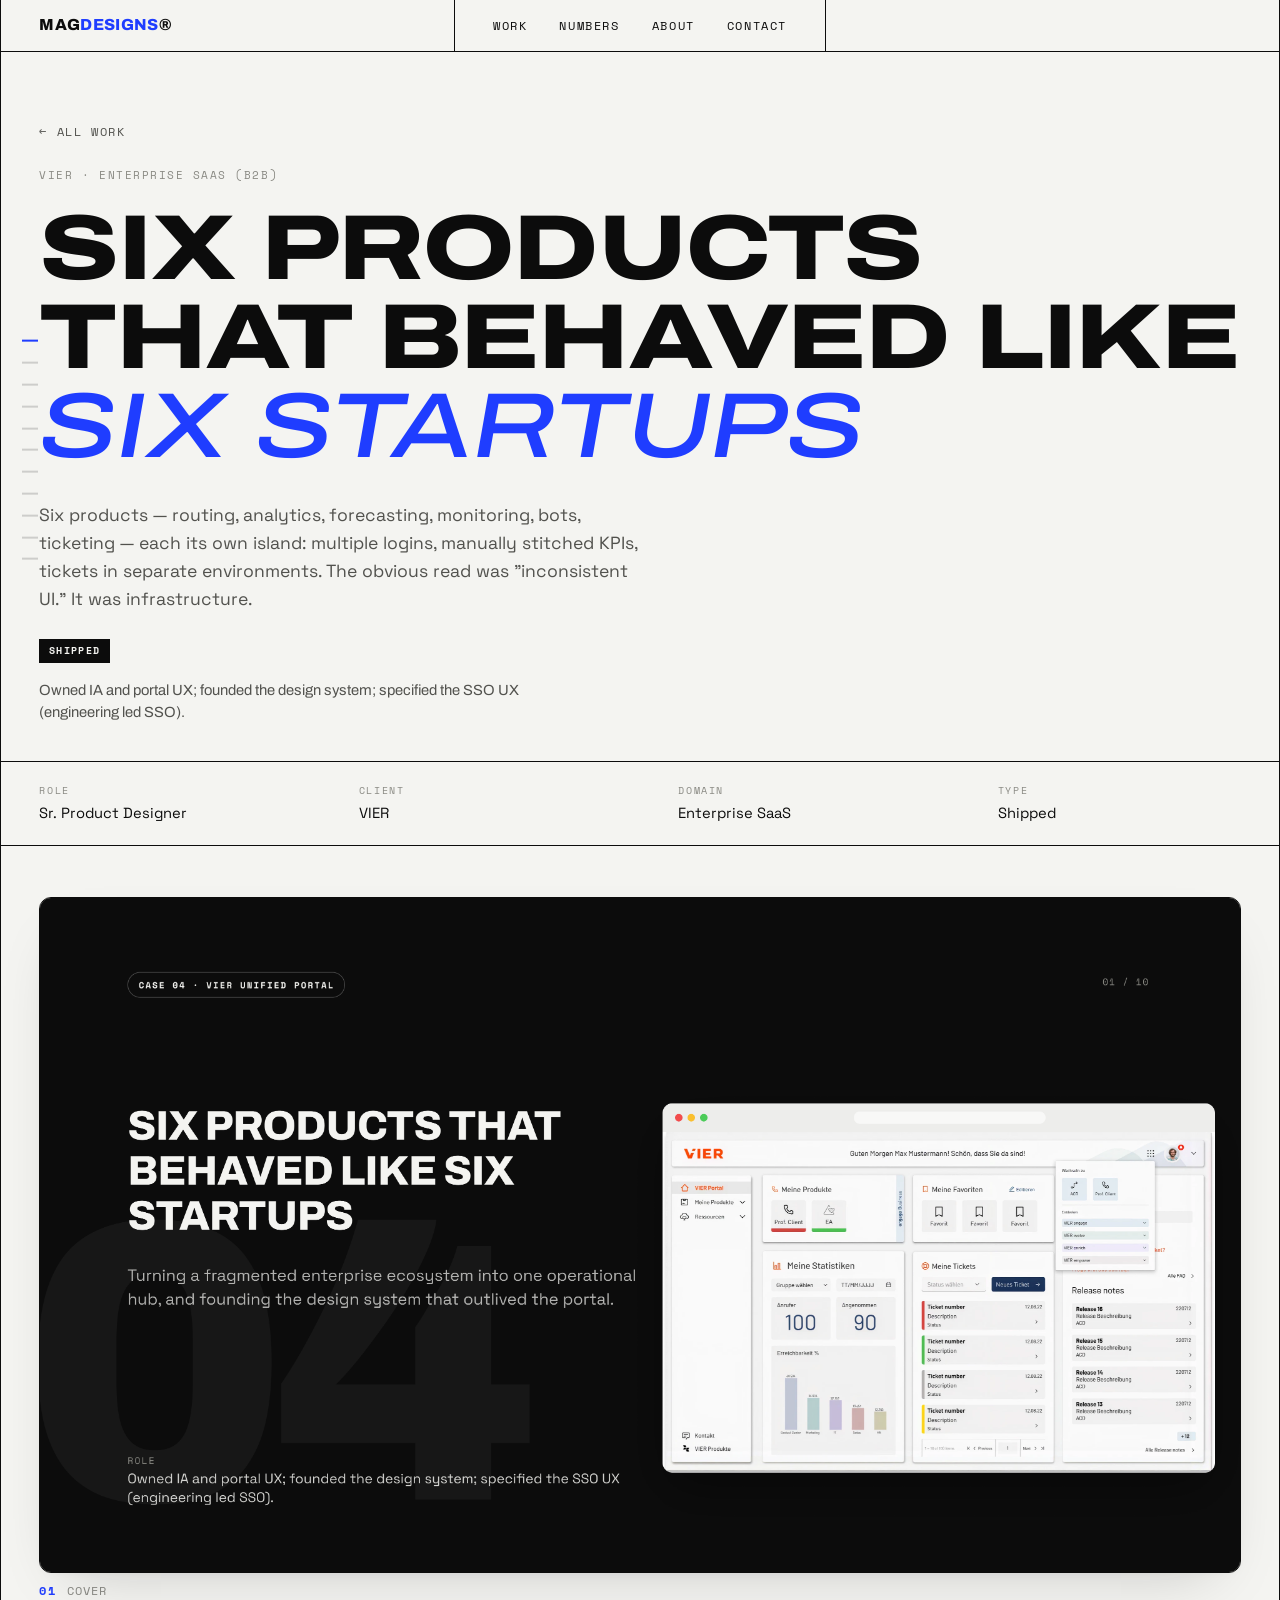
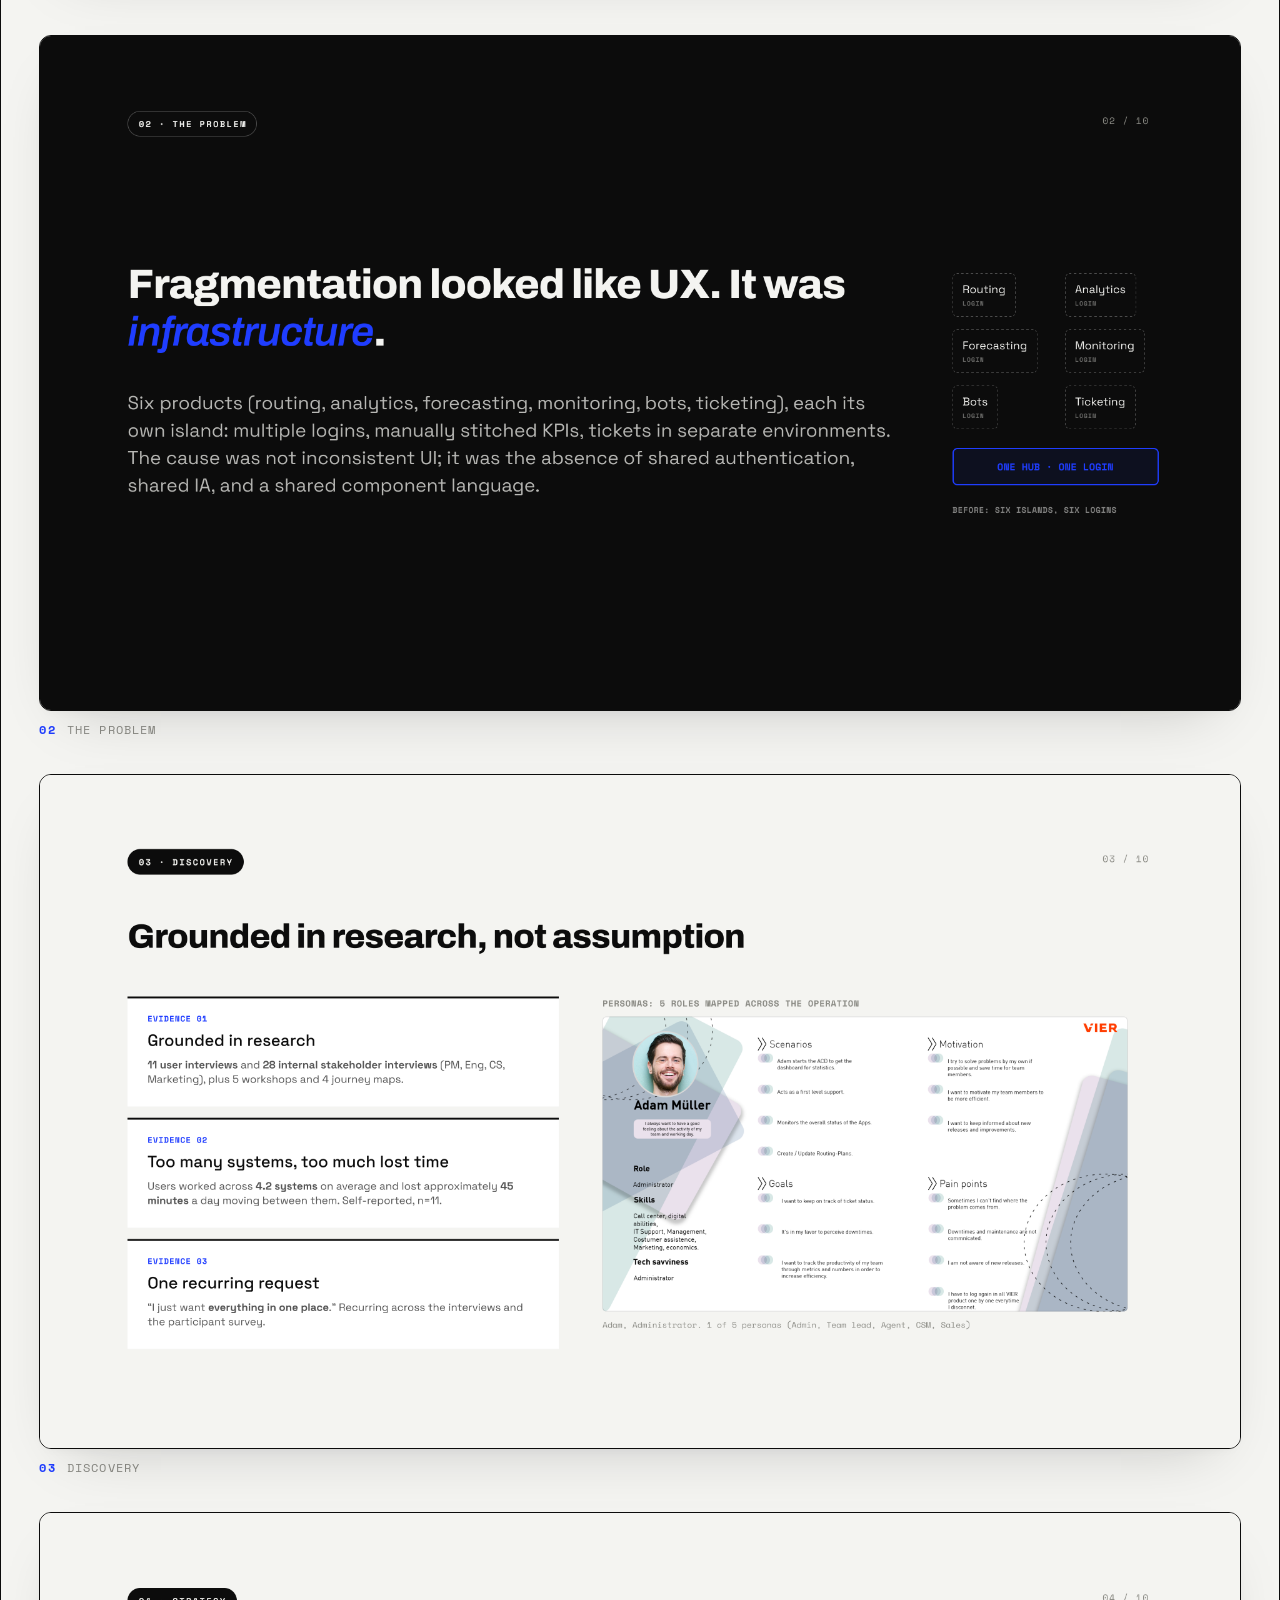
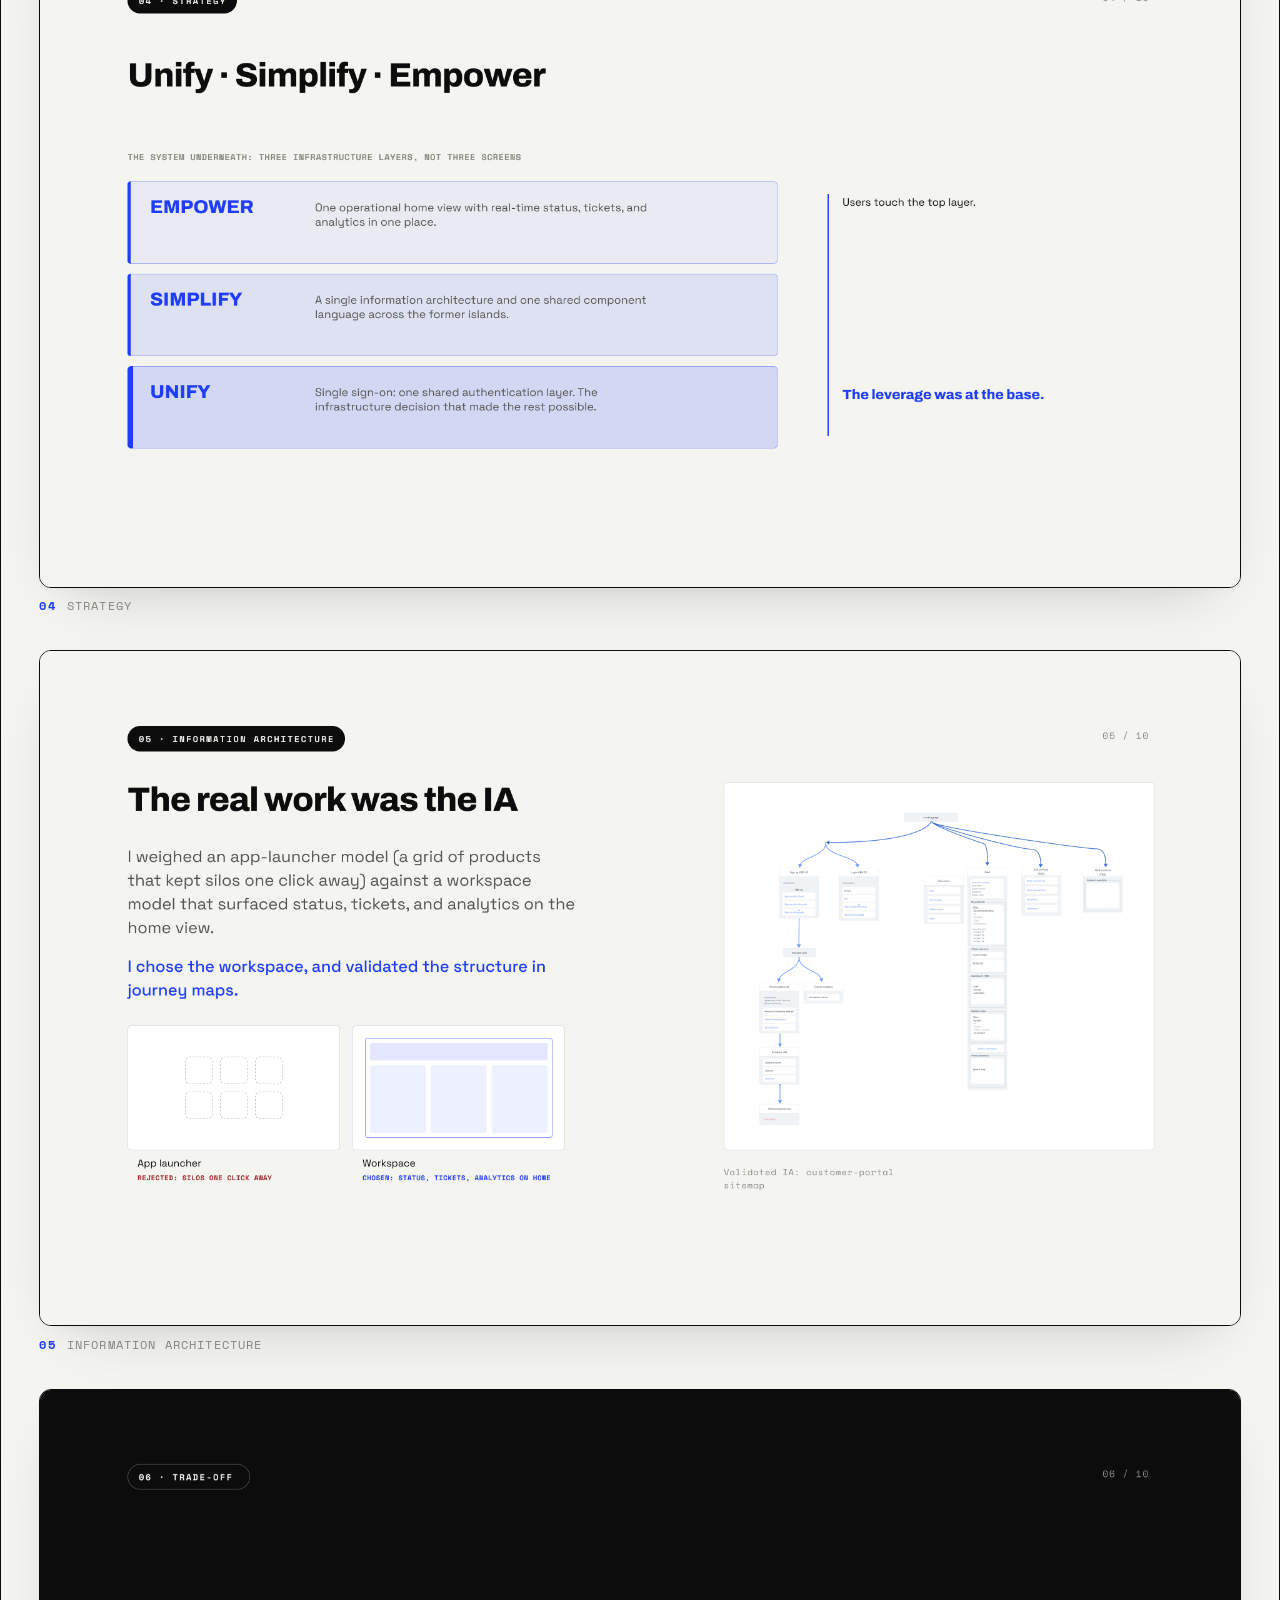
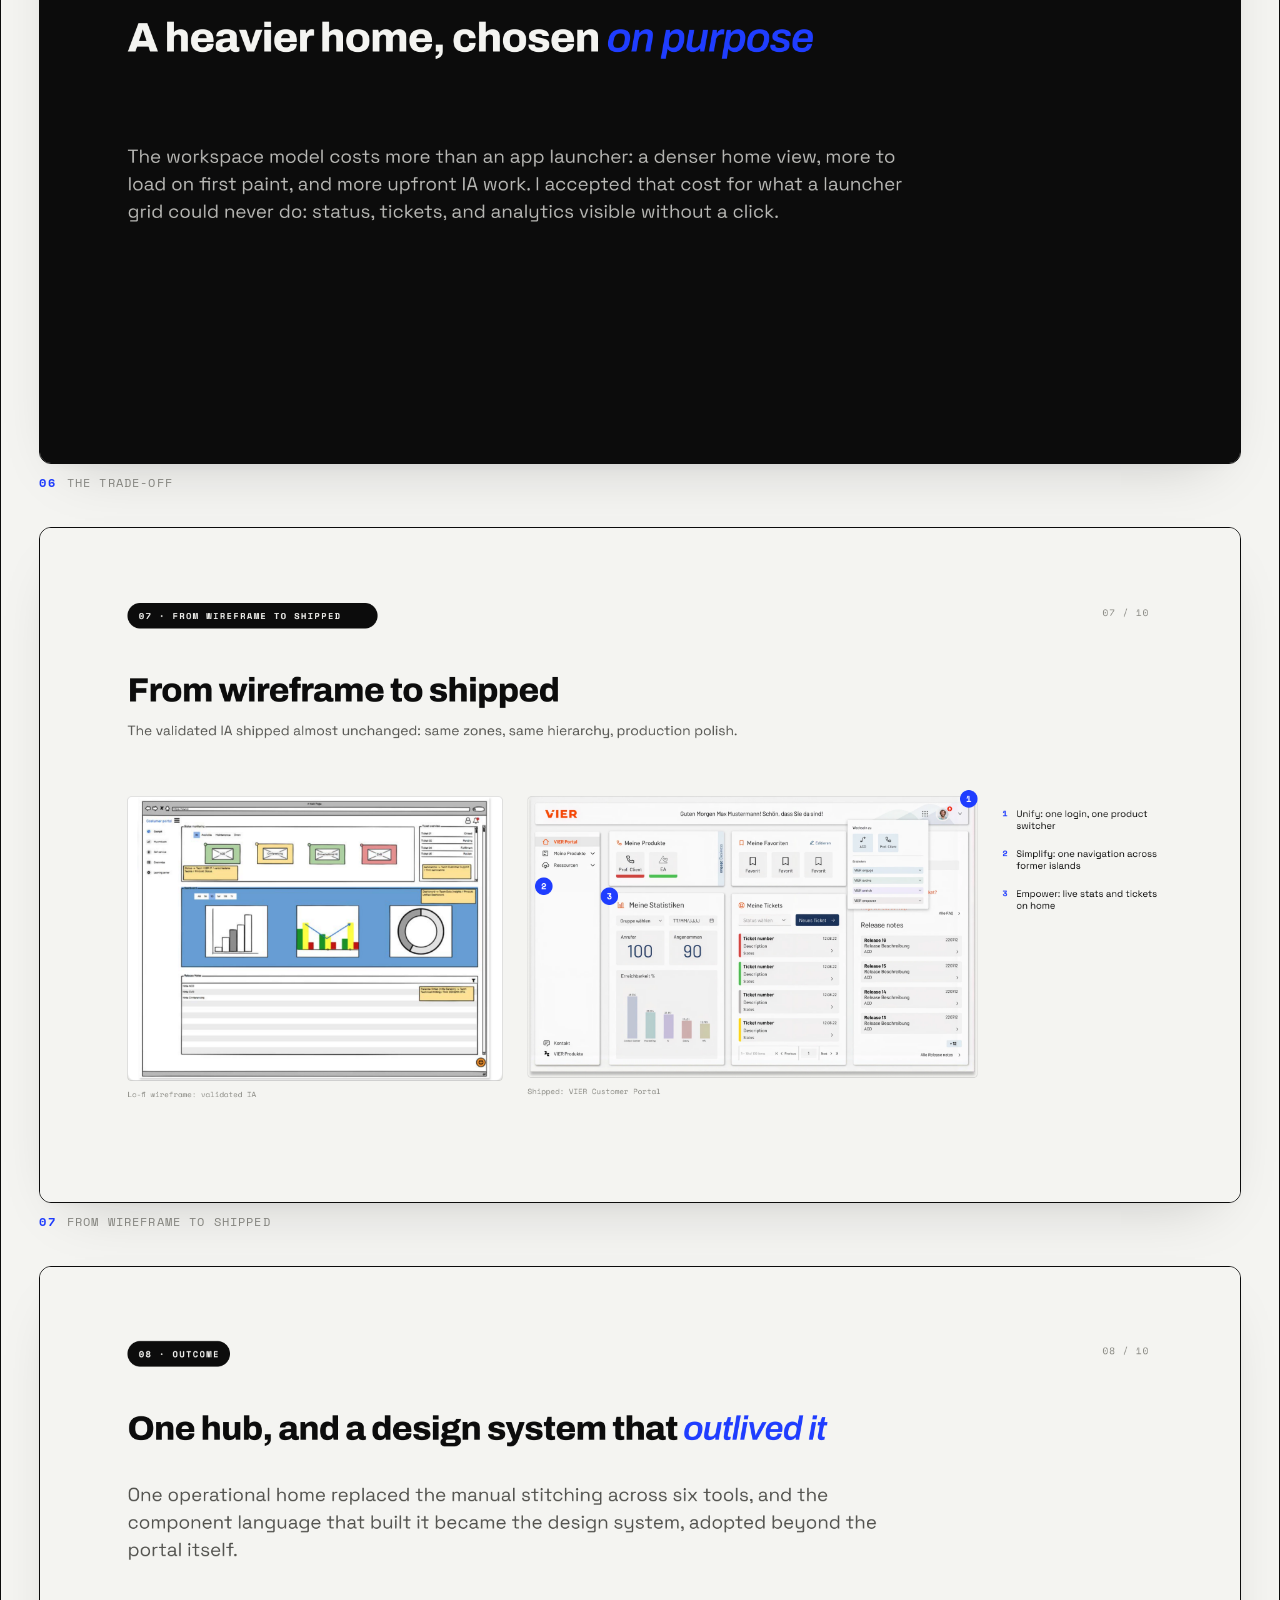
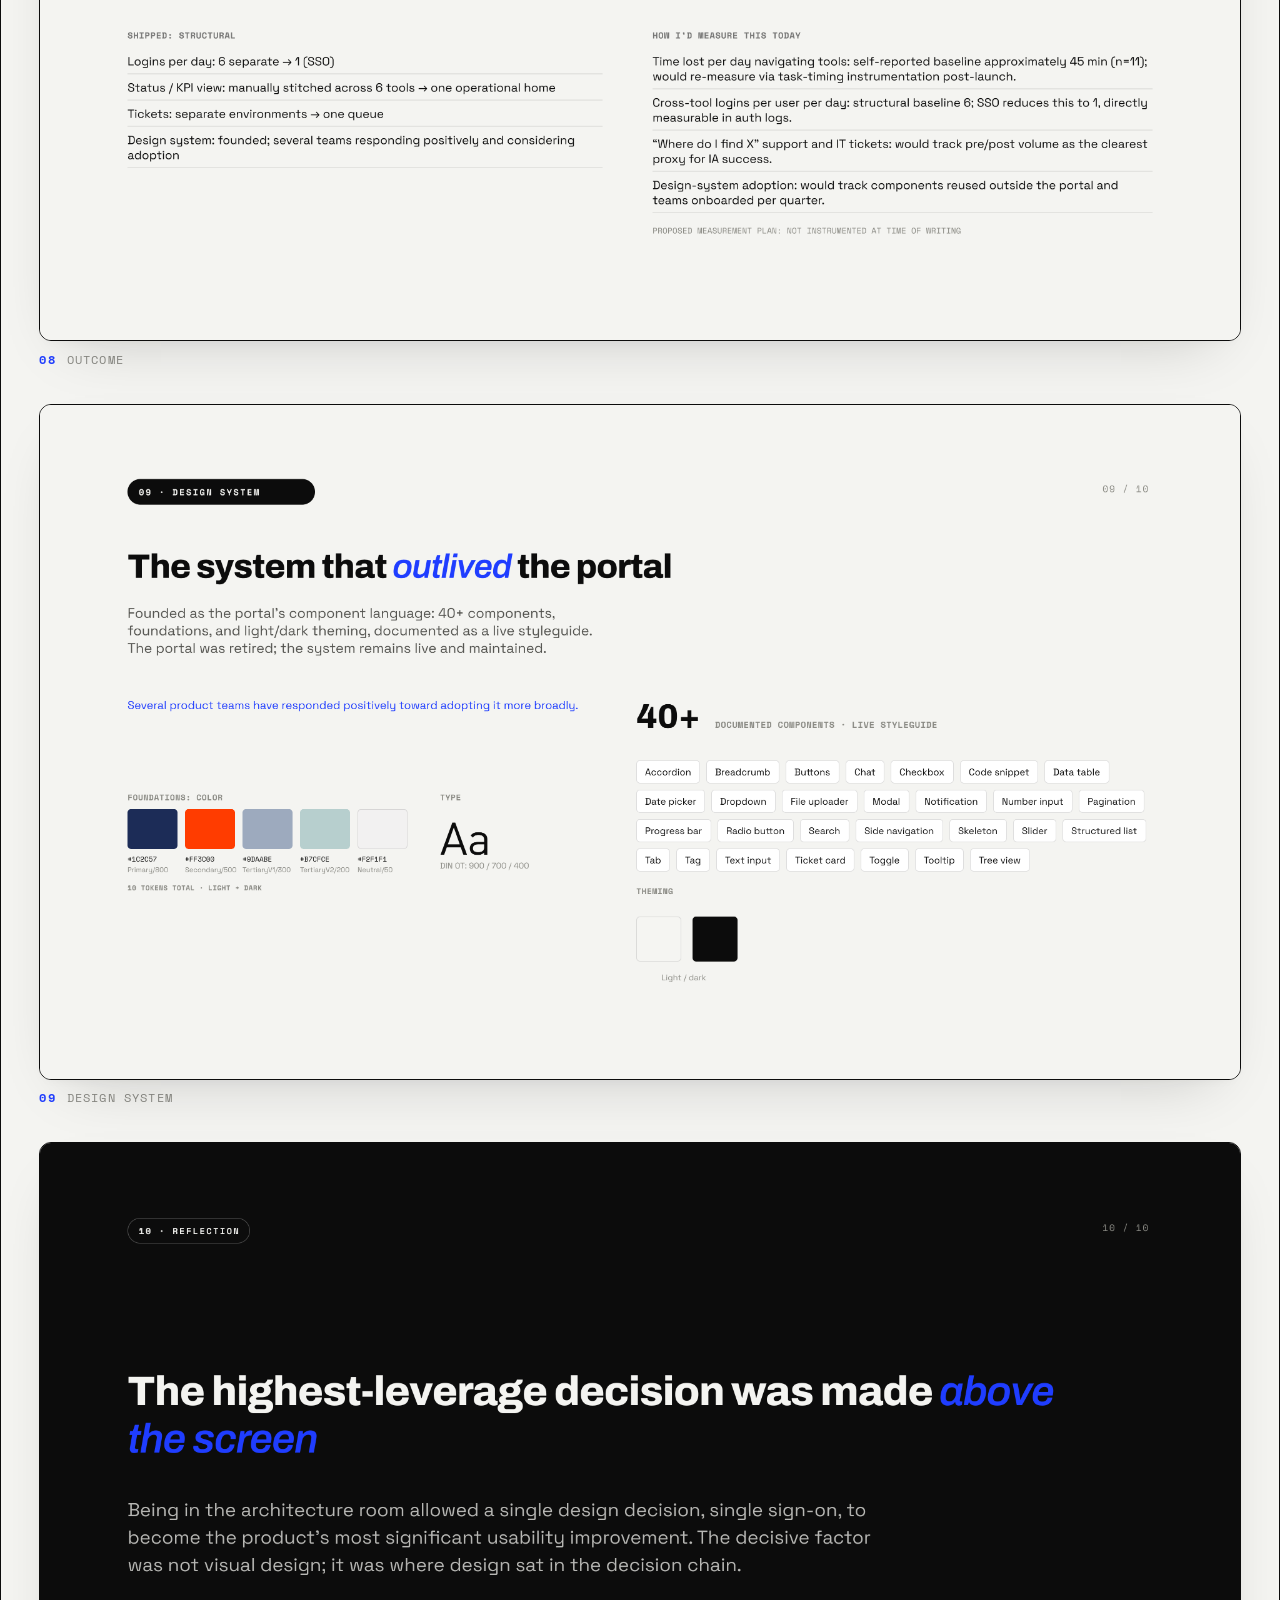
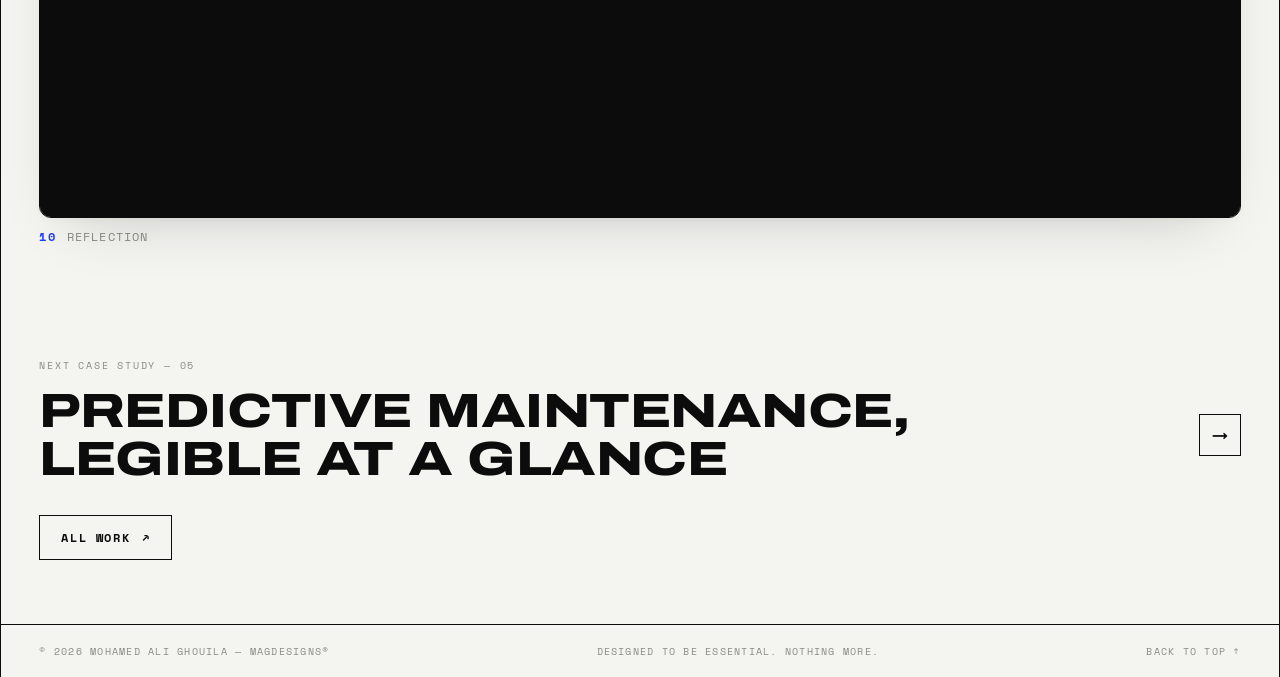
<file: case-platform.html>
<!DOCTYPE html>
<html lang="en">
<head>
<meta charset="UTF-8" />
<meta name="viewport" content="width=device-width, initial-scale=1.0" />
<title>From six products to one operational hub — Mohamed Ali Ghouila</title>
<meta name="description" content="Turning a fragmented enterprise ecosystem into one operational hub — and founding the design system that outlived the portal itself." />
<link rel="icon" href="favicon.svg" type="image/svg+xml" />
<link rel="preconnect" href="https://fonts.googleapis.com" />
<link rel="preconnect" href="https://fonts.gstatic.com" crossorigin />
<link href="https://fonts.googleapis.com/css2?family=Archivo:ital,wdth,wght@0,62..125,100..900;1,62..125,100..900&family=Space+Grotesk:wght@400;500&family=Space+Mono:wght@400;700&display=swap" rel="stylesheet" />
<link rel="stylesheet" href="css/main.css?v=066f9372" />
<link rel="stylesheet" href="css/case.css?v=066f9372" />
<script>document.documentElement.classList.add('js');
if(new URLSearchParams(location.search).has('flat'))document.documentElement.classList.add('flat');</script>
</head>
<body>
<a class="skip" href="#overview">Skip to content</a>

<div class="frame">

<header class="top">
  <a class="top__brand" href="index.html#top">Mag<i>designs</i>®</a>
  <nav class="top__nav" aria-label="Primary">
    <a href="index.html#work">Work</a><a href="index.html#numbers">Numbers</a><a href="index.html#about">About</a><a href="index.html#contact">Contact</a>
  </nav>
  <div class="top__meta"></div>
  <button class="top__burger" type="button" aria-expanded="false" aria-controls="menu" data-burger>
    <span></span><span></span><span class="visually-hidden">Menu</span>
  </button>
</header>

<div class="menu" id="menu">
  <nav aria-label="Mobile">
    <a href="index.html#work" data-mlink><span><sup>01</sup>Work</span></a>
    <a href="index.html#numbers" data-mlink><span><sup>02</sup>Numbers</span></a>
    <a href="index.html#about" data-mlink><span><sup>03</sup>About</span></a>
    <a href="index.html#contact" data-mlink><span><sup>04</sup>Contact</span></a>
  </nav>
  <footer class="menu__foot">
    <a href="mailto:elghouilamed@gmail.com">elghouilamed@gmail.com</a>
    <a href="https://www.linkedin.com/in/mohamedalighouila" target="_blank" rel="noopener">LinkedIn ↗</a>
  </footer>
</div>

<main id="top" class="cpage">

  <nav class="toc" aria-label="On this page">
    <span class="toc__cap">On this page</span>
    <a class="toc__item" href="#overview"><span class="toc__dash" aria-hidden="true"></span><span class="toc__text"><span class="toc__no">01</span><span class="toc__label">Overview</span></span></a>
    <a class="toc__item" href="#slide-1"><span class="toc__dash" aria-hidden="true"></span><span class="toc__text"><span class="toc__no">02</span><span class="toc__label">Cover</span></span></a>
    <a class="toc__item" href="#slide-2"><span class="toc__dash" aria-hidden="true"></span><span class="toc__text"><span class="toc__no">03</span><span class="toc__label">The problem</span></span></a>
    <a class="toc__item" href="#slide-3"><span class="toc__dash" aria-hidden="true"></span><span class="toc__text"><span class="toc__no">04</span><span class="toc__label">Discovery</span></span></a>
    <a class="toc__item" href="#slide-4"><span class="toc__dash" aria-hidden="true"></span><span class="toc__text"><span class="toc__no">05</span><span class="toc__label">Strategy</span></span></a>
    <a class="toc__item" href="#slide-5"><span class="toc__dash" aria-hidden="true"></span><span class="toc__text"><span class="toc__no">06</span><span class="toc__label">Information architecture</span></span></a>
    <a class="toc__item" href="#slide-6"><span class="toc__dash" aria-hidden="true"></span><span class="toc__text"><span class="toc__no">07</span><span class="toc__label">The trade-off</span></span></a>
    <a class="toc__item" href="#slide-7"><span class="toc__dash" aria-hidden="true"></span><span class="toc__text"><span class="toc__no">08</span><span class="toc__label">From wireframe to shipped</span></span></a>
    <a class="toc__item" href="#slide-8"><span class="toc__dash" aria-hidden="true"></span><span class="toc__text"><span class="toc__no">09</span><span class="toc__label">Outcome</span></span></a>
    <a class="toc__item" href="#slide-9"><span class="toc__dash" aria-hidden="true"></span><span class="toc__text"><span class="toc__no">10</span><span class="toc__label">Design system</span></span></a>
    <a class="toc__item" href="#slide-10"><span class="toc__dash" aria-hidden="true"></span><span class="toc__text"><span class="toc__no">11</span><span class="toc__label">Reflection</span></span></a>
  </nav>

  <!-- OVERVIEW / HERO -->
  <section class="chero" id="overview">
    <div class="chero__top pad">
      <a class="chero__back" href="index.html#work" data-r>← All work</a>
      <p class="mono mono--soft chero__tag" data-r>VIER · Enterprise SaaS (B2B)</p>
      <h1 data-r>Six products that behaved like <em>six startups</em></h1>
      <p class="chero__lede" data-r>Six products — routing, analytics, forecasting, monitoring, bots, ticketing — each its own island: multiple logins, manually stitched KPIs, tickets in separate environments. The obvious read was "inconsistent UI." It was infrastructure.</p>
      <p class="chero__role" data-r><span class="cbadge">Shipped</span><span>Owned IA and portal UX; founded the design system; specified the SSO UX (engineering led SSO).</span></p>
    </div>
    <dl class="chero__meta" data-r>
      <div><dt>Role</dt><dd>Sr. Product Designer</dd></div>
      <div><dt>Client</dt><dd>VIER</dd></div>
      <div><dt>Domain</dt><dd>Enterprise SaaS</dd></div>
      <div><dt>Type</dt><dd>Shipped</dd></div>
    </dl>
  </section>

  
  <section class="deck" aria-label="From six products to one operational hub — deck">
    <figure class="slide" id="slide-1" data-r>
      <div class="slide__media">
        <img class="slide__img" src="img/decks/vier/01-cover.png" alt="Six products that behaved like six startups — turning a fragmented enterprise ecosystem into one operational hub, and founding the design system that outlived the portal" width="1920" height="1080" loading="eager" decoding="async" />
        
      </div>
      <figcaption class="slide__cap"><span class="slide__no">01</span><span>Cover</span></figcaption>
    </figure>
    <figure class="slide" id="slide-2" data-r>
      <div class="slide__media">
        <img class="slide__img" src="img/decks/vier/02-problem.png" alt="Fragmentation looked like UX, it was infrastructure — six products (routing, analytics, forecasting, monitoring, bots, ticketing), each its own island: multiple logins, manually stitched KPIs, tickets in separate environments; no shared authentication, IA, or component language" width="1920" height="1080" loading="eager" decoding="async" />
        
      </div>
      <figcaption class="slide__cap"><span class="slide__no">02</span><span>The problem</span></figcaption>
    </figure>
    <figure class="slide" id="slide-3" data-r>
      <div class="slide__media">
        <img class="slide__img" src="img/decks/vier/03-discovery.png" alt="Grounded in research, not assumption — 11 user interviews and 28 internal stakeholder interviews plus 5 workshops and 4 journey maps; users worked across 4.2 systems on average and lost about 45 minutes a day; the recurring request: "I just want everything in one place"; 5 personas mapped" width="1920" height="1080" loading="lazy" decoding="async" />
        
      </div>
      <figcaption class="slide__cap"><span class="slide__no">03</span><span>Discovery</span></figcaption>
    </figure>
    <figure class="slide" id="slide-4" data-r>
      <div class="slide__media">
        <img class="slide__img" src="img/decks/vier/04-strategy.png" alt="Unify, Simplify, Empower — three infrastructure layers, not three screens: single sign-on at the base, one IA and shared component language above it, one operational home view on top; users touch the top layer, the leverage was at the base" width="1920" height="1080" loading="lazy" decoding="async" />
        
      </div>
      <figcaption class="slide__cap"><span class="slide__no">04</span><span>Strategy</span></figcaption>
    </figure>
    <figure class="slide" id="slide-5" data-r>
      <div class="slide__media">
        <img class="slide__img" src="img/decks/vier/05-ia.png" alt="The real work was the IA — an app-launcher model (rejected: silos one click away) weighed against a workspace model (chosen: status, tickets, analytics on home), validated in journey maps; customer-portal sitemap as evidence" width="1920" height="1080" loading="lazy" decoding="async" />
        
      </div>
      <figcaption class="slide__cap"><span class="slide__no">05</span><span>Information architecture</span></figcaption>
    </figure>
    <figure class="slide" id="slide-6" data-r>
      <div class="slide__media">
        <img class="slide__img" src="img/decks/vier/06-tradeoff.png" alt="A heavier home, chosen on purpose — the workspace model costs a denser home view, more to load on first paint, and more upfront IA work; accepted for what a launcher grid could never do: status, tickets, and analytics visible without a click" width="1920" height="1080" loading="lazy" decoding="async" />
        
      </div>
      <figcaption class="slide__cap"><span class="slide__no">06</span><span>The trade-off</span></figcaption>
    </figure>
    <figure class="slide" id="slide-7" data-r>
      <div class="slide__media">
        <img class="slide__img" src="img/decks/vier/07-shipped.png" alt="From wireframe to shipped — the validated IA shipped almost unchanged: same zones, same hierarchy, production polish; unify (one login, one product switcher), simplify (one navigation across former islands), empower (live stats and tickets on home)" width="1920" height="1080" loading="lazy" decoding="async" />
        
      </div>
      <figcaption class="slide__cap"><span class="slide__no">07</span><span>From wireframe to shipped</span></figcaption>
    </figure>
    <figure class="slide" id="slide-8" data-r>
      <div class="slide__media">
        <img class="slide__img" src="img/decks/vier/08-outcome.png" alt="One hub, and a design system that outlived it — logins per day 6 to 1 via SSO, manually stitched KPIs to one operational home, tickets to one queue, design system founded; plus a proposed measurement plan, not instrumented at time of writing" width="1920" height="1080" loading="lazy" decoding="async" />
        
      </div>
      <figcaption class="slide__cap"><span class="slide__no">08</span><span>Outcome</span></figcaption>
    </figure>
    <figure class="slide" id="slide-9" data-r>
      <div class="slide__media">
        <img class="slide__img" src="img/decks/vier/09-design-system.png" alt="The system that outlived the portal — 40+ documented components, color and type foundations, light/dark theming, documented as a live styleguide; the portal was retired, the system remains live and maintained" width="1920" height="1080" loading="lazy" decoding="async" />
        
      </div>
      <figcaption class="slide__cap"><span class="slide__no">09</span><span>Design system</span></figcaption>
    </figure>
    <figure class="slide" id="slide-10" data-r>
      <div class="slide__media">
        <img class="slide__img" src="img/decks/vier/10-reflection.png" alt="The highest-leverage decision was made above the screen — single sign-on became the most significant usability improvement because design sat in the architecture room, not because of visual design" width="1920" height="1080" loading="lazy" decoding="async" />
        
      </div>
      <figcaption class="slide__cap"><span class="slide__no">10</span><span>Reflection</span></figcaption>
    </figure>
  </section>

  <!-- NEXT CASE -->
  <section class="cnext">
    <div class="cnext__row" data-r>
      <div>
        <p class="cnext__lab">Next case study — 05</p>
        <a class="cnext__title" href="case-driveradar.html">Predictive maintenance, legible at a glance<span class="orb" aria-hidden="true">→</span></a>
      </div>
      <a class="cnext__all" href="index.html#work">All work <span aria-hidden="true">↗</span></a>
    </div>
  </section>

  <footer class="cfoot">
    <p>© <span data-year>2026</span> Mohamed Ali Ghouila — Magdesigns®</p>
    <p>Designed to be essential. Nothing more.</p>
    <a href="#top">Back to top ↑</a>
  </footer>
</main>
</div>

<script src="js/main.js?v=066f9372" defer></script>
<script src="js/case.js?v=066f9372" defer></script>
</body>
</html>
</file>
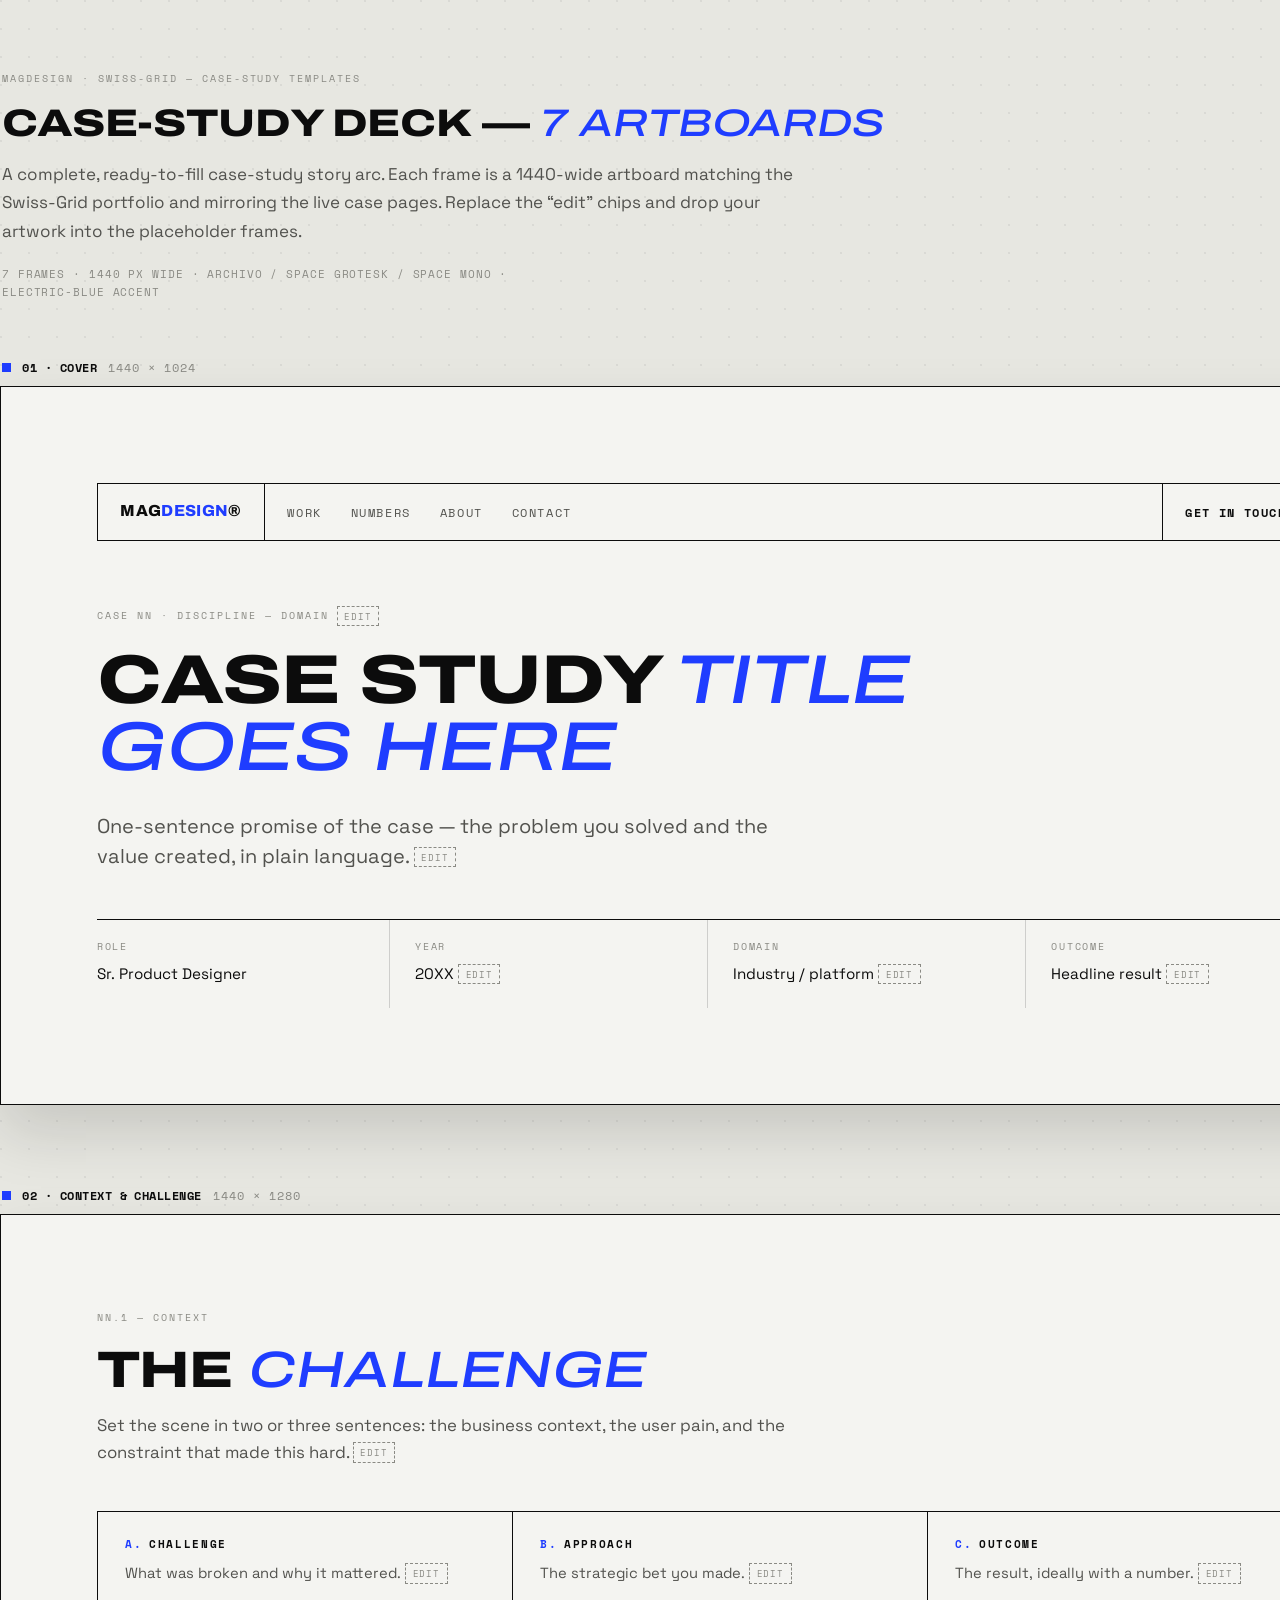
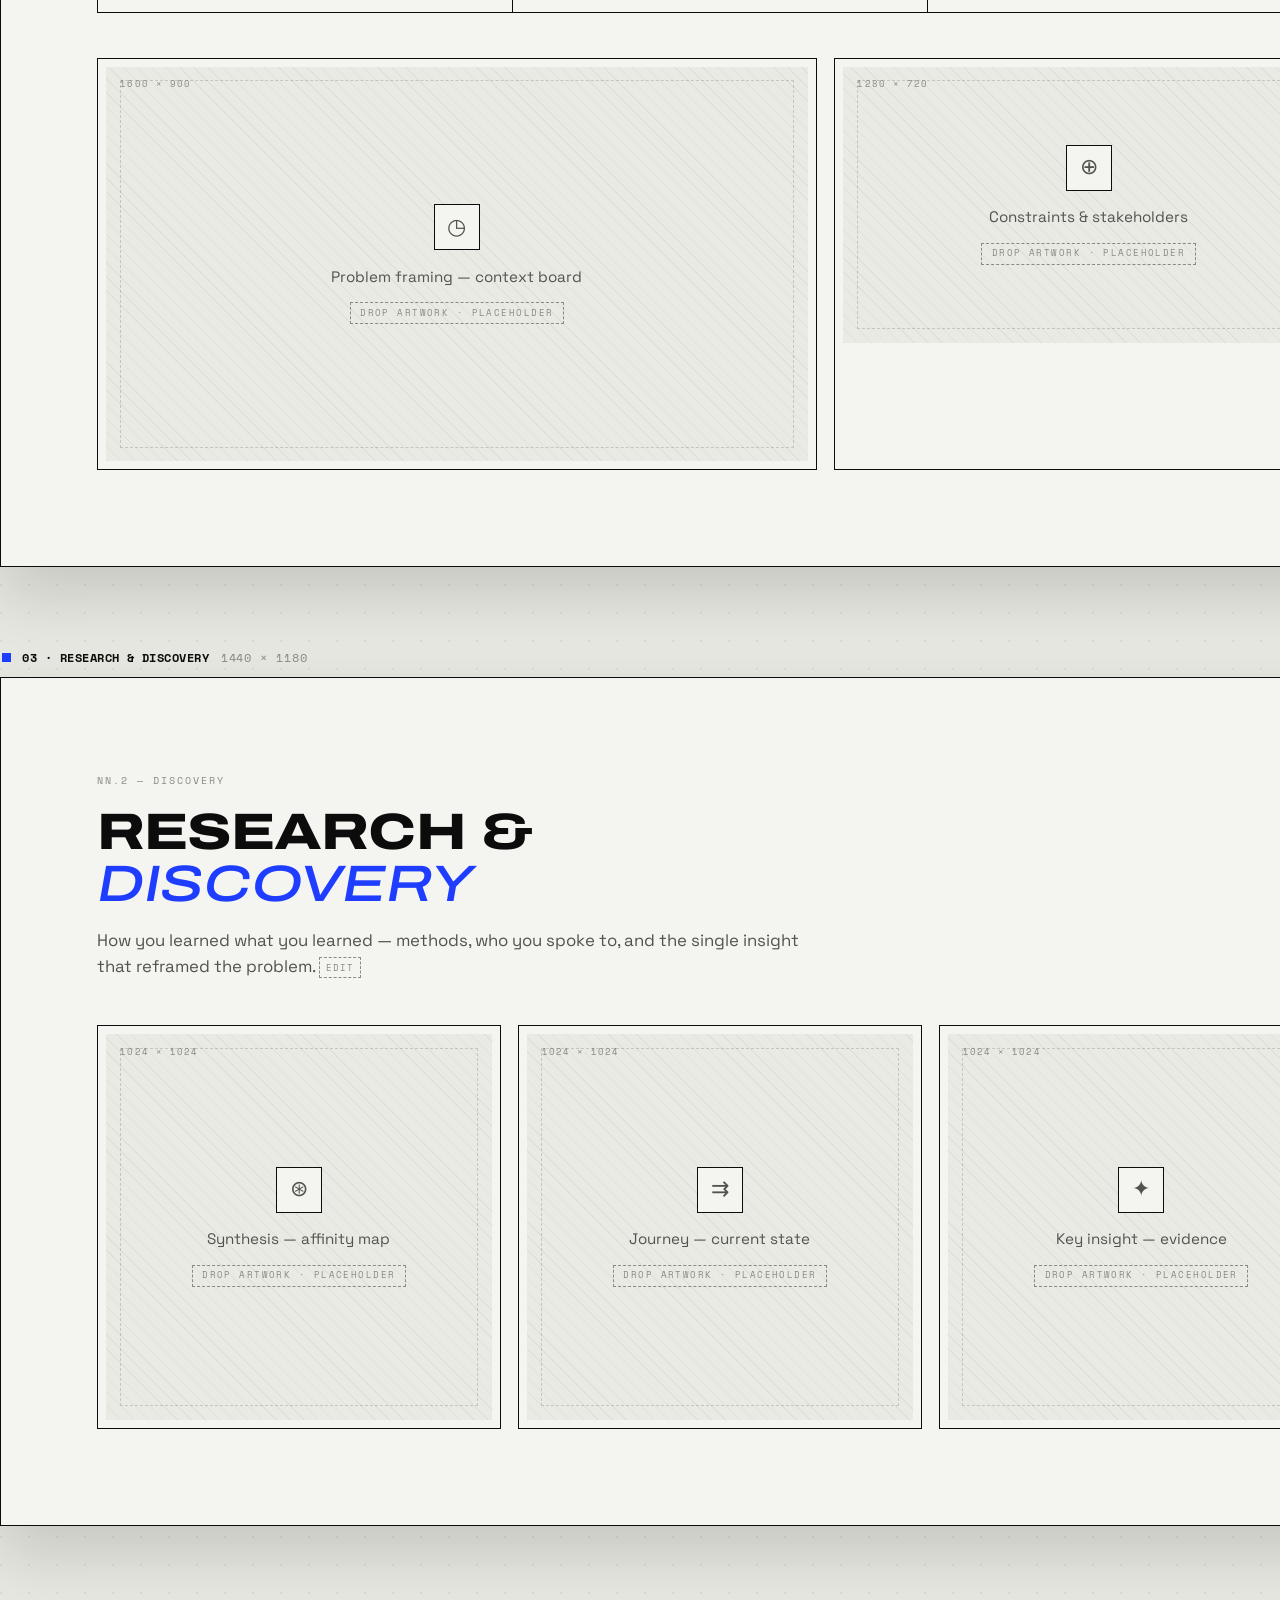
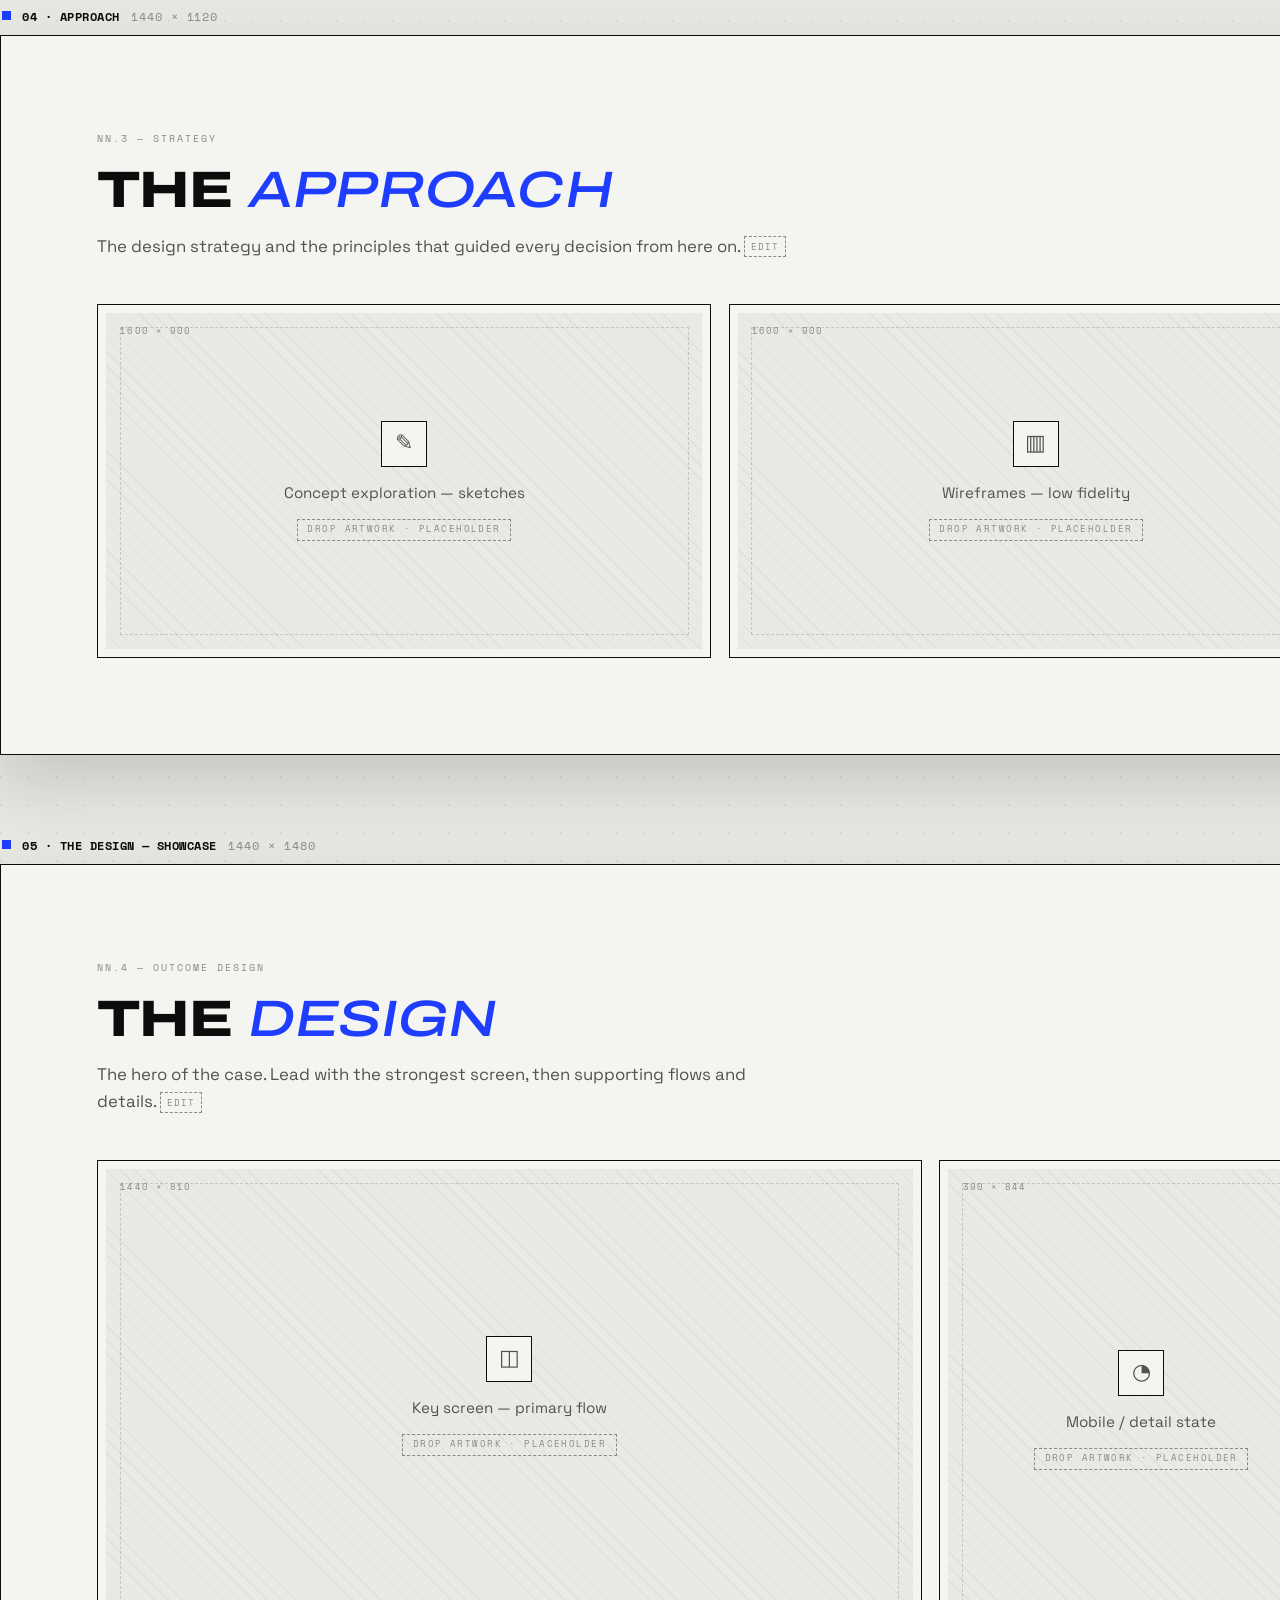
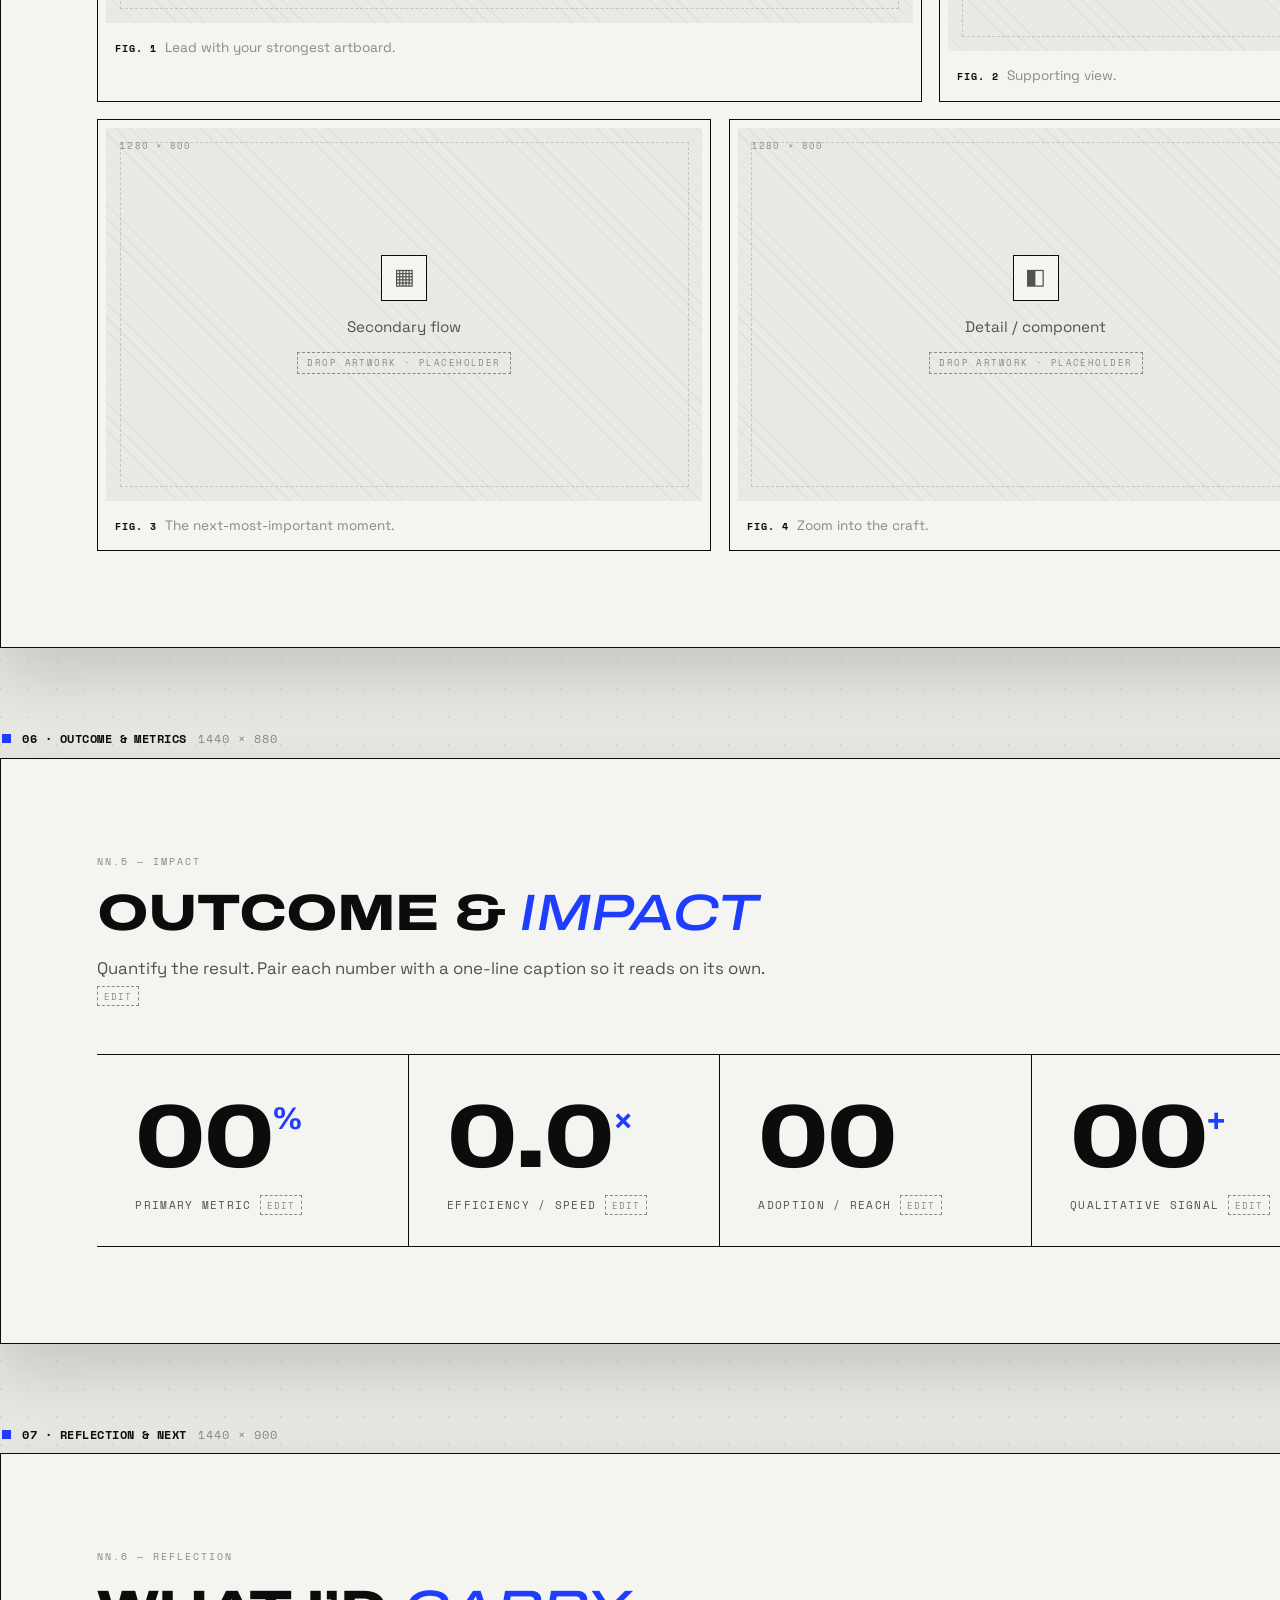
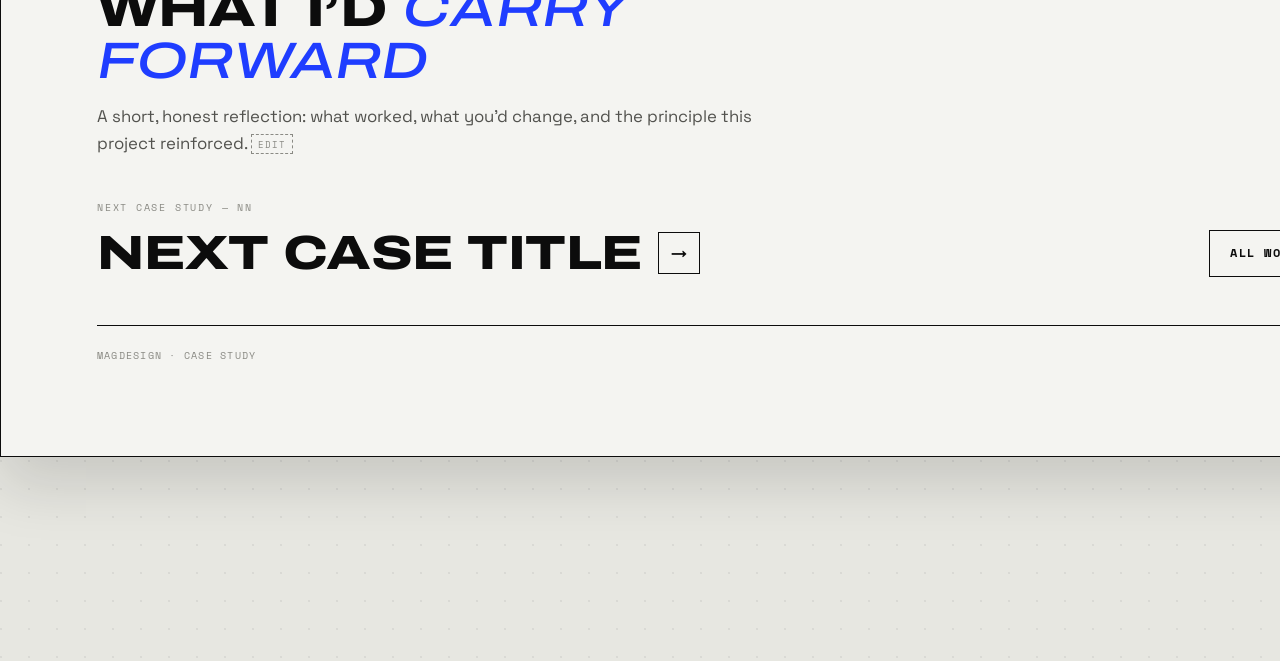
<file: templates/case-deck.html>
<!DOCTYPE html>
<html lang="en">
<head>
<meta charset="UTF-8" />
<meta name="viewport" content="width=device-width, initial-scale=1.0" />
<title>Case deck — magdesign templates</title>
<link rel="preconnect" href="https://fonts.googleapis.com" />
<link rel="preconnect" href="https://fonts.gstatic.com" crossorigin />
<link href="https://fonts.googleapis.com/css2?family=Archivo:ital,wdth,wght@0,62..125,100..900;1,62..125,100..900&family=Space+Grotesk:wght@400;500&family=Space+Mono:wght@400;700&display=swap" rel="stylesheet" />
<link rel="stylesheet" href="../css/main.css" />
<link rel="stylesheet" href="../css/case.css" />
<link rel="stylesheet" href="templates.css" />
<style>
@media print{ @page{ size:1440px 1500px; margin:0 } }
</style>
<!-- Figma capture: inert unless opened with #figmacapture=... (see templates/README.md) -->
<script src="https://mcp.figma.com/mcp/html-to-design/capture.js" async></script>
</head>
<body class="tpl">
  <header class="cv-head">
    <span class="label">magdesign · Swiss-Grid — case-study templates</span>
    <h1>Case-study deck — <em>7 artboards</em></h1>
    <p>A complete, ready-to-fill case-study story arc. Each frame is a 1440-wide artboard matching the Swiss-Grid portfolio and mirroring the live case pages. Replace the “edit” chips and drop your artwork into the placeholder frames.</p>
    <p class="meta">7 frames · 1440 px wide · Archivo / Space Grotesk / Space Mono · electric-blue accent</p>
  </header>

  <section class="tframe">
    <p class="tframe__name"><b>01 · Cover</b><span>1440 × 1024</span></p>
    <div class="ab ">
      <div class="ab__in">
        
        <div class="ab-nav">
          <span class="ab-nav__brand">Mag<i>design</i>®</span>
          <span class="ab-nav__links"><span>Work</span><span>Numbers</span><span>About</span><span>Contact</span></span>
          <span class="ab-nav__cta">Get in touch <span class="orb" aria-hidden="true">↗</span></span>
        </div>
        <p class="label">Case NN · Discipline — Domain <i class="ph" title="e.g. Case 01 · B2C · Fintech">edit</i></p>
        <h1 style="margin-top:1.4rem">Case study <em>title goes here</em></h1>
        <p class="ab__lede">One-sentence promise of the case — the problem you solved and the value created, in plain language. <i class="ph" title="replace with real lede">edit</i></p>
        <dl class="ab-meta">
          <div><dt>Role</dt><dd>Sr. Product Designer</dd></div>
          <div><dt>Year</dt><dd>20XX <i class="ph" title="year">edit</i></dd></div>
          <div><dt>Domain</dt><dd>Industry / platform <i class="ph" title="domain">edit</i></dd></div>
          <div><dt>Outcome</dt><dd>Headline result <i class="ph" title="metric">edit</i></dd></div>
        </dl>
      </div>
    </div>
  </section>

  <section class="tframe">
    <p class="tframe__name"><b>02 · Context & challenge</b><span>1440 × 1280</span></p>
    <div class="ab ">
      <div class="ab__in">
        
        <div class="ab__head">
          <span class="label">NN.1 — Context</span>
          <h2>The <em>challenge</em></h2>
          <p class="ab__intro">Set the scene in two or three sentences: the business context, the user pain, and the constraint that made this hard. <i class="ph" title="replace copy">edit</i></p>
        </div>
        <div class="ab-cols">
          <div><h4><i>A.</i>Challenge</h4><p>What was broken and why it mattered. <i class="ph" title="draft">edit</i></p></div>
          <div><h4><i>B.</i>Approach</h4><p>The strategic bet you made. <i class="ph" title="draft">edit</i></p></div>
          <div><h4><i>C.</i>Outcome</h4><p>The result, ideally with a number. <i class="ph" title="metric">edit</i></p></div>
        </div>
        <div class="boards">
            <figure class="board board--7">
            <div class="board__frame board__ar--wide">
              <span class="board__dim" aria-hidden="true">1600 × 900</span>
              <div class="board__center">
                <span class="board__glyph" aria-hidden="true">◷</span>
                <p class="board__name">Problem framing — context board</p>
                <span class="board__tag">Drop artwork · placeholder</span>
              </div>
            </div>
            
          </figure>
            <figure class="board board--5">
            <div class="board__frame board__ar--wide">
              <span class="board__dim" aria-hidden="true">1280 × 720</span>
              <div class="board__center">
                <span class="board__glyph" aria-hidden="true">⊕</span>
                <p class="board__name">Constraints & stakeholders</p>
                <span class="board__tag">Drop artwork · placeholder</span>
              </div>
            </div>
            
          </figure>
          </div>
      </div>
    </div>
  </section>

  <section class="tframe">
    <p class="tframe__name"><b>03 · Research & discovery</b><span>1440 × 1180</span></p>
    <div class="ab ">
      <div class="ab__in">
        
        <div class="ab__head">
          <span class="label">NN.2 — Discovery</span>
          <h2>Research &amp; <em>discovery</em></h2>
          <p class="ab__intro">How you learned what you learned — methods, who you spoke to, and the single insight that reframed the problem. <i class="ph" title="replace copy">edit</i></p>
        </div>
        <div class="boards">
            <figure class="board board--4">
            <div class="board__frame board__ar--sq">
              <span class="board__dim" aria-hidden="true">1024 × 1024</span>
              <div class="board__center">
                <span class="board__glyph" aria-hidden="true">⊛</span>
                <p class="board__name">Synthesis — affinity map</p>
                <span class="board__tag">Drop artwork · placeholder</span>
              </div>
            </div>
            
          </figure>
            <figure class="board board--4">
            <div class="board__frame board__ar--sq">
              <span class="board__dim" aria-hidden="true">1024 × 1024</span>
              <div class="board__center">
                <span class="board__glyph" aria-hidden="true">⇉</span>
                <p class="board__name">Journey — current state</p>
                <span class="board__tag">Drop artwork · placeholder</span>
              </div>
            </div>
            
          </figure>
            <figure class="board board--4">
            <div class="board__frame board__ar--sq">
              <span class="board__dim" aria-hidden="true">1024 × 1024</span>
              <div class="board__center">
                <span class="board__glyph" aria-hidden="true">✦</span>
                <p class="board__name">Key insight — evidence</p>
                <span class="board__tag">Drop artwork · placeholder</span>
              </div>
            </div>
            
          </figure>
          </div>
      </div>
    </div>
  </section>

  <section class="tframe">
    <p class="tframe__name"><b>04 · Approach</b><span>1440 × 1120</span></p>
    <div class="ab ">
      <div class="ab__in">
        
        <div class="ab__head">
          <span class="label">NN.3 — Strategy</span>
          <h2>The <em>approach</em></h2>
          <p class="ab__intro">The design strategy and the principles that guided every decision from here on. <i class="ph" title="replace copy">edit</i></p>
        </div>
        <div class="boards">
            <figure class="board board--6">
            <div class="board__frame board__ar--wide">
              <span class="board__dim" aria-hidden="true">1600 × 900</span>
              <div class="board__center">
                <span class="board__glyph" aria-hidden="true">✎</span>
                <p class="board__name">Concept exploration — sketches</p>
                <span class="board__tag">Drop artwork · placeholder</span>
              </div>
            </div>
            
          </figure>
            <figure class="board board--6">
            <div class="board__frame board__ar--wide">
              <span class="board__dim" aria-hidden="true">1600 × 900</span>
              <div class="board__center">
                <span class="board__glyph" aria-hidden="true">▥</span>
                <p class="board__name">Wireframes — low fidelity</p>
                <span class="board__tag">Drop artwork · placeholder</span>
              </div>
            </div>
            
          </figure>
          </div>
      </div>
    </div>
  </section>

  <section class="tframe">
    <p class="tframe__name"><b>05 · The design — showcase</b><span>1440 × 1480</span></p>
    <div class="ab ">
      <div class="ab__in">
        
        <div class="ab__head">
          <span class="label">NN.4 — Outcome design</span>
          <h2>The <em>design</em></h2>
          <p class="ab__intro">The hero of the case. Lead with the strongest screen, then supporting flows and details. <i class="ph" title="replace copy">edit</i></p>
        </div>
        <div class="boards">
            <figure class="board board--8">
            <div class="board__frame board__ar--wide">
              <span class="board__dim" aria-hidden="true">1440 × 810</span>
              <div class="board__center">
                <span class="board__glyph" aria-hidden="true">◫</span>
                <p class="board__name">Key screen — primary flow</p>
                <span class="board__tag">Drop artwork · placeholder</span>
              </div>
            </div>
            <figcaption class="board__cap"><b>Fig. 1</b>Lead with your strongest artboard.</figcaption>
          </figure>
            <figure class="board board--4">
            <div class="board__frame board__ar--tall">
              <span class="board__dim" aria-hidden="true">390 × 844</span>
              <div class="board__center">
                <span class="board__glyph" aria-hidden="true">◔</span>
                <p class="board__name">Mobile / detail state</p>
                <span class="board__tag">Drop artwork · placeholder</span>
              </div>
            </div>
            <figcaption class="board__cap"><b>Fig. 2</b>Supporting view.</figcaption>
          </figure>
            <figure class="board board--6">
            <div class="board__frame board__ar">
              <span class="board__dim" aria-hidden="true">1280 × 800</span>
              <div class="board__center">
                <span class="board__glyph" aria-hidden="true">▦</span>
                <p class="board__name">Secondary flow</p>
                <span class="board__tag">Drop artwork · placeholder</span>
              </div>
            </div>
            <figcaption class="board__cap"><b>Fig. 3</b>The next-most-important moment.</figcaption>
          </figure>
            <figure class="board board--6">
            <div class="board__frame board__ar">
              <span class="board__dim" aria-hidden="true">1280 × 800</span>
              <div class="board__center">
                <span class="board__glyph" aria-hidden="true">◧</span>
                <p class="board__name">Detail / component</p>
                <span class="board__tag">Drop artwork · placeholder</span>
              </div>
            </div>
            <figcaption class="board__cap"><b>Fig. 4</b>Zoom into the craft.</figcaption>
          </figure>
          </div>
      </div>
    </div>
  </section>

  <section class="tframe">
    <p class="tframe__name"><b>06 · Outcome & metrics</b><span>1440 × 880</span></p>
    <div class="ab ">
      <div class="ab__in">
        
        <div class="ab__head">
          <span class="label">NN.5 — Impact</span>
          <h2>Outcome &amp; <em>impact</em></h2>
          <p class="ab__intro">Quantify the result. Pair each number with a one-line caption so it reads on its own. <i class="ph" title="replace copy">edit</i></p>
        </div>
        <div class="nums">
          <div class="num"><b>00<sup>%</sup></b><span>Primary metric <i class="ph" title="metric">edit</i></span></div>
          <div class="num"><b>0.0<sup>×</sup></b><span>Efficiency / speed <i class="ph" title="metric">edit</i></span></div>
          <div class="num"><b>00</b><span>Adoption / reach <i class="ph" title="metric">edit</i></span></div>
          <div class="num"><b>00<sup>+</sup></b><span>Qualitative signal <i class="ph" title="metric">edit</i></span></div>
        </div>
      </div>
    </div>
  </section>

  <section class="tframe">
    <p class="tframe__name"><b>07 · Reflection & next</b><span>1440 × 900</span></p>
    <div class="ab ">
      <div class="ab__in">
        
        <div class="ab__head">
          <span class="label">NN.6 — Reflection</span>
          <h2>What I’d <em>carry forward</em></h2>
          <p class="ab__intro">A short, honest reflection: what worked, what you’d change, and the principle this project reinforced. <i class="ph" title="replace copy">edit</i></p>
        </div>
        <div class="ab-next">
          <div>
            <p class="cnext__lab">Next case study — NN</p>
            <span class="cnext__title">Next case title<span class="orb" aria-hidden="true">→</span></span>
          </div>
          <span class="btn">All work <span aria-hidden="true">↗</span></span>
        </div>
        <div class="ab-foot"><span>magdesign · case study</span><span>NN / 07</span></div>
      </div>
    </div>
  </section>
</body>
</html>
</file>
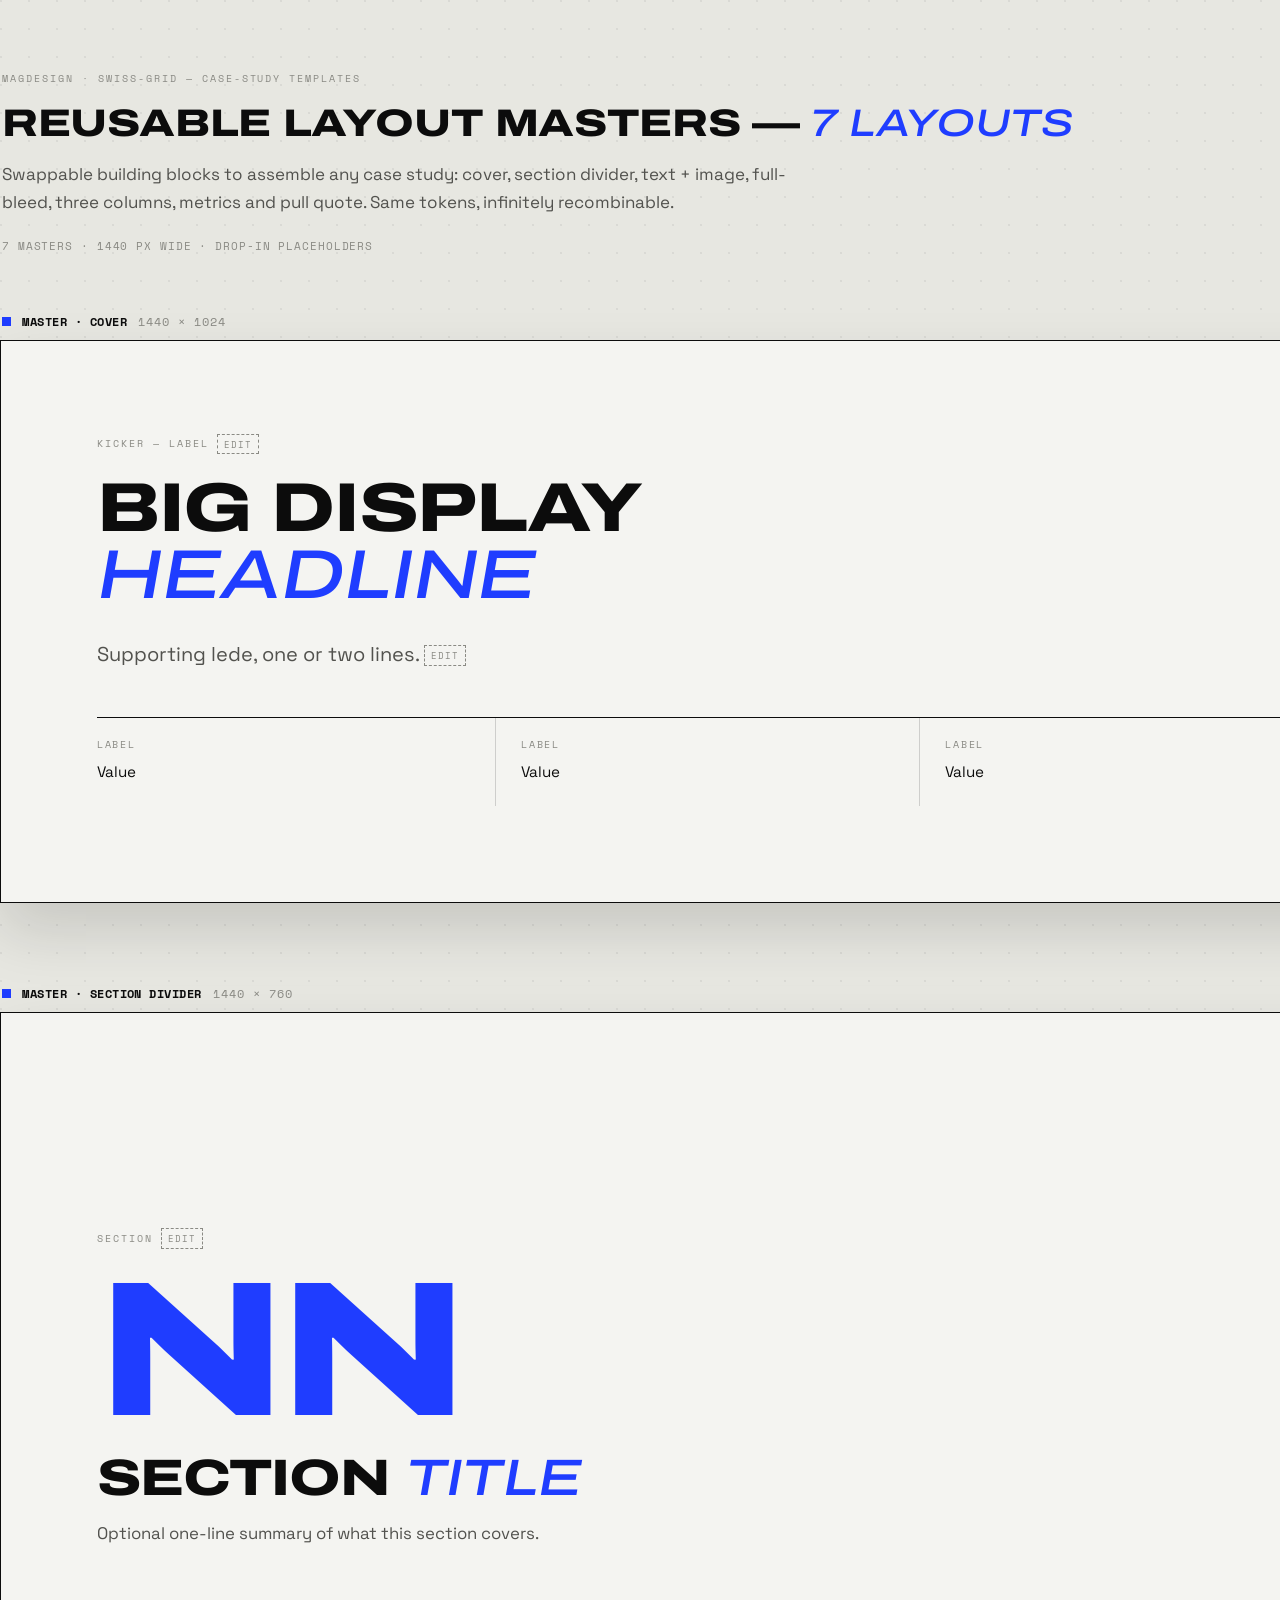
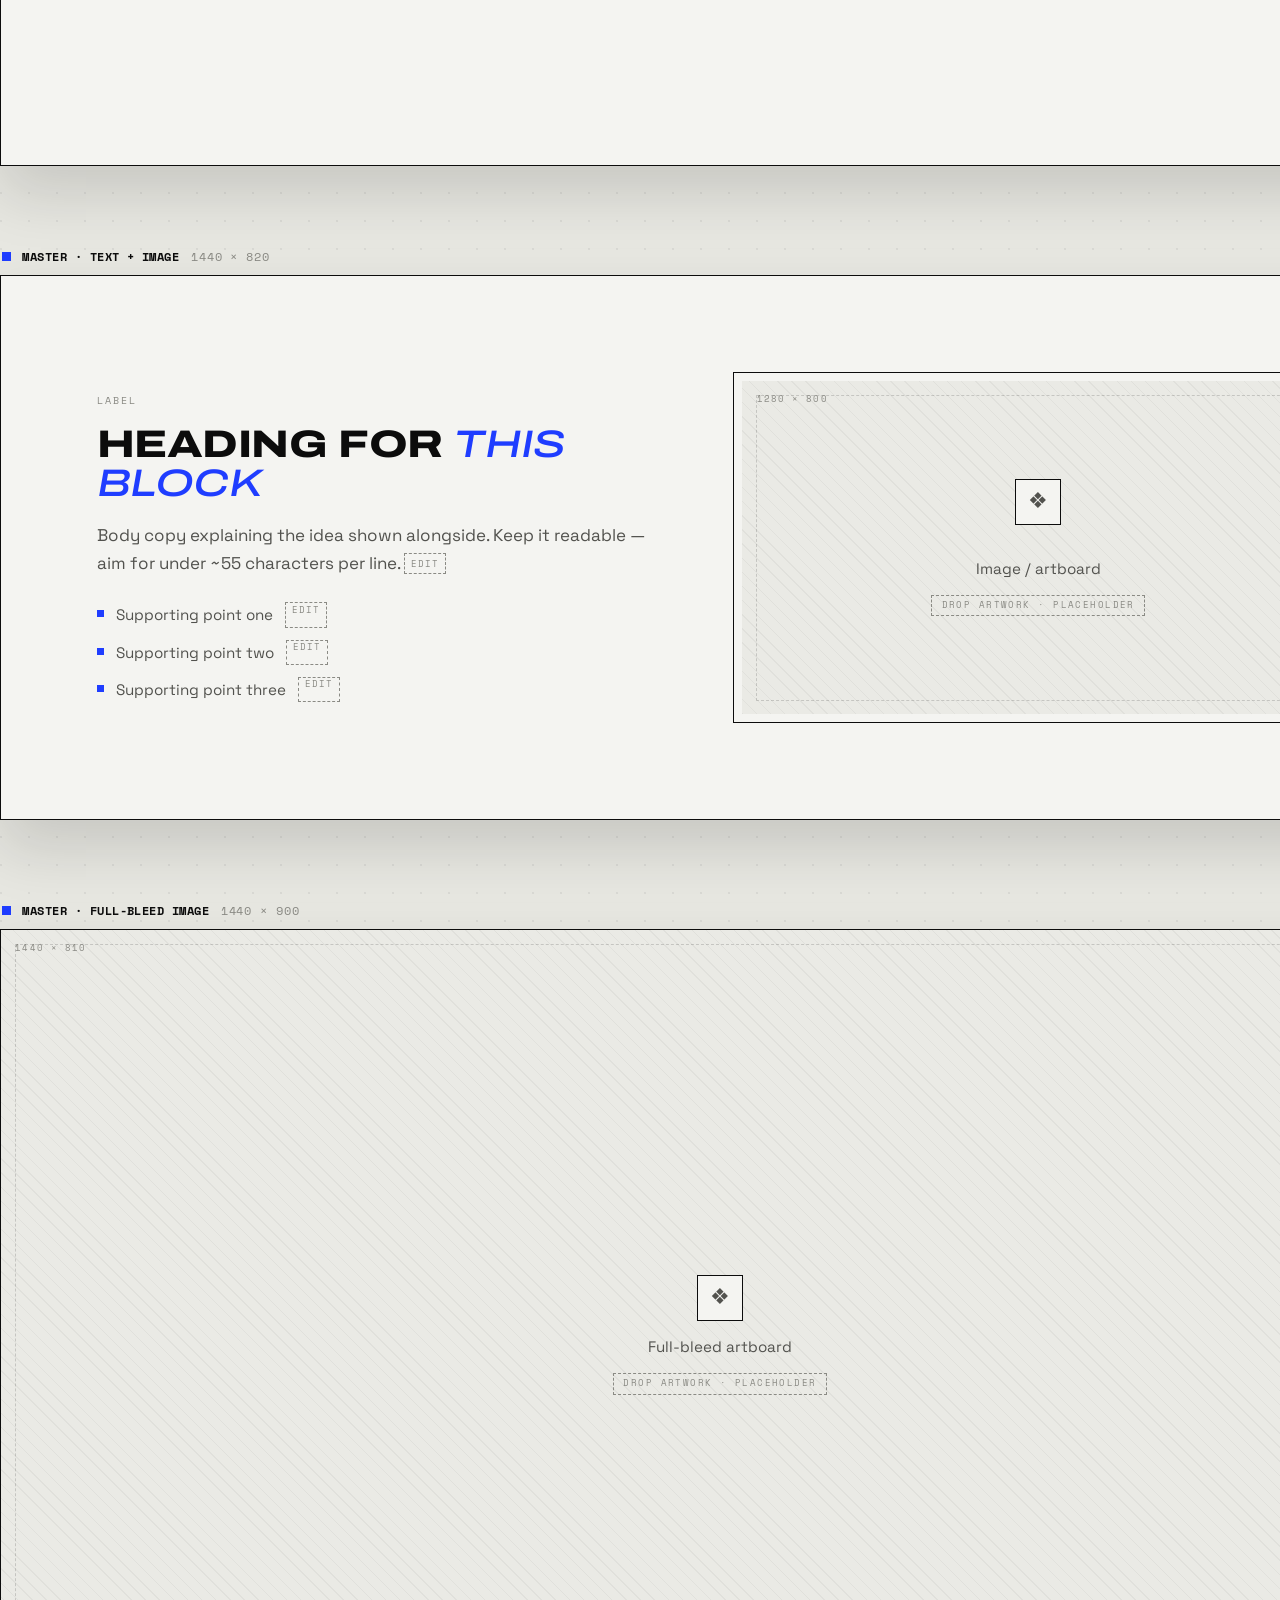
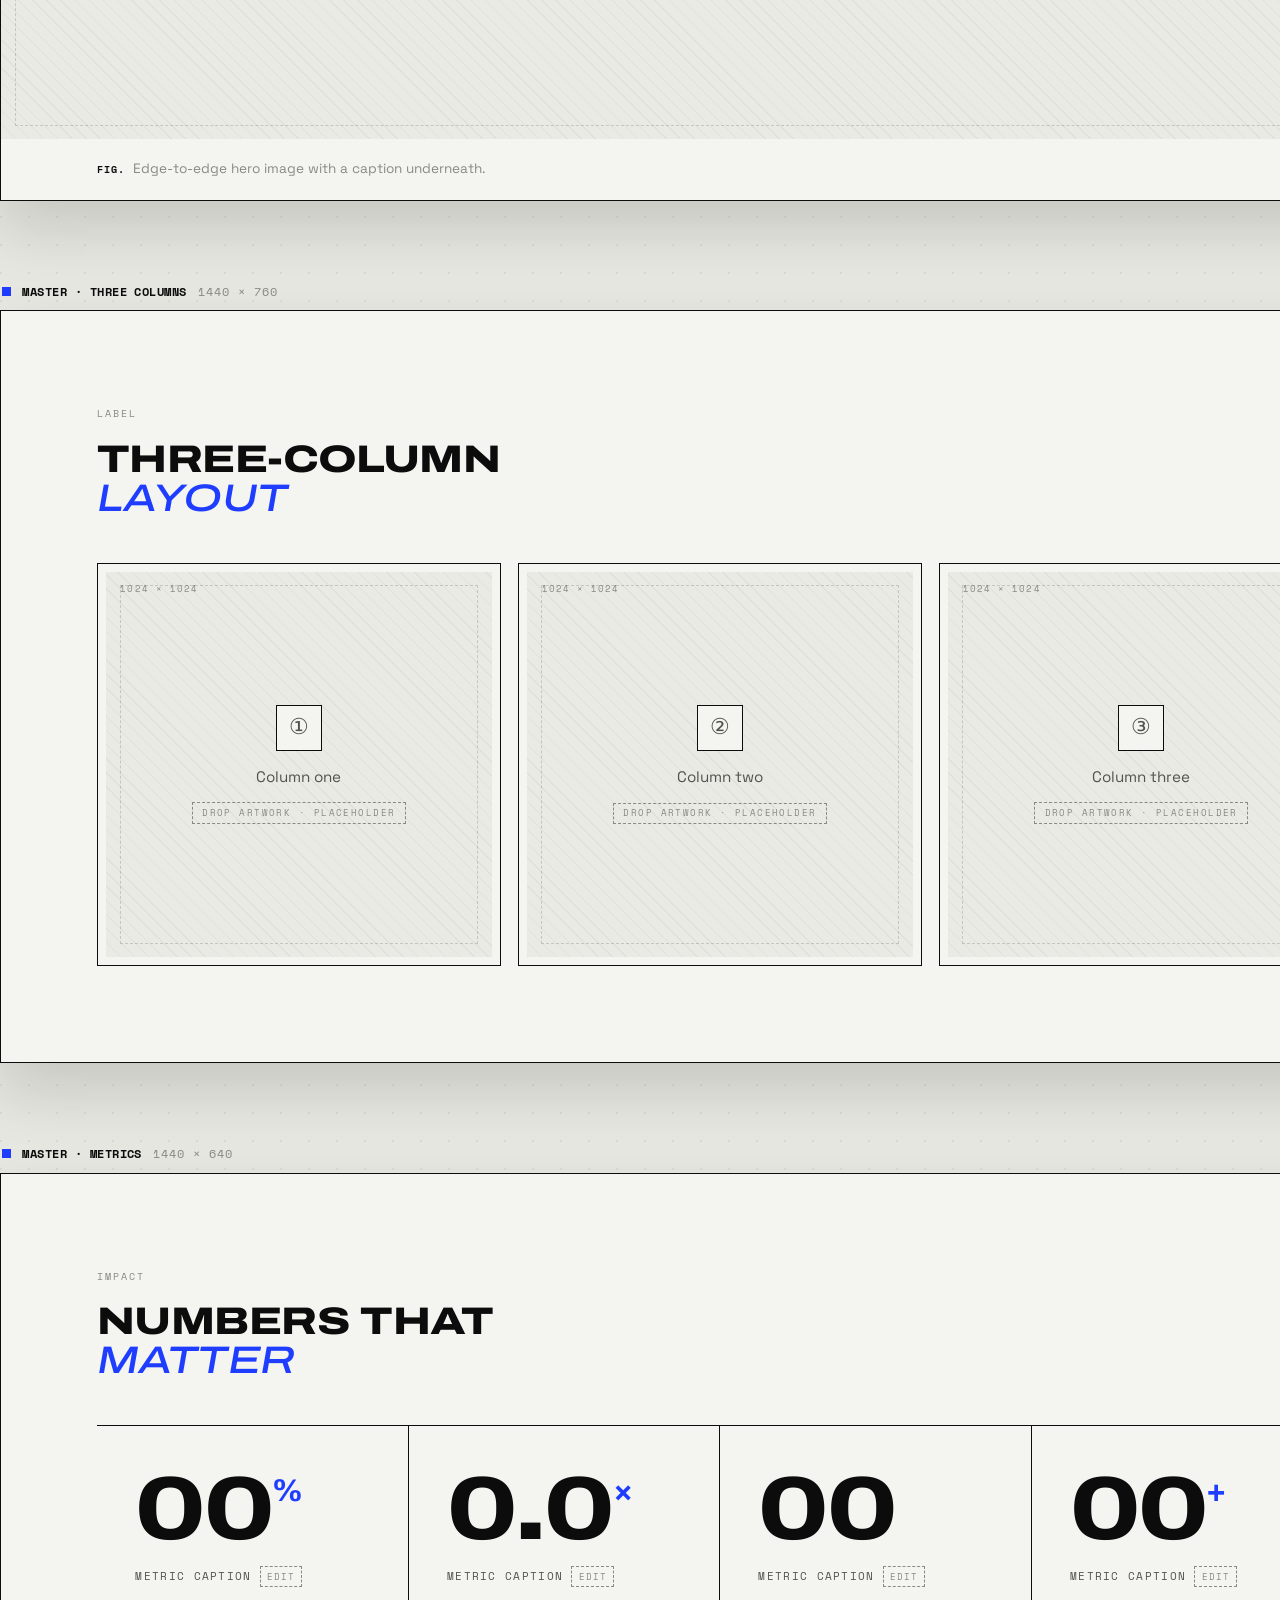
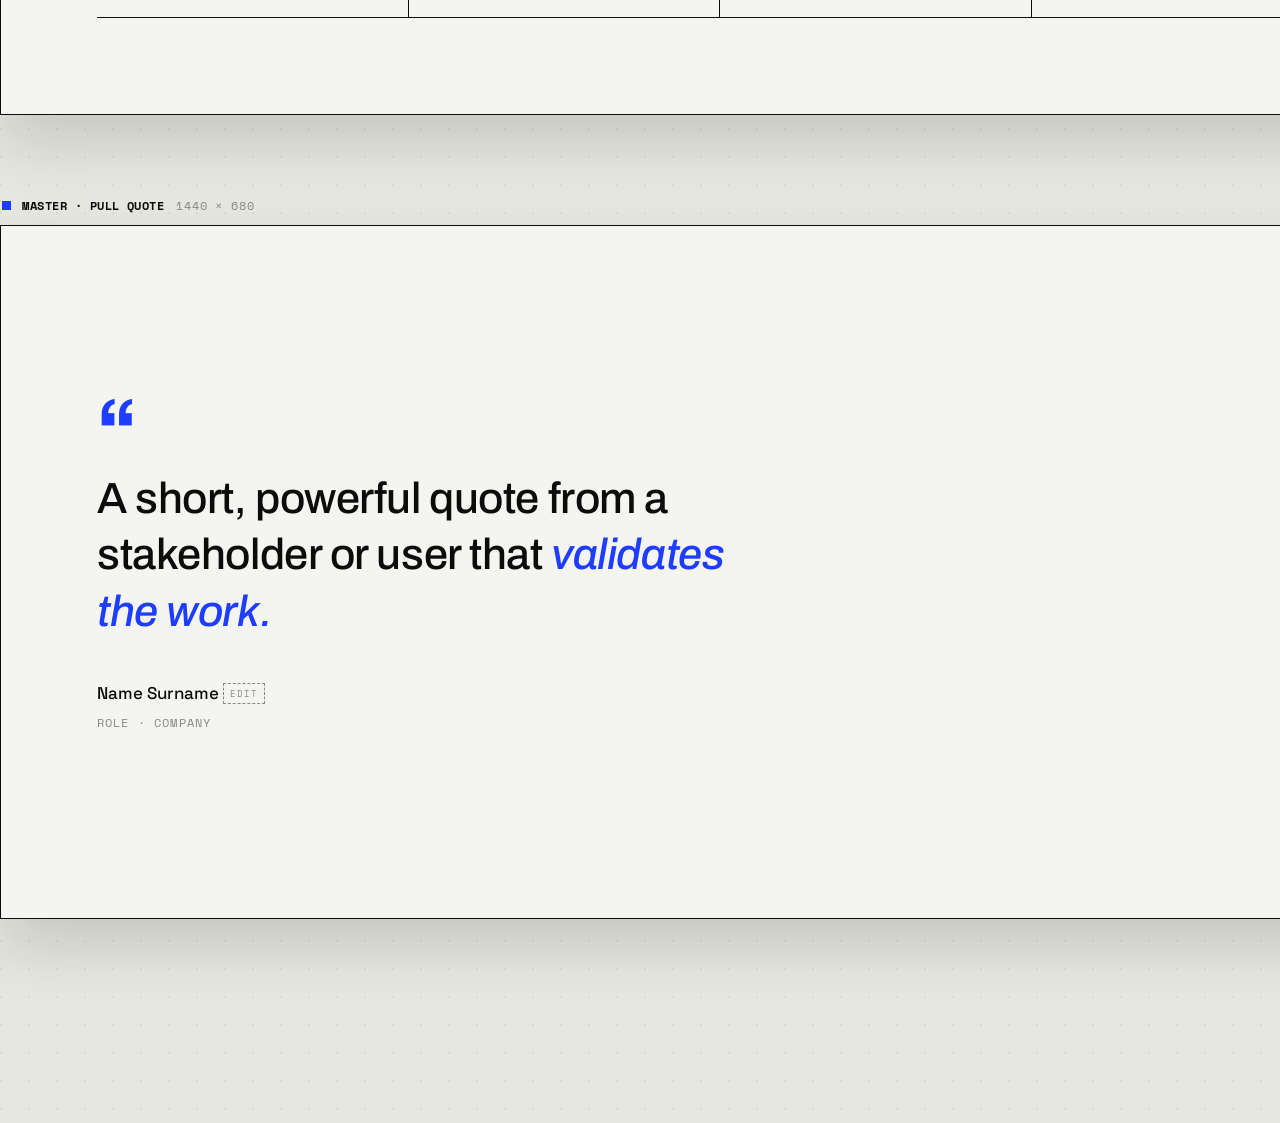
<file: templates/layout-masters.html>
<!DOCTYPE html>
<html lang="en">
<head>
<meta charset="UTF-8" />
<meta name="viewport" content="width=device-width, initial-scale=1.0" />
<title>Layout masters — magdesign templates</title>
<link rel="preconnect" href="https://fonts.googleapis.com" />
<link rel="preconnect" href="https://fonts.gstatic.com" crossorigin />
<link href="https://fonts.googleapis.com/css2?family=Archivo:ital,wdth,wght@0,62..125,100..900;1,62..125,100..900&family=Space+Grotesk:wght@400;500&family=Space+Mono:wght@400;700&display=swap" rel="stylesheet" />
<link rel="stylesheet" href="../css/main.css" />
<link rel="stylesheet" href="../css/case.css" />
<link rel="stylesheet" href="templates.css" />
<style>
@media print{ @page{ size:1440px 980px; margin:0 } }
</style>
<!-- Figma capture: inert unless opened with #figmacapture=... (see templates/README.md) -->
<script src="https://mcp.figma.com/mcp/html-to-design/capture.js" async></script>
</head>
<body class="tpl">
  <header class="cv-head">
    <span class="label">magdesign · Swiss-Grid — case-study templates</span>
    <h1>Reusable layout masters — <em>7 layouts</em></h1>
    <p>Swappable building blocks to assemble any case study: cover, section divider, text + image, full-bleed, three columns, metrics and pull quote. Same tokens, infinitely recombinable.</p>
    <p class="meta">7 masters · 1440 px wide · drop-in placeholders</p>
  </header>

  <section class="tframe">
    <p class="tframe__name"><b>Master · Cover</b><span>1440 × 1024</span></p>
    <div class="ab ">
      <div class="ab__in">
        
        <p class="label">Kicker — label <i class="ph" title="kicker">edit</i></p>
        <h1 style="margin-top:1.4rem">Big display <em>headline</em></h1>
        <p class="ab__lede">Supporting lede, one or two lines. <i class="ph" title="lede">edit</i></p>
        <dl class="ab-meta">
          <div><dt>Label</dt><dd>Value</dd></div>
          <div><dt>Label</dt><dd>Value</dd></div>
          <div><dt>Label</dt><dd>Value</dd></div>
        </dl>
      </div>
    </div>
  </section>

  <section class="tframe">
    <p class="tframe__name"><b>Master · Section divider</b><span>1440 × 760</span></p>
    <div class="ab ">
      <div class="ab__in">
        
        <div class="ab-divider">
          <span class="label">Section <i class="ph" title="NN">edit</i></span>
          <p class="big">NN</p>
          <h2>Section <em>title</em></h2>
          <p class="ab__intro">Optional one-line summary of what this section covers.</p>
        </div>
      </div>
    </div>
  </section>

  <section class="tframe">
    <p class="tframe__name"><b>Master · Text + image</b><span>1440 × 820</span></p>
    <div class="ab ">
      <div class="ab__in">
        
        <div class="ab-split">
          <div>
            <span class="label">Label</span>
            <h2>Heading for <em>this block</em></h2>
            <p>Body copy explaining the idea shown alongside. Keep it readable — aim for under ~55 characters per line. <i class="ph" title="copy">edit</i></p>
            <ul>
              <li>Supporting point one <i class="ph" title="edit">edit</i></li>
              <li>Supporting point two <i class="ph" title="edit">edit</i></li>
              <li>Supporting point three <i class="ph" title="edit">edit</i></li>
            </ul>
          </div>
          <figure class="board">
            <div class="board__frame board__ar--wide">
              <span class="board__dim" aria-hidden="true">1280 × 800</span>
              <div class="board__center">
                <span class="board__glyph" aria-hidden="true">❖</span>
                <p class="board__name">Image / artboard</p>
                <span class="board__tag">Drop artwork · placeholder</span>
              </div>
            </div>
            
          </figure>
        </div>
      </div>
    </div>
  </section>

  <section class="tframe">
    <p class="tframe__name"><b>Master · Full-bleed image</b><span>1440 × 900</span></p>
    <div class="ab ab-bleed">
      <div class="ab__in">
        
        <figure class="board">
            <div class="board__frame board__ar--wide">
              <span class="board__dim" aria-hidden="true">1440 × 810</span>
              <div class="board__center">
                <span class="board__glyph" aria-hidden="true">❖</span>
                <p class="board__name">Full-bleed artboard</p>
                <span class="board__tag">Drop artwork · placeholder</span>
              </div>
            </div>
            <figcaption class="board__cap"><b>Fig.</b>Edge-to-edge hero image with a caption underneath.</figcaption>
          </figure>
      </div>
    </div>
  </section>

  <section class="tframe">
    <p class="tframe__name"><b>Master · Three columns</b><span>1440 × 760</span></p>
    <div class="ab ">
      <div class="ab__in">
        
        <div class="ab__head"><span class="label">Label</span><h2 style="font-size:2.4rem">Three-column <em>layout</em></h2></div>
        <div class="boards">
            <figure class="board board--4">
            <div class="board__frame board__ar--sq">
              <span class="board__dim" aria-hidden="true">1024 × 1024</span>
              <div class="board__center">
                <span class="board__glyph" aria-hidden="true">①</span>
                <p class="board__name">Column one</p>
                <span class="board__tag">Drop artwork · placeholder</span>
              </div>
            </div>
            
          </figure>
            <figure class="board board--4">
            <div class="board__frame board__ar--sq">
              <span class="board__dim" aria-hidden="true">1024 × 1024</span>
              <div class="board__center">
                <span class="board__glyph" aria-hidden="true">②</span>
                <p class="board__name">Column two</p>
                <span class="board__tag">Drop artwork · placeholder</span>
              </div>
            </div>
            
          </figure>
            <figure class="board board--4">
            <div class="board__frame board__ar--sq">
              <span class="board__dim" aria-hidden="true">1024 × 1024</span>
              <div class="board__center">
                <span class="board__glyph" aria-hidden="true">③</span>
                <p class="board__name">Column three</p>
                <span class="board__tag">Drop artwork · placeholder</span>
              </div>
            </div>
            
          </figure>
          </div>
      </div>
    </div>
  </section>

  <section class="tframe">
    <p class="tframe__name"><b>Master · Metrics</b><span>1440 × 640</span></p>
    <div class="ab ">
      <div class="ab__in">
        
        <div class="ab__head"><span class="label">Impact</span><h2 style="font-size:2.4rem">Numbers that <em>matter</em></h2></div>
        <div class="nums">
          <div class="num"><b>00<sup>%</sup></b><span>Metric caption <i class="ph" title="metric">edit</i></span></div>
          <div class="num"><b>0.0<sup>×</sup></b><span>Metric caption <i class="ph" title="metric">edit</i></span></div>
          <div class="num"><b>00</b><span>Metric caption <i class="ph" title="metric">edit</i></span></div>
          <div class="num"><b>00<sup>+</sup></b><span>Metric caption <i class="ph" title="metric">edit</i></span></div>
        </div>
      </div>
    </div>
  </section>

  <section class="tframe">
    <p class="tframe__name"><b>Master · Pull quote</b><span>1440 × 680</span></p>
    <div class="ab ">
      <div class="ab__in">
        
        <figure class="ab-quote">
          <span class="mark" aria-hidden="true">“</span>
          <blockquote>A short, powerful quote from a stakeholder or user that <em>validates the work.</em></blockquote>
          <figcaption><b>Name Surname <i class="ph" title="name">edit</i></b><span>Role · Company</span></figcaption>
        </figure>
      </div>
    </div>
  </section>
</body>
</html>
</file>
<file: css/main.css>
/* ============ SWISS — tokens ============ */
:root{
  --bg:#F4F4F1;
  --ink:#0C0C0C;
  --ink-soft:#52524E;
  --ink-faint:#8A8A84;
  --blue:#1F3DFF;
  --rule:#0C0C0C;
  --rule-soft:rgba(12,12,12,.16);
  --f-disp:"Archivo","Helvetica Neue",sans-serif;
  --f-body:"Space Grotesk","Helvetica Neue",sans-serif;
  --f-mono:"Space Mono",Menlo,monospace;
  --ease:cubic-bezier(.32,.72,0,1);
  --ease-q:cubic-bezier(.22,1,.36,1);
  --gut:clamp(1rem,3vw,3rem);
}
*{margin:0;padding:0;box-sizing:border-box}
html{scroll-behavior:smooth}
html.flat{scroll-behavior:auto}
body{
  background:var(--bg);color:var(--ink);
  font:400 1.0625rem/1.65 var(--f-body);
  -webkit-font-smoothing:antialiased;overflow-x:hidden;
}
::selection{background:var(--blue);color:#fff}
a{color:inherit;text-decoration:none}
ul,ol{list-style:none}
button{font:inherit;color:inherit;background:none;border:0;cursor:pointer}
img,svg{display:block;max-width:100%}
.visually-hidden{position:absolute;width:1px;height:1px;clip-path:inset(50%);overflow:hidden}
.skip{position:fixed;top:-100px;left:1rem;z-index:99;background:var(--ink);color:var(--bg);padding:.6rem 1.2rem}
.skip:focus{top:1rem}
.frame{border-inline:1px solid var(--rule);max-width:1440px;margin-inline:auto;background:var(--bg)}
.pad{padding-inline:var(--gut)}

.mono{font:400 .68rem/1 var(--f-mono);letter-spacing:.14em;text-transform:uppercase}
.mono--soft{color:var(--ink-faint)}
.blue{color:var(--blue)}

/* placeholder chips */
.ph{font:400 .55rem/1 var(--f-mono);letter-spacing:.1em;text-transform:uppercase;font-style:normal;
  color:var(--ink-faint);border:1px dashed var(--ink-faint);padding:.18rem .4rem;vertical-align:middle;white-space:nowrap}

/* ============ reveals ============ */
.js [data-r]{opacity:0;transform:translateY(1.8rem);transition:opacity .8s var(--ease-q),transform .8s var(--ease-q)}
.js [data-r].in{opacity:1;transform:none}
html.flat [data-r]{opacity:1!important;transform:none!important;transition:none!important}
@media(prefers-reduced-motion:reduce){
  html{scroll-behavior:auto}
  *{transition:none!important;animation:none!important}
  .js [data-r]{opacity:1!important;transform:none!important}
}

/* ============ header ============ */
.top{
  position:sticky;top:0;z-index:40;background:var(--bg);
  border-bottom:1px solid var(--rule);
  display:grid;grid-template-columns:1fr auto 1fr;align-items:stretch;
}
.top>*{padding:.9rem var(--gut)}
.top__brand{font:800 1rem/1.4 var(--f-disp);text-transform:uppercase;letter-spacing:.02em}
.top__brand i{font-style:normal;color:var(--blue)}
.top__nav{display:flex;gap:2rem;align-items:center;border-inline:1px solid var(--rule)}
.top__nav a{font:400 .72rem/1 var(--f-mono);letter-spacing:.14em;text-transform:uppercase;position:relative;transition:color .3s var(--ease)}
.top__nav a:hover{color:var(--blue)}
.top__meta{display:flex;justify-content:flex-end;align-items:center;gap:.6rem;font:400 .68rem/1 var(--f-mono);letter-spacing:.1em;text-transform:uppercase;color:var(--ink-soft)}
.dot{width:8px;height:8px;background:var(--blue);border-radius:0;animation:bl 2.2s steps(2) infinite}
@keyframes bl{50%{opacity:.25}}
html.flat .dot{animation:none}
.top__burger{display:none;position:relative;width:52px;border-left:1px solid var(--rule)}
.top__burger span{position:absolute;left:16px;right:16px;height:2px;background:var(--ink);transition:transform .4s var(--ease),top .4s var(--ease)}
.top__burger span:nth-child(1){top:20px}.top__burger span:nth-child(2){top:28px}
.top__burger[aria-expanded="true"] span:nth-child(1){top:24px;transform:rotate(45deg)}
.top__burger[aria-expanded="true"] span:nth-child(2){top:24px;transform:rotate(-45deg)}

/* mobile menu */
.menu{position:fixed;inset:0;z-index:30;background:var(--bg);display:flex;flex-direction:column;justify-content:center;padding:var(--gut);
  opacity:0;visibility:hidden;transition:opacity .4s var(--ease),visibility 0s .4s}
.menu.open{opacity:1;visibility:visible;transition:opacity .4s var(--ease)}
.menu a{font:800 clamp(2.6rem,11vw,4rem)/1.15 var(--f-disp);text-transform:uppercase;display:block;overflow:hidden;border-bottom:1px solid var(--rule)}
.menu a span{display:inline-block;transform:translateY(110%);transition:transform .6s var(--ease-q)}
.menu.open a span{transform:none}
.menu a:nth-child(2) span{transition-delay:.05s}.menu a:nth-child(3) span{transition-delay:.1s}.menu a:nth-child(4) span{transition-delay:.15s}
.menu a:hover span{color:var(--blue)}
.menu sup{font:400 .75rem var(--f-mono);color:var(--blue);margin-right:.6rem}
.menu__foot{margin-top:2.5rem;font:400 .8rem var(--f-mono);display:flex;flex-direction:column;gap:.4rem}

/* ============ hero ============ */
.hero{position:relative;overflow:hidden;border-bottom:1px solid var(--rule);min-height:calc(100dvh - 53px);display:flex;flex-direction:column}
.hero__head{position:relative;z-index:1;flex:1;display:flex;flex-direction:column;justify-content:center;padding-block:4rem}
.hero h1{
  font-family:var(--f-disp);font-weight:800;
  font-stretch:125%;
  text-transform:uppercase;
  font-size:clamp(2.6rem,9.2vw,9rem);
  line-height:.96;letter-spacing:-.015em;
}
.hero h1 .row{display:block;overflow:hidden;padding-block:.04em}
.hero h1 .row span{display:inline-block;transform:translateY(108%);transition:transform .9s var(--ease-q)}
.hero h1 .row:nth-child(2) span{transition-delay:.07s}
.hero h1 .row:nth-child(3) span{transition-delay:.14s}
.hero h1.in .row span{transform:none}
html.flat .hero h1 .row span{transform:none;transition:none}
@media(prefers-reduced-motion:reduce){.hero h1 .row span{transform:none!important}}
.hero h1 em{font-style:italic;font-weight:500;color:var(--blue)}
.hero__foot{position:relative;z-index:1;background:var(--bg);border-top:1px solid var(--rule);display:grid;grid-template-columns:repeat(3,1fr)}
.hero__foot>div{padding:1.2rem var(--gut);border-right:1px solid var(--rule-soft)}
.hero__foot>div:last-child{border-right:0}
.hero__foot b{display:block;font:400 .62rem/2 var(--f-mono);letter-spacing:.16em;text-transform:uppercase;color:var(--ink-faint);font-weight:400}
.hero__foot span{font-size:.92rem}
/* hero circuit graphic (matches LinkedIn banner motif) */
@keyframes flowDash{to{stroke-dashoffset:-360}}
@keyframes nodePulse{0%{transform:scale(.5);opacity:.7}100%{transform:scale(2.6);opacity:0}}
@keyframes dotBlink{0%,100%{opacity:.6}50%{opacity:.18}}
html.flat #hero-circuit *{animation:none}
@media(prefers-reduced-motion:reduce){#hero-circuit *{animation:none!important}}
@media(max-width:820px){#hero-circuit{opacity:.55}}

/* marquee */
.marq{border-bottom:1px solid var(--rule);overflow:hidden;padding-block:1rem;white-space:nowrap}
.marq__in{display:inline-block;animation:mq 28s linear infinite;will-change:transform}
@keyframes mq{to{transform:translateX(-33.3334%)}}
html.flat .marq__in{animation:none}
@media(prefers-reduced-motion:reduce){.marq__in{animation:none}}
.marq span{font:800 1.4rem var(--f-disp);font-stretch:125%;text-transform:uppercase;margin-right:3.5rem}
.marq span i{font-style:normal;color:var(--blue);margin-right:3.5rem;font-size:1rem;vertical-align:.2em}

/* ============ section heads ============ */
.shead{display:flex;justify-content:space-between;align-items:baseline;gap:2rem;padding:1.1rem var(--gut);border-bottom:1px solid var(--rule);flex-wrap:wrap}
.shead h2{font:800 clamp(1.6rem,3.4vw,2.6rem)/1 var(--f-disp);font-stretch:125%;text-transform:uppercase;letter-spacing:-.01em}
.shead .mono{color:var(--ink-faint)}

/* ============ index cases ============ */
.case{border-bottom:1px solid var(--rule)}
.case__head{
  width:100%;display:grid;grid-template-columns:minmax(60px,8%) 1fr minmax(0,30%) 120px 56px;
  align-items:center;gap:1.5rem;padding:1.7rem var(--gut);text-align:left;
  position:relative;isolation:isolate;
}
.case__head::after{content:"";position:absolute;inset:0;background:var(--ink);z-index:-1;
  transform:scaleY(0);transform-origin:bottom;transition:transform .45s var(--ease)}
.case__head:hover::after,.case__head[aria-expanded="true"]::after{transform:scaleY(1)}
.case__head:hover,.case__head[aria-expanded="true"]{color:var(--bg)}
.case__head:hover .ph,.case__head[aria-expanded="true"] .ph{color:#9b9b94;border-color:#9b9b94}
.case__head:hover .case__no,.case__head[aria-expanded="true"] .case__no{color:var(--blue)}
.case__no{font:700 1rem var(--f-mono);color:var(--ink-faint);transition:color .45s var(--ease)}
.case__title{font:800 clamp(1.5rem,3.2vw,2.6rem)/1.05 var(--f-disp);font-stretch:125%;text-transform:uppercase;letter-spacing:-.01em}
.case__desc{font-size:.9rem;color:inherit;opacity:.65}
.case__yr{font:400 .8rem var(--f-mono);text-align:right}
.case__arr{width:40px;height:40px;border:1px solid currentColor;display:grid;place-items:center;justify-self:end;font-size:1rem;transition:transform .45s var(--ease)}
.case__head[aria-expanded="true"] .case__arr{transform:rotate(45deg)}
.case__body{display:grid;grid-template-rows:0fr;transition:grid-template-rows .55s var(--ease);background:var(--ink);color:var(--bg)}
.case__body.open{grid-template-rows:1fr}
.case__body>div{overflow:hidden}
.case__grid{display:grid;grid-template-columns:repeat(3,1fr);gap:1px;background:rgba(244,244,241,.2);border-top:1px solid rgba(244,244,241,.2)}
.case__col{background:var(--ink);padding:1.8rem var(--gut);font-size:.92rem;color:#C9C9C2}
.case__col h4{font:700 .68rem/1 var(--f-mono);letter-spacing:.16em;text-transform:uppercase;color:var(--bg);margin-bottom:.7rem}
.case__col h4 i{font-style:normal;color:var(--blue)}
.case__tags{display:flex;flex-wrap:wrap;gap:.4rem;margin-top:1rem}
.case__tags li{font:400 .6rem var(--f-mono);letter-spacing:.1em;text-transform:uppercase;border:1px solid rgba(244,244,241,.35);padding:.3rem .55rem}
.case__meta-row{display:flex;gap:2.5rem;padding:1.1rem var(--gut);border-top:1px solid rgba(244,244,241,.2);font:400 .72rem var(--f-mono);letter-spacing:.1em;text-transform:uppercase;color:#9b9b94;flex-wrap:wrap}
.case__meta-row b{color:var(--bg);font-weight:400}
/* full-case CTA at the foot of an expanded accordion */
.case__open{display:flex;align-items:center;justify-content:space-between;gap:1rem;
  padding:1.2rem var(--gut);border-top:1px solid rgba(244,244,241,.2);
  font:700 .74rem/1 var(--f-mono);letter-spacing:.14em;text-transform:uppercase;color:var(--bg);
  transition:background .4s var(--ease),color .4s var(--ease)}
.case__open:hover,.case__open:focus-visible{background:var(--blue);color:#fff;outline:none}
.case__open i{font-style:normal;color:var(--blue);transition:color .4s var(--ease),transform .4s var(--ease-q)}
.case__open:hover i,.case__open:focus-visible i{color:#fff;transform:translateX(.45rem)}
.work__more{padding:1.3rem var(--gut);font-size:.9rem;color:var(--ink-soft)}
.work__more a{border-bottom:2px solid var(--blue);font-weight:500;transition:color .3s var(--ease)}
.work__more a:hover{color:var(--blue)}

/* ============ numbers ============ */
.nums{display:grid;grid-template-columns:repeat(4,1fr);border-bottom:1px solid var(--rule)}
.num{padding:2.4rem var(--gut) 2rem;border-right:1px solid var(--rule)}
.num:last-child{border-right:0}
.num b{font:800 clamp(3.4rem,7vw,6.5rem)/1 var(--f-disp);font-stretch:125%;letter-spacing:-.02em;display:block}
.num b sup{font-size:.35em;color:var(--blue);font-stretch:100%;vertical-align:1.2em}
.num>span{display:block;margin-top:.8rem;font:400 .68rem/1.7 var(--f-mono);letter-spacing:.12em;text-transform:uppercase;color:var(--ink-soft)}
.num small{display:block;font:400 .62rem/1.8 var(--f-mono);letter-spacing:.06em;color:var(--ink-faint);text-transform:none}

/* ============ philosophy band ============ */
.philo{background:var(--blue);color:#fff;padding:clamp(3.5rem,7vw,6rem) var(--gut);border-bottom:1px solid var(--rule)}
.philo p{font:500 clamp(1.35rem,3vw,2.4rem)/1.35 var(--f-disp);letter-spacing:-.01em;max-width:30ch}
.philo p em{font-style:italic;font-weight:400}
.philo cite{display:block;margin-top:2rem;font:400 .7rem var(--f-mono);letter-spacing:.14em;text-transform:uppercase;font-style:normal;opacity:.75}

/* ============ about ============ */
.about{display:grid;grid-template-columns:1.05fr .95fr;border-bottom:1px solid var(--rule)}
.about>div{padding:2rem var(--gut)}
.about__l{border-right:1px solid var(--rule)}
.about__portrait{margin:0 0 1.3rem;width:240px;max-width:100%;border:1px solid var(--rule);padding:.5rem;background:var(--bg)}
.about__portrait img{display:block;width:100%;height:288px;object-fit:cover;object-position:50% 28%}
.about h3{font:800 1rem var(--f-disp);font-stretch:125%;text-transform:uppercase;letter-spacing:.04em;margin-bottom:1.4rem}
.about h3 i{font-style:normal;color:var(--blue)}
.about p{color:var(--ink-soft);max-width:56ch}
.about__chips{display:flex;flex-wrap:wrap;gap:.45rem;margin-top:1.1rem}
.about__chips li{font:400 .65rem var(--f-mono);letter-spacing:.1em;text-transform:uppercase;border:1px solid var(--ink);padding:.45rem .7rem;transition:background .3s var(--ease),color .3s var(--ease)}
.about__chips li:hover{background:var(--ink);color:var(--bg)}
.xp li{display:grid;grid-template-columns:1fr auto;gap:.1rem 1.5rem;padding-block:1rem;border-bottom:1px solid var(--rule-soft)}
.xp li:first-child{border-top:1px solid var(--rule-soft)}
.xp b{font-weight:500}
.xp i{font-style:normal;color:var(--ink-soft);font-size:.875rem;grid-column:1}
.xp span{grid-row:1/3;align-self:center;font:400 .7rem var(--f-mono);color:var(--ink-faint)}
.fine{margin-top:1.1rem;font-size:.8rem;color:var(--ink-faint)}
.btn{
  display:inline-flex;align-items:center;gap:.9rem;margin-top:1.8rem;
  font:700 .78rem/1 var(--f-mono);letter-spacing:.12em;text-transform:uppercase;
  border:1px solid var(--ink);padding:1rem 1.3rem;position:relative;isolation:isolate;
  transition:color .35s var(--ease);
}
.btn::after{content:"";position:absolute;inset:0;background:var(--blue);z-index:-1;transform:scaleX(0);transform-origin:left;transition:transform .35s var(--ease)}
.btn:hover{color:#fff;border-color:var(--blue)}
.btn:hover::after{transform:scaleX(1)}
.btn--inv{border-color:var(--bg)}

/* ============ voices ============ */
.voices{display:grid;grid-template-columns:repeat(3,1fr);border-bottom:1px solid var(--rule)}
.voice{padding:2.2rem var(--gut);border-right:1px solid var(--rule);display:flex;flex-direction:column;gap:1.4rem}
.voice:last-child{border-right:0}
.voice .qm{font:800 3rem/0.6 var(--f-disp);color:var(--blue);height:1.4rem}
.voice p{font-size:.92rem;color:var(--ink-soft)}
.voice figcaption{margin-top:auto}
.voice figcaption b{display:block;font-weight:500}
.voice figcaption span{font:400 .65rem var(--f-mono);letter-spacing:.1em;text-transform:uppercase;color:var(--ink-faint)}

/* ============ contact ============ */
.contact{background:var(--ink);color:var(--bg)}
.contact__main{padding:clamp(4rem,9vw,7.5rem) var(--gut) clamp(3rem,6vw,5rem)}
.contact h2{
  font:800 clamp(3rem,11vw,10.5rem)/.95 var(--f-disp);font-stretch:125%;
  text-transform:uppercase;letter-spacing:-.02em;
}
.contact h2 a{display:inline-block;transition:color .35s var(--ease)}
.contact h2 a:hover{color:var(--blue)}
.contact h2 em{font-style:italic;font-weight:500;color:var(--blue)}
.contact__lede{margin-top:2rem;color:#9b9b94;max-width:46ch}
.contact__row{display:grid;grid-template-columns:repeat(3,1fr);border-top:1px solid rgba(244,244,241,.25)}
.contact__row>div{padding:1.5rem var(--gut);border-right:1px solid rgba(244,244,241,.25)}
.contact__row>div:last-child{border-right:0}
.contact__row b{display:block;font:400 .62rem/2.2 var(--f-mono);letter-spacing:.16em;text-transform:uppercase;color:#77776f;font-weight:400}
.contact__row a{font-size:.95rem;display:inline-block;margin-right:1.4rem;border-bottom:1px solid transparent;transition:border-color .3s var(--ease),color .3s var(--ease)}
.contact__row a:hover{color:var(--blue);border-color:var(--blue)}
.contact__foot{display:flex;justify-content:space-between;gap:1rem;flex-wrap:wrap;padding:1.1rem var(--gut);border-top:1px solid rgba(244,244,241,.25);font:400 .65rem var(--f-mono);letter-spacing:.12em;text-transform:uppercase;color:#77776f}
.contact__foot a{transition:color .3s var(--ease)}
.contact__foot a:hover{color:var(--bg)}

/* ============ responsive ============ */
@media(max-width:1000px){
  .case__head{grid-template-columns:minmax(48px,7%) 1fr 90px 48px}
  .case__desc{display:none}
  .nums{grid-template-columns:repeat(2,1fr)}
  .num:nth-child(2n){border-right:0}
  .num:nth-child(-n+2){border-bottom:1px solid var(--rule)}
  .about{grid-template-columns:1fr}
  .about__l{border-right:0;border-bottom:1px solid var(--rule)}
  .voices{grid-template-columns:1fr}
  .voice{border-right:0;border-bottom:1px solid var(--rule)}
  .voice:last-child{border-bottom:0}
}
@media(max-width:820px){
  .top{grid-template-columns:1fr auto}
  .top__nav,.top__meta{display:none}
  .top__burger{display:block}
  .hero__foot{grid-template-columns:repeat(2,1fr)}
  .hero__foot>div{border-bottom:1px solid var(--rule-soft)}
  .case__grid{grid-template-columns:1fr}
  .contact__row{grid-template-columns:1fr}
  .contact__row>div{border-right:0;border-bottom:1px solid rgba(244,244,241,.25)}
}
@media(max-width:560px){
  .case__head{grid-template-columns:1fr 48px;gap:.8rem}
  .case__no,.case__yr{display:none}
  .nums{grid-template-columns:1fr}
  .num{border-right:0;border-bottom:1px solid var(--rule)}
  .num:last-child{border-bottom:0}
}
</file>
<file: css/preview.css>
/* ============================================================
   PREVIEW ADD-ON — case-index product previews (A/B trial)
   Loaded only by index-hover.html and index-open.html.
   Nothing here touches the shipping index.html.
   ============================================================ */

/* build badge */
.pvbadge{position:fixed;left:.8rem;bottom:.8rem;z-index:95;
  font:700 .6rem/1 var(--f-mono);letter-spacing:.14em;text-transform:uppercase;
  background:var(--blue);color:#fff;padding:.45rem .6rem;pointer-events:none}

/* ============================================================
   DEVICE MOCKUP — static frame, the screen content animates inside
   (phone for app shots, browser for web shots). object-position
   pan reads as "the product in use" without touching the frame.
   ============================================================ */
.device{position:relative;margin-inline:auto;background:#0d0d0f}
.device__screen{position:relative;overflow:hidden;background:#fff}
.device__screen img{position:absolute;inset:0;width:100%;height:100%;object-fit:cover;display:block}
/* screen-recording plays as the phone screen itself — clipped by the bezel's rounded screen, no manual geometry */
.device__screen video{position:absolute;inset:0;width:100%;height:100%;object-fit:cover;display:block}
/* SRG intervention: the 157->283 sheet slides up over the recording once the user's rate choice
   settles (283€/36mo, dead-still from 10.5s in the 14.858s recording — frame-diff measured).
   Timing is driven by JS off the video's own currentTime (main.js "sheet sync") — a CSS animation
   clock can never stay phase-locked to a video (load delay + loop imprecision drift apart).
   Selector must out-specify `.device__screen img` (which forces inset:0/height:100%/cover). */
.device__screen img.device__sheet{top:auto;bottom:0;height:auto;object-fit:contain;z-index:2;
  transform:translateY(102%);transition:transform .9s var(--ease)}
.device__screen img.device__sheet.up{transform:translateY(0)}
/* reduced motion / screenshot capture: no slide, solution shown statically (JS adds .up) */
html.flat .device__screen img.device__sheet{transition:none}
@media(prefers-reduced-motion:reduce){.device__screen img.device__sheet{transition:none}}

/* phone — dark bezel (40px radius, 11px pad, 28px inner screen). Screen aspect matches the
   recording (1284x2778) so object-fit:cover shows the FULL app — header/footer never cropped. */
.device--phone{width:min(264px,58%);padding:11px;border-radius:40px;
  box-shadow:0 34px 70px -34px rgba(12,12,12,.55),0 10px 24px -14px rgba(12,12,12,.35)}
.device--phone .device__screen{border-radius:28px;aspect-ratio:1284/2778}
.device--phone .device__notch{position:absolute;top:19px;left:50%;transform:translateX(-50%);
  z-index:2;width:32%;height:11px;background:#0d0d0f;border-radius:99px}
.device--phone .device__screen img{object-position:50% 0%;animation:pvScrollY 14s var(--ease) infinite alternate}
@keyframes pvScrollY{0%,7%{object-position:50% 0%}93%,100%{object-position:50% 100%}}

/* browser / web */
.device--web{width:100%;border-radius:12px;overflow:hidden;border:1px solid var(--rule);
  background:#e9e9e4;box-shadow:0 34px 70px -34px rgba(12,12,12,.4),0 10px 24px -16px rgba(12,12,12,.25)}
.device--web .device__bar{height:34px;display:flex;align-items:center;gap:7px;padding:0 14px}
.device--web .device__dot{width:10px;height:10px;border-radius:50%;background:#c4c4bd}
.device--web .device__screen{aspect-ratio:16/10;border-top:1px solid var(--rule-soft)}
.device--web .device__screen img{object-position:0% 0%;animation:pvPan 18s var(--ease) infinite alternate}

/* flat — pre-rendered mockup art shown as-is (baked device frame, or a clean screenshot); no CSS chrome */
.device--flat{position:relative;background:none;margin-inline:auto;line-height:0}
.device--flat>img{display:block;width:100%;height:auto;object-fit:contain}
.device--flat--phone{width:min(300px,60%)}
.device--flat--wide{width:min(540px,94%)}
/* clean screenshot with no baked frame → give it a card edge + shadow */
.device--flat--shot>img{border-radius:12px;border:1px solid var(--rule-soft);
  box-shadow:0 34px 70px -34px rgba(12,12,12,.4),0 10px 24px -16px rgba(12,12,12,.25)}
@keyframes pvPan{0%{object-position:0% 0%}100%{object-position:100% 100%}}

/* ============================================================
   V1 — HOVER PEEK  (compact index kept; device floats on hover)
   ============================================================ */
.work--hover .case{position:relative}
.case__peek{
  position:fixed;z-index:34;
  right:max(1.2rem,calc(50vw - 720px + 1.2rem));
  top:50%;transform:translateY(-50%) scale(.97);
  width:min(30vw,340px);pointer-events:none;
  opacity:0;transition:opacity .38s var(--ease),transform .5s var(--ease-q)}
.case__peek .device--mini.device--phone{width:190px;padding:8px;border-radius:30px}
.case__peek .device--mini.device--phone .device__screen{border-radius:20px}
.case__peek .device--mini.device--phone .device__notch{top:14px;height:8px}
.case__peek figcaption{display:flex;justify-content:space-between;gap:1rem;
  margin-top:.7rem;font:400 .6rem/1 var(--f-mono);
  letter-spacing:.12em;text-transform:uppercase;color:var(--ink-faint)}
.case__head:hover ~ .case__peek{opacity:1;transform:translateY(-50%) scale(1)}

/* ============================================================
   V2 — ALWAYS-OPEN TEASER CARDS (reduced-line, alternating)
   ============================================================ */
.work--open .tcard{
  display:grid;grid-template-columns:1.08fr .92fr;
  gap:clamp(1.5rem,4vw,3.5rem);align-items:center;
  padding:clamp(2rem,5vw,4rem) var(--gut);
  border-bottom:1px solid var(--rule)}
.work--open .tcard:nth-child(even){grid-template-columns:.92fr 1.08fr}
.work--open .tcard:nth-child(even) .tcard__media{order:-1}
.tcard__no{font:700 .8rem/1 var(--f-mono);color:var(--blue);letter-spacing:.06em}
.tcard__title{font:800 clamp(1.6rem,3.4vw,2.8rem)/1.02 var(--f-disp);font-stretch:125%;
  text-transform:uppercase;letter-spacing:-.01em;margin:.6rem 0 1rem}
.tcard__title a{transition:color .3s var(--ease)}
.tcard__title a:hover{color:var(--blue)}
.tcard__desc{color:var(--ink-soft);max-width:48ch}
.tcard__abc{display:grid;grid-template-columns:repeat(3,1fr);gap:1.4rem;margin-top:1.7rem}
.tcard__abc h5{font:700 .6rem/1 var(--f-mono);letter-spacing:.14em;text-transform:uppercase;
  color:var(--ink);margin-bottom:.5rem}
.tcard__abc h5 i{font-style:normal;color:var(--blue);margin-right:.35rem}
.tcard__abc p{font-size:.82rem;line-height:1.5;color:var(--ink-soft)}
.tcard__tags{display:flex;flex-wrap:wrap;gap:.4rem;margin-top:1.3rem}
.tcard__tags li{font:400 .6rem/1 var(--f-mono);letter-spacing:.1em;text-transform:uppercase;
  color:var(--ink-soft);border:1px solid var(--rule-soft);padding:.35rem .6rem}
.tcard__foot{display:flex;align-items:center;gap:1rem 1.8rem;flex-wrap:wrap;margin-top:1.8rem}
.tcard__open{display:inline-flex;align-items:center;gap:.7rem;
  font:700 .72rem/1 var(--f-mono);letter-spacing:.14em;text-transform:uppercase;
  border:1px solid var(--ink);padding:.95rem 1.15rem;position:relative;isolation:isolate;
  transition:color .35s var(--ease),border-color .35s var(--ease)}
.tcard__open::after{content:"";position:absolute;inset:0;background:var(--blue);z-index:-1;
  transform:scaleX(0);transform-origin:left;transition:transform .35s var(--ease)}
.tcard__open i{font-style:normal;color:var(--blue);transition:color .35s var(--ease),transform .35s var(--ease-q)}
.tcard__open:hover{color:#fff;border-color:var(--blue)}
.tcard__open:hover::after{transform:scaleX(1)}
.tcard__open:hover i{color:#fff;transform:translateX(.4rem)}
.tcard__yr{font:400 .72rem/1 var(--f-mono);color:var(--ink-faint)}
.tcard__media{display:flex;justify-content:center;align-items:center;padding-block:clamp(1rem,2vw,2rem)}

/* ============================================================
   RESPONSIVE + MOTION SAFETY
   ============================================================ */
@media(max-width:1000px){ .case__peek{display:none} }   /* hover peek is desktop-only */
@media(max-width:820px){
  .work--open .tcard,
  .work--open .tcard:nth-child(even){grid-template-columns:1fr}
  .work--open .tcard__media,
  .work--open .tcard:nth-child(even) .tcard__media{order:0}
  .tcard__abc{grid-template-columns:1fr;gap:1rem}
  .device--phone{width:min(260px,70%)}
}
html.flat .device__screen img,
html.flat.shot .device__screen img{animation:none!important}
@media(prefers-reduced-motion:reduce){ .device__screen img{animation:none!important} }

/* screenshot helper: ?shot shrinks the dvh hero so full-page capture works */
html.shot .hero{min-height:560px}
</file>
<file: css/case.css>
/* ============ SWISS — case study pages ============ */
/* Inherits every token + base component from main.css.
   Loaded only on case-*.html pages (alongside main.css). */

/* offset section tops so they clear the sticky header */
.cpage section[id]{scroll-margin-top:clamp(4rem,9vh,5.5rem)}

/* ============================================================
   CASE DECK — full-width slide-by-slide reader
   Renders the real exported Figma deck slides (16:9), one per row.
   Scroll = advance through the deck; the side-nav scroll-spies each slide.
   ============================================================ */
.deck{padding-block:clamp(1.8rem,5vw,3.2rem) 1rem}
/* slides fill the same content column as the hero/sections (var(--gut) rail),
   so their left/right edges line up with the rest of the page */
.slide{
  scroll-margin-top:clamp(4rem,9vh,5.5rem);
  padding-inline:var(--gut);
  margin-block:clamp(1.3rem,3.4vw,2.4rem);
}
.slide:first-child{margin-top:0}
.slide__img{
  display:block;width:100%;height:auto;aspect-ratio:16/9;object-fit:cover;
  background:var(--bg);border:1px solid var(--rule);border-radius:12px;
  box-shadow:0 24px 60px -30px rgba(13,13,15,.22),0 4px 14px -9px rgba(13,13,15,.10);
}
.slide__cap{
  margin-top:.8rem;display:flex;align-items:baseline;gap:.7rem;
  font:400 .72rem/1 var(--f-mono);letter-spacing:.1em;text-transform:uppercase;color:var(--ink-faint);
}
.slide__no{font-weight:700;color:var(--blue)}
@media (max-width:640px){.slide__img{border-radius:8px}}
/* overlays a looping device screen-recording on top of a slide image, at the exact
   position/size of a device mockup baked into that image — see slidesReader() comment
   in build-cases.js for why this exists instead of a single flat export. */
.slide__media{position:relative}
/* the rect covers the slide art's full bezel hole; white bg + object-fit:contain letterboxes the
   recording (which is slightly narrower-aspect than the hole) invisibly — the app UI is white too.
   No cover-crop (status bar stays visible), no seams against the baked bezel. */
.slide__device{position:absolute;overflow:hidden;background:#fff}
.slide__device video{display:block;width:100%;height:100%;object-fit:contain}
/* SRG slide 06: the rate-impact sheet, then the confirm sheet, slide up over the recording once
   the rate choice settles (deck node 68:2 sequence). Reveals are driven by main.js "sheet sync"
   off the video's own currentTime (per-sheet data-at) — a CSS animation clock drifts against
   the video. Later sheet sits above the earlier one (DOM order). */
.slide__device img.device__sheet{position:absolute;left:0;bottom:0;width:100%;display:block;z-index:2;
  transform:translateY(102%);transition:transform .9s var(--ease)}
.slide__device img.device__sheet.up{transform:translateY(0)}
/* static fallback (screenshots / reduced motion): only the final sheet, no stack */
html.flat .slide__device img.device__sheet{transition:none}
html.flat .slide__device img.device__sheet:not(:last-of-type){display:none}
@media(prefers-reduced-motion:reduce){
  .slide__device img.device__sheet{transition:none}
  .slide__device img.device__sheet:not(:last-of-type){display:none}
}

/* ============================================================
   FLOATING SIDE NAV — Notion-style "On this page"
   Idle: a column of hairline dashes (active one blue + longer).
   Hover / focus: a bordered panel slides open with numbered labels.
   ============================================================ */
.toc{
  /* hug the frame's left edge: viewport-left on narrow screens, the
     centred frame's left rail once the viewport exceeds the 1440px frame */
  --toc-x:clamp(.3rem,.6vw,.6rem);
  position:fixed;left:max(var(--toc-x),calc(50vw - 720px + var(--toc-x)));top:50%;transform:translateY(-50%);
  z-index:35;display:flex;flex-direction:column;gap:0;
  padding:.4rem .35rem;background:transparent;border:1px solid transparent;
  transition:background .35s var(--ease),border-color .35s var(--ease),box-shadow .35s var(--ease);
}
.toc:hover,.toc:focus-within{
  background:var(--bg);border-color:var(--rule);
  box-shadow:6px 6px 0 rgba(12,12,12,.07);
}
/* "Contents" caption — only visible when expanded */
.toc__cap{
  font:400 .55rem/1 var(--f-mono);letter-spacing:.2em;text-transform:uppercase;color:var(--ink-faint);
  white-space:nowrap;overflow:hidden;max-height:0;opacity:0;padding-left:.5rem;
  transition:max-height .4s var(--ease-q),opacity .3s var(--ease),margin .4s var(--ease-q);
}
.toc:hover .toc__cap,.toc:focus-within .toc__cap{max-height:2rem;opacity:1;margin-bottom:.55rem}

.toc__item{
  display:flex;align-items:center;gap:0;padding:.32rem .5rem;color:var(--ink-faint);
  transition:color .3s var(--ease);
}
.toc__dash{
  flex:none;width:16px;height:2px;background:var(--rule-soft);
  transition:width .42s var(--ease-q),background .3s var(--ease);
}
/* text group collapses to zero width when idle */
.toc__text{
  display:flex;align-items:baseline;gap:.6rem;white-space:nowrap;overflow:hidden;
  max-width:0;opacity:0;margin-left:0;
  transition:max-width .45s var(--ease-q),opacity .32s var(--ease),margin-left .45s var(--ease-q);
}
.toc:hover .toc__text,.toc:focus-within .toc__text{max-width:240px;opacity:1;margin-left:.85rem}
.toc__no{font:700 .6rem/1 var(--f-mono);letter-spacing:.06em;color:var(--ink-faint);transition:color .3s var(--ease)}
.toc__label{font:400 .72rem/1 var(--f-mono);letter-spacing:.06em;text-transform:uppercase;transition:color .3s var(--ease)}

.toc__item:hover{color:var(--ink)}
.toc__item.active{color:var(--ink)}
.toc__item.active .toc__dash{background:var(--blue)}        /* idle: colour cue only — stays in the gutter */
.toc__item.active .toc__no{color:var(--blue)}
.toc__item.active .toc__label{color:var(--ink)}
/* dashes lengthen only once the panel is open (it's a solid overlay then) */
.toc:hover .toc__item:hover .toc__dash,.toc:focus-within .toc__item:hover .toc__dash{width:26px;background:var(--ink)}
.toc:hover .toc__item.active .toc__dash,.toc:focus-within .toc__item.active .toc__dash{width:30px;background:var(--blue)}

/* ============================================================
   CASE HERO
   ============================================================ */
.chero{border-bottom:1px solid var(--rule)}
.chero__top{padding-block:clamp(2.6rem,6vw,4.6rem) 2.4rem;display:flex;flex-direction:column}
.chero__back{
  display:inline-flex;align-items:center;gap:.5rem;align-self:flex-start;
  font:400 .72rem/1 var(--f-mono);letter-spacing:.14em;text-transform:uppercase;color:var(--ink-soft);
  border-bottom:1px solid transparent;transition:gap .3s var(--ease-q),color .3s var(--ease),border-color .3s var(--ease);
}
.chero__back:hover{gap:.8rem;color:var(--blue);border-color:var(--blue)}
.chero__tag{margin-top:2rem}
.chero h1{
  font-family:var(--f-disp);font-weight:800;font-stretch:125%;text-transform:uppercase;
  font-size:clamp(2.4rem,7.2vw,6.2rem);line-height:.97;letter-spacing:-.02em;
  margin-top:1.4rem;max-width:17ch;
}
.chero h1 em{font-style:italic;font-weight:500;color:var(--blue)}
.chero__lede{margin-top:1.8rem;font-size:1.1rem;line-height:1.6;color:var(--ink-soft);max-width:56ch}
.chero__meta{display:grid;grid-template-columns:repeat(4,1fr);border-top:1px solid var(--rule)}
.chero__meta>div{padding:1.2rem var(--gut);border-right:1px solid var(--rule-soft)}
.chero__meta>div:last-child{border-right:0}
.chero__meta dt{font:400 .62rem/2 var(--f-mono);letter-spacing:.16em;text-transform:uppercase;color:var(--ink-faint)}
.chero__meta dd{font-size:.92rem}
.chero__cover{padding-top:2.2rem;padding-bottom:2.6rem;border-top:1px solid var(--rule-soft)}

/* ============================================================
   CASE SECTIONS
   ============================================================ */
.cs{border-bottom:1px solid var(--rule)}
.cs__lede{padding-block:2rem 1.6rem}
.cs__lede p{font-size:1.05rem;line-height:1.65;color:var(--ink-soft);max-width:68ch}

/* Challenge / Approach / Outcome — gapless hairline grid (signature Swiss) */
.cs__cols{display:grid;grid-template-columns:repeat(3,1fr);gap:1px;background:var(--rule);border-block:1px solid var(--rule)}
.cs__col{background:var(--bg);padding:1.8rem var(--gut)}
.cs__col h4{font:700 .68rem/1 var(--f-mono);letter-spacing:.16em;text-transform:uppercase;color:var(--ink);margin-bottom:.8rem}
.cs__col h4 i{font-style:normal;color:var(--blue);margin-right:.4rem}
.cs__col p{font-size:.92rem;line-height:1.6;color:var(--ink-soft)}

.cs__boards{padding-block:2.2rem 2.8rem}
.cs__lede + .cs__boards{padding-top:.4rem}

/* outcome metrics reuse .nums from main.css, just add a top rule */
.cs .nums{border-top:1px solid var(--rule)}

/* ============================================================
   PLACEHOLDER ARTBOARDS — blueprint style
   ============================================================ */
.boards{display:grid;grid-template-columns:repeat(12,1fr);gap:clamp(.7rem,1.5vw,1.1rem)}
.board{
  grid-column:span 12;position:relative;background:var(--bg);
  border:1px solid var(--rule);padding:.5rem;
  transition:border-color .4s var(--ease),box-shadow .4s var(--ease),transform .4s var(--ease);
}
.board:hover{border-color:var(--blue);box-shadow:5px 5px 0 rgba(31,61,255,.12)}
.board--4{grid-column:span 4}
.board--5{grid-column:span 5}
.board--6{grid-column:span 6}
.board--7{grid-column:span 7}
.board--8{grid-column:span 8}

.board__frame{
  position:relative;overflow:hidden;display:grid;place-items:center;
  background-color:#EAEAE5;
  background-image:repeating-linear-gradient(45deg,rgba(12,12,12,.045) 0 1px,transparent 1px 10px);
}
.board__frame::after{
  content:"";position:absolute;inset:.85rem;border:1.5px dashed var(--rule-soft);pointer-events:none;
}
.board__ar{aspect-ratio:16/10}
.board__ar--wide{aspect-ratio:16/9}
.board__ar--ultra{aspect-ratio:21/9}
.board__ar--tall{aspect-ratio:4/5}
.board__ar--sq{aspect-ratio:1/1}

.board__dim{
  position:absolute;top:.85rem;left:.9rem;z-index:1;
  font:400 .56rem/1 var(--f-mono);letter-spacing:.12em;text-transform:uppercase;color:var(--ink-faint);
}
.board__center{display:flex;flex-direction:column;align-items:center;gap:.95rem;text-align:center;padding:1.6rem;z-index:1}
.board__glyph{
  width:46px;height:46px;display:grid;place-items:center;background:var(--bg);
  border:1px solid var(--rule);color:var(--ink-soft);font:400 1.35rem/1 var(--f-disp);
  transition:background .4s var(--ease),color .4s var(--ease),border-color .4s var(--ease);
}
.board:hover .board__glyph{background:var(--blue);color:#fff;border-color:var(--blue)}
.board__name{font-size:.95rem;line-height:1.4;color:var(--ink-soft);max-width:34ch}
.board__tag{
  font:400 .56rem/1 var(--f-mono);letter-spacing:.16em;text-transform:uppercase;color:var(--ink-faint);
  border:1px dashed var(--ink-faint);padding:.34rem .6rem;
}
.board__cap{padding:.9rem .55rem .3rem;font-size:.85rem;color:var(--ink-faint)}
.board__cap b{margin-right:.5rem;font:700 .62rem/1 var(--f-mono);letter-spacing:.1em;text-transform:uppercase;color:var(--ink)}

/* ============================================================
   NEXT CASE + FOOTER
   ============================================================ */
.cnext{border-bottom:1px solid var(--rule)}
.cnext__row{display:flex;justify-content:space-between;align-items:flex-end;gap:2rem;flex-wrap:wrap;padding:clamp(2.6rem,5vw,4rem) var(--gut)}
.cnext__lab{font:400 .62rem/1 var(--f-mono);letter-spacing:.18em;text-transform:uppercase;color:var(--ink-faint);margin-bottom:1rem}
.cnext__title{
  display:inline-flex;align-items:center;gap:1rem;
  font:800 clamp(1.7rem,4vw,3rem)/1 var(--f-disp);font-stretch:125%;text-transform:uppercase;letter-spacing:-.01em;
  transition:color .35s var(--ease),gap .35s var(--ease-q);
}
.cnext__title:hover{color:var(--blue);gap:1.4rem}
.cnext__title .orb{
  width:42px;height:42px;flex:none;border:1px solid currentColor;display:grid;place-items:center;font-size:1rem;
}
.cnext__all{
  display:inline-flex;align-items:center;gap:.7rem;
  font:700 .74rem/1 var(--f-mono);letter-spacing:.14em;text-transform:uppercase;
  border:1px solid var(--ink);padding:1rem 1.3rem;position:relative;isolation:isolate;
  transition:color .35s var(--ease),border-color .35s var(--ease);
}
.cnext__all::after{content:"";position:absolute;inset:0;background:var(--blue);z-index:-1;transform:scaleX(0);transform-origin:left;transition:transform .35s var(--ease)}
.cnext__all:hover{color:#fff;border-color:var(--blue)}
.cnext__all:hover::after{transform:scaleX(1)}

.cfoot{display:flex;justify-content:space-between;gap:1rem;flex-wrap:wrap;padding:1.1rem var(--gut);
  font:400 .65rem/1.6 var(--f-mono);letter-spacing:.12em;text-transform:uppercase;color:var(--ink-faint)}
.cfoot a{transition:color .3s var(--ease)}
.cfoot a:hover{color:var(--blue)}

/* ============================================================
   RESPONSIVE
   ============================================================ */
@media(max-width:1200px){
  .toc{display:none}
}
@media(max-width:1000px){
  .board--4,.board--5,.board--6,.board--7,.board--8{grid-column:span 6}
  .chero__meta{grid-template-columns:repeat(2,1fr)}
  .chero__meta>div:nth-child(2){border-right:0}
  .chero__meta>div:nth-child(-n+2){border-bottom:1px solid var(--rule-soft)}
}
@media(max-width:820px){
  .cs__cols{grid-template-columns:1fr}
  .cs__col{border-bottom:1px solid var(--rule-soft)}
  .cs__col:last-child{border-bottom:0}
}
@media(max-width:640px){
  .board--4,.board--5,.board--6,.board--7,.board--8{grid-column:span 12}
  .chero__meta{grid-template-columns:1fr}
  .chero__meta>div{border-right:0;border-bottom:1px solid var(--rule-soft)}
  .chero__meta>div:last-child{border-bottom:0}
}
@media(prefers-reduced-motion:reduce){
  .board:hover{transform:none}
}

/* ===== go-live: cover role + badge + pull-quote ===== */
.chero__role{margin-top:1.6rem;display:flex;align-items:center;gap:1rem;flex-wrap:wrap;
  font:400 .92rem/1.5 var(--f-disp);color:var(--ink-soft);max-width:60ch}
.cbadge{font:700 .6rem/1 var(--f-mono);letter-spacing:.14em;text-transform:uppercase;
  color:var(--bg);background:var(--ink);padding:.45rem .6rem}
.cbadge--concept{background:var(--blue)}
.pq{padding-block:1.4rem 2rem}
.pq p{font-family:var(--f-disp);font-weight:500;font-style:italic;
  font-size:clamp(1.3rem,3vw,2rem);line-height:1.25;letter-spacing:-.01em;max-width:24ch;color:var(--ink)}
.pq em{color:var(--blue);font-style:italic}

/* ===== go-live: evidence components ===== */
.opts{display:flex;flex-direction:column;gap:1px;background:var(--rule);border-block:1px solid var(--rule);margin-block:1.6rem}
.opts__row{display:grid;grid-template-columns:1.1fr 1.6fr 1.3fr;gap:1px;background:var(--rule)}
.opts__row>*{background:var(--bg);padding:1.2rem var(--gut)}
.opts__row--won .opts__verdict{color:var(--blue);font-weight:500}
.opts__name{font:700 .8rem/1.4 var(--f-disp);text-transform:uppercase;letter-spacing:.02em;display:flex;flex-direction:column;gap:.5rem}
.opts__flag{font:700 .55rem/1 var(--f-mono);letter-spacing:.14em;color:var(--bg);background:var(--blue);padding:.3rem .5rem;align-self:flex-start}
.opts__explored,.opts__verdict{font-size:.88rem;line-height:1.5;color:var(--ink-soft)}
.statblock{display:grid;grid-template-columns:repeat(3,1fr);gap:1px;background:var(--rule);border-block:1px solid var(--rule);margin-block:1.6rem}
.statblock__item{background:var(--bg);padding:1.8rem var(--gut);display:flex;flex-direction:column;gap:.5rem}
.statblock__item b{font:800 clamp(2rem,5vw,3.4rem)/1 var(--f-disp);font-stretch:125%;color:var(--ink)}
.statblock__item span{font-size:.9rem;color:var(--ink-soft)}
.statblock__item small{font:400 .7rem/1.4 var(--f-mono);letter-spacing:.06em;color:var(--ink-faint)}
.mtree{margin-block:1.4rem}
.mtree__cap{font:400 .68rem/1 var(--f-mono);letter-spacing:.14em;text-transform:uppercase;color:var(--ink-faint);margin-bottom:1rem}
.mtree__cap i{color:var(--blue);font-style:normal}
.mtree__list{display:grid;gap:1px;background:var(--rule);border:1px solid var(--rule)}
.mtree__list li{background:var(--bg);padding:1.1rem var(--gut);display:flex;justify-content:space-between;gap:1rem;flex-wrap:wrap}
.mtree__list b{font-size:.95rem}
.mtree__list span{font-size:.85rem;color:var(--ink-soft)}
.axis{margin-block:1.6rem}
.axis__bar{position:relative;height:2px;background:var(--rule);margin:2.4rem 0 .8rem}
.axis__zone{position:absolute;left:38%;width:24%;top:-9px;height:20px;border:1.5px solid var(--blue);background:color-mix(in srgb, var(--blue) 6%, transparent)}
.axis__zonelab{position:absolute;left:50%;top:-1.7rem;transform:translateX(-50%);white-space:nowrap;
  font:700 .6rem/1 var(--f-mono);letter-spacing:.12em;text-transform:uppercase;color:var(--blue)}
.axis__ends{display:flex;justify-content:space-between;font:400 .8rem/1 var(--f-mono);letter-spacing:.04em;color:var(--ink-soft)}
.tiers{display:flex;flex-direction:column;gap:1px;background:var(--rule);border-block:1px solid var(--rule);margin-block:1.6rem}
.tiers__row{background:var(--bg);padding:1.4rem var(--gut);display:flex;align-items:baseline;gap:1.2rem;flex-wrap:wrap}
.tiers__no{font:700 .7rem/1 var(--f-mono);color:var(--blue)}
.tiers__row b{font:700 .95rem/1 var(--f-disp);text-transform:uppercase;min-width:7ch}
.tiers__q{font-size:.95rem;color:var(--ink-soft);font-style:italic}
.seq{display:flex;flex-direction:column;gap:1px;background:var(--rule);border-block:1px solid var(--rule);margin-block:1.6rem}
.seq__row{background:var(--bg);padding:1.2rem var(--gut);display:grid;grid-template-columns:auto 1fr 1fr;gap:1.2rem;align-items:start}
.seq__n{font:800 1.1rem/1 var(--f-disp);color:var(--blue)}
.seq__c b{font:700 .58rem/1 var(--f-mono);letter-spacing:.14em;text-transform:uppercase;color:var(--ink-faint);display:block;margin-bottom:.4rem}
.seq__c p{font-size:.88rem;line-height:1.5;color:var(--ink-soft)}
.pcards{display:grid;grid-template-columns:repeat(3,1fr);gap:1px;background:var(--rule);border-block:1px solid var(--rule);margin-block:1.6rem}
.pcard{background:var(--bg);padding:1.6rem var(--gut)}
.pcard h4{font:700 .8rem/1 var(--f-disp);text-transform:uppercase;letter-spacing:.02em;color:var(--blue);margin-bottom:.7rem}
.pcard p{font-size:.88rem;line-height:1.55;color:var(--ink-soft)}
.schem{margin-block:1.6rem}
.schem__frame{aspect-ratio:16/9;display:grid;place-items:center;position:relative;
  background-color:#EAEAE5;background-image:repeating-linear-gradient(45deg,rgba(12,12,12,.045) 0 1px,transparent 1px 10px);border:1px solid var(--rule)}
.schem__tag{position:absolute;top:.85rem;left:.9rem;font:400 .56rem/1 var(--f-mono);letter-spacing:.16em;text-transform:uppercase;color:var(--ink-faint);border:1px dashed var(--ink-faint);padding:.3rem .5rem}
.schem__title{font-size:1rem;color:var(--ink-soft);max-width:34ch;text-align:center;padding:1.5rem}
.schem figcaption{padding:.9rem .1rem .2rem;font-size:.85rem;color:var(--ink-faint)}
@media(max-width:820px){
  .opts__row,.statblock,.seq__row,.pcards{grid-template-columns:1fr}
  .opts__row>*{border-bottom:0}
}

/* ============================================================
   LINE REDUCTION — Swiss "A" (matches homepage decision)
   Drop vertical subdivisions; soften heavy internal ink grids
   to the hairline rule. Keep section framing + floating TOC.
   Appended last so it's easy to tune or revert.
   ============================================================ */
/* case-hero meta strip: keep the top rule, drop vertical dividers */
.chero__meta>div{border-right:0}
/* evidence tables: full-ink internal grids -> soft hairline (same structure, less weight) */
.opts,.opts__row,.statblock,.seq,.pcards,.tiers,.mtree__list,.cs__cols{background:var(--rule-soft)}
.opts,.statblock,.seq,.pcards,.tiers,.cs__cols{border-block-color:var(--rule-soft)}
.mtree__list{border-color:var(--rule-soft)}

/* ============================================================
   PLACEHOLDER DECK SLIDES — vertical reader awaiting Figma exports
   ============================================================ */
/* blank 16:9 frames — empty on purpose; Figma slide exports drop straight in */
.slide--ph .slide__frame{
  position:relative;aspect-ratio:16/9;
  border:1px solid var(--rule-soft);border-radius:12px;
  background-color:#EDEDE8;
  background-image:repeating-linear-gradient(45deg,rgba(12,12,12,.035) 0 1px,transparent 1px 12px);
}
.slide--ph .slide__phnum{position:absolute;top:1rem;left:1.1rem;
  font:700 .7rem/1 var(--f-mono);letter-spacing:.1em;color:var(--ink-faint);opacity:.6}
@media(max-width:640px){.slide--ph .slide__frame{border-radius:8px}}
</file>
<file: templates/templates.css>
/* ============ SWISS-GRID — artboard template canvas ============ */
/* Loads after ../css/main.css + ../css/case.css (tokens + .board / .nums /
   .cnext / .btn / .ph come from there). Presents 1440-wide artboards on a
   Figma-like drafting canvas, each labelled like a frame.
   Print = one artboard per page.
   NB: Swiss main.css already owns `.frame` (the centred grid container), so the
   artboard wrapper here is namespaced `.tframe` to avoid collision. */

:root{--ab-w:1440px;--ab-pad:96px;--canvas:#E7E7E1;--canvas-dot:rgba(12,12,12,.06)}

/* ---- the drafting canvas ---- */
body.tpl{
  background:var(--canvas);
  background-image:radial-gradient(circle at 1px 1px,var(--canvas-dot) 1px,transparent 0);
  background-size:28px 28px;
  padding:72px 0 120px;overflow-x:auto;
}

/* shared mono label */
.label{font:400 .62rem/1.5 var(--f-mono);letter-spacing:.2em;text-transform:uppercase;color:var(--ink-faint)}

/* ---- canvas header (screen only) ---- */
.cv-head{width:var(--ab-w);margin:0 auto 60px;padding-inline:2px}
.cv-head .label{display:block;margin-bottom:1.1rem}
.cv-head h1{font:800 2.4rem/1.04 var(--f-disp);font-stretch:125%;text-transform:uppercase;letter-spacing:-.01em}
.cv-head h1 em{font-style:italic;font-weight:500;color:var(--blue)}
.cv-head p{color:var(--ink-soft);margin-top:1rem;max-width:74ch}
.cv-head .meta{margin-top:1.3rem;font:400 .7rem/1.6 var(--f-mono);letter-spacing:.08em;text-transform:uppercase;color:var(--ink-faint)}

/* ---- frame = label + artboard ---- */
.tframe{width:var(--ab-w);margin:0 auto;padding-bottom:84px}
.tframe__name{
  display:flex;align-items:center;gap:.7rem;margin-bottom:13px;padding-left:2px;
  font:700 .76rem/1 var(--f-mono);letter-spacing:.04em;text-transform:uppercase;color:var(--blue);
}
.tframe__name::before{content:"";width:9px;height:9px;background:var(--blue)}
.tframe__name b{color:var(--ink);font-weight:700}
.tframe__name span{color:var(--ink-faint);font-weight:400;letter-spacing:.08em}

/* ---- the artboard surface ---- */
.ab{
  position:relative;width:var(--ab-w);background:var(--bg);
  border:1px solid var(--rule);box-shadow:0 28px 56px rgba(12,12,12,.14);
}
.ab__in{position:relative;z-index:1;padding:var(--ab-pad)}
/* Artboards are a fixed 1440px wide, so the board grid is ALWAYS desktop. Override
   case.css's viewport breakpoints (which would otherwise reflow boards to fewer-per-row
   whenever the canvas/browser is narrow — including during the Figma capture). */
.ab .board--4{grid-column:span 4}
.ab .board--5{grid-column:span 5}
.ab .board--6{grid-column:span 6}
.ab .board--7{grid-column:span 7}
.ab .board--8{grid-column:span 8}

/* ---- static nav bar (cover) — hard Swiss header ---- */
.ab-nav{display:flex;align-items:stretch;border:1px solid var(--rule);margin-bottom:68px}
.ab-nav__brand{padding:1rem 1.4rem;font:800 1rem/1.4 var(--f-disp);text-transform:uppercase;letter-spacing:.02em}
.ab-nav__brand i{font-style:normal;color:var(--blue)}
.ab-nav__links{flex:1;display:flex;align-items:center;gap:1.8rem;padding:1rem 1.4rem;border-inline:1px solid var(--rule);
  font:400 .72rem/1 var(--f-mono);letter-spacing:.14em;text-transform:uppercase;color:var(--ink-soft)}
.ab-nav__cta{display:inline-flex;align-items:center;gap:.6rem;padding:1rem 1.4rem;
  font:700 .72rem/1 var(--f-mono);letter-spacing:.12em;text-transform:uppercase}
.ab-nav__cta .orb{width:24px;height:24px;border:1px solid var(--ink);display:grid;place-items:center;font-size:.7rem}

/* ---- artboard typography ---- */
.ab h1{font:800 clamp(3rem,5.4vw,5rem)/.98 var(--f-disp);font-stretch:125%;text-transform:uppercase;letter-spacing:-.02em;max-width:17ch}
.ab h2{font:800 3.2rem/1.02 var(--f-disp);font-stretch:125%;text-transform:uppercase;letter-spacing:-.015em;max-width:20ch}
.ab h1 em,.ab h2 em{font-style:italic;font-weight:500;color:var(--blue)}
.ab__lede{font-size:1.25rem;line-height:1.5;color:var(--ink-soft);max-width:54ch;margin-top:1.8rem}
.ab__intro{font-size:1.05rem;line-height:1.6;color:var(--ink-soft);max-width:64ch;margin-top:1rem}
.ab__head{max-width:66ch;margin-bottom:2.8rem}
.ab__head .label{display:block;margin-bottom:1.1rem}

/* ---- meta strip (cover) ---- */
.ab-meta{display:flex;flex-wrap:wrap;margin-top:3rem;border-top:1px solid var(--rule)}
.ab-meta div{flex:1 1 0;min-width:150px;padding:1.4rem 1.6rem 1.4rem 0;border-right:1px solid var(--rule-soft)}
.ab-meta div+div{padding-left:1.6rem}
.ab-meta div:last-child{border-right:0}
.ab-meta dt{font:400 .6rem/1 var(--f-mono);letter-spacing:.18em;text-transform:uppercase;color:var(--ink-faint)}
.ab-meta dd{font-size:.95rem;margin-top:.55rem}

/* ---- 3-col challenge / approach / outcome (hairline grid) ---- */
.ab-cols{display:grid;grid-template-columns:repeat(3,1fr);gap:1px;background:var(--rule);border:1px solid var(--rule);margin-bottom:2.8rem}
.ab-cols>div{background:var(--bg);padding:1.7rem}
.ab-cols h4{font:700 .66rem/1 var(--f-mono);letter-spacing:.16em;text-transform:uppercase;color:var(--ink);margin-bottom:.8rem}
.ab-cols h4 i{font-style:normal;color:var(--blue);margin-right:.4rem}
.ab-cols p{color:var(--ink-soft);font-size:.92rem;line-height:1.55}

/* metrics block top rule when sitting inside an artboard */
.ab .nums{border-top:1px solid var(--rule)}

/* footer tag inside artboard */
.ab-foot{margin-top:3rem;padding-top:1.5rem;border-top:1px solid var(--rule);display:flex;justify-content:space-between;gap:1rem;
  font:400 .65rem/1 var(--f-mono);letter-spacing:.12em;text-transform:uppercase;color:var(--ink-faint)}

/* next-case row (reflection frame) — reuses .cnext__lab / .cnext__title / .orb / .btn */
.ab-next{display:flex;justify-content:space-between;align-items:flex-end;gap:2rem;flex-wrap:wrap;margin-top:1rem}

/* ---- master: section divider ---- */
.ab-divider{display:flex;flex-direction:column;justify-content:center;min-height:560px}
.ab-divider .label{margin-bottom:1.4rem}
.ab-divider .big{font:800 clamp(7rem,15vw,13rem)/.85 var(--f-disp);font-stretch:125%;letter-spacing:-.04em;color:var(--blue)}
.ab-divider h2{margin-top:1.2rem}

/* ---- master: text + image ---- */
.ab-split{display:grid;grid-template-columns:minmax(0,1fr) minmax(0,1.05fr);gap:3.5rem;align-items:center}
.ab-split h2{font-size:2.4rem}
.ab-split .label{display:block;margin-bottom:1rem}
.ab-split p{color:var(--ink-soft);margin-top:1.1rem}
.ab-split ul{margin-top:1.6rem;display:flex;flex-direction:column;gap:.75rem}
.ab-split li{display:flex;gap:.75rem;color:var(--ink-soft);font-size:.95rem}
.ab-split li::before{content:"";flex:none;width:7px;height:7px;background:var(--blue);margin-top:.5rem}
/* the bare .board inherits grid-column:span 12 from case.css — keep it in its split column */
.ab-split>.board{grid-column:auto;align-self:center}

/* ---- master: pull quote ---- */
.ab-quote{display:flex;flex-direction:column;justify-content:center;min-height:500px;align-items:flex-start}
.ab-quote .mark{font:800 5rem/.5 var(--f-disp);color:var(--blue);margin-bottom:1.4rem}
.ab-quote blockquote{font:500 clamp(2rem,3.4vw,2.8rem)/1.3 var(--f-disp);letter-spacing:-.01em;max-width:26ch}
.ab-quote blockquote em{font-style:italic;color:var(--blue)}
.ab-quote figcaption{margin-top:2.4rem}
.ab-quote figcaption b{display:block;font-weight:500}
.ab-quote figcaption span{font:400 .72rem/1.5 var(--f-mono);letter-spacing:.1em;text-transform:uppercase;color:var(--ink-faint)}

/* ---- master: full-bleed image ---- */
.ab-bleed .ab__in{padding:0}
.ab-bleed .board{padding:0;border:0;background:none}
.ab-bleed .board__cap{padding:1.2rem var(--ab-pad)}

/* ============ print → one artboard per page ============ */
@media print{
  body.tpl{background:#fff;padding:0;background-image:none}
  .cv-head{display:none}
  @page{margin:0}      /* page SIZE is set per-file by the generator's injected @page (templates' <head>) */
  /* break BEFORE each frame except the first: one artboard per page, no trailing blank page */
  .tframe{padding:0;break-inside:avoid}
  .tframe + .tframe{page-break-before:always;break-before:page}
  .tframe__name{padding:18px 0 14px 24px;margin:0;background:#fff;color:var(--blue)}
  .tframe__name b{color:#000}
  .ab{box-shadow:none;border-color:rgba(12,12,12,.22)}
  /* Chrome evaluates max-width media against a narrow viewport when printing, which
     would trip case.css's responsive breakpoints and reflow the artboards taller.
     Artboards are a fixed 1440px, so force the desktop board grid back on. */
  .board--4{grid-column:span 4}
  .board--5{grid-column:span 5}
  .board--6{grid-column:span 6}
  .board--7{grid-column:span 7}
  .board--8{grid-column:span 8}
  .ab-split>.board{grid-column:auto}
  *{-webkit-print-color-adjust:exact;print-color-adjust:exact}
}
</file>
